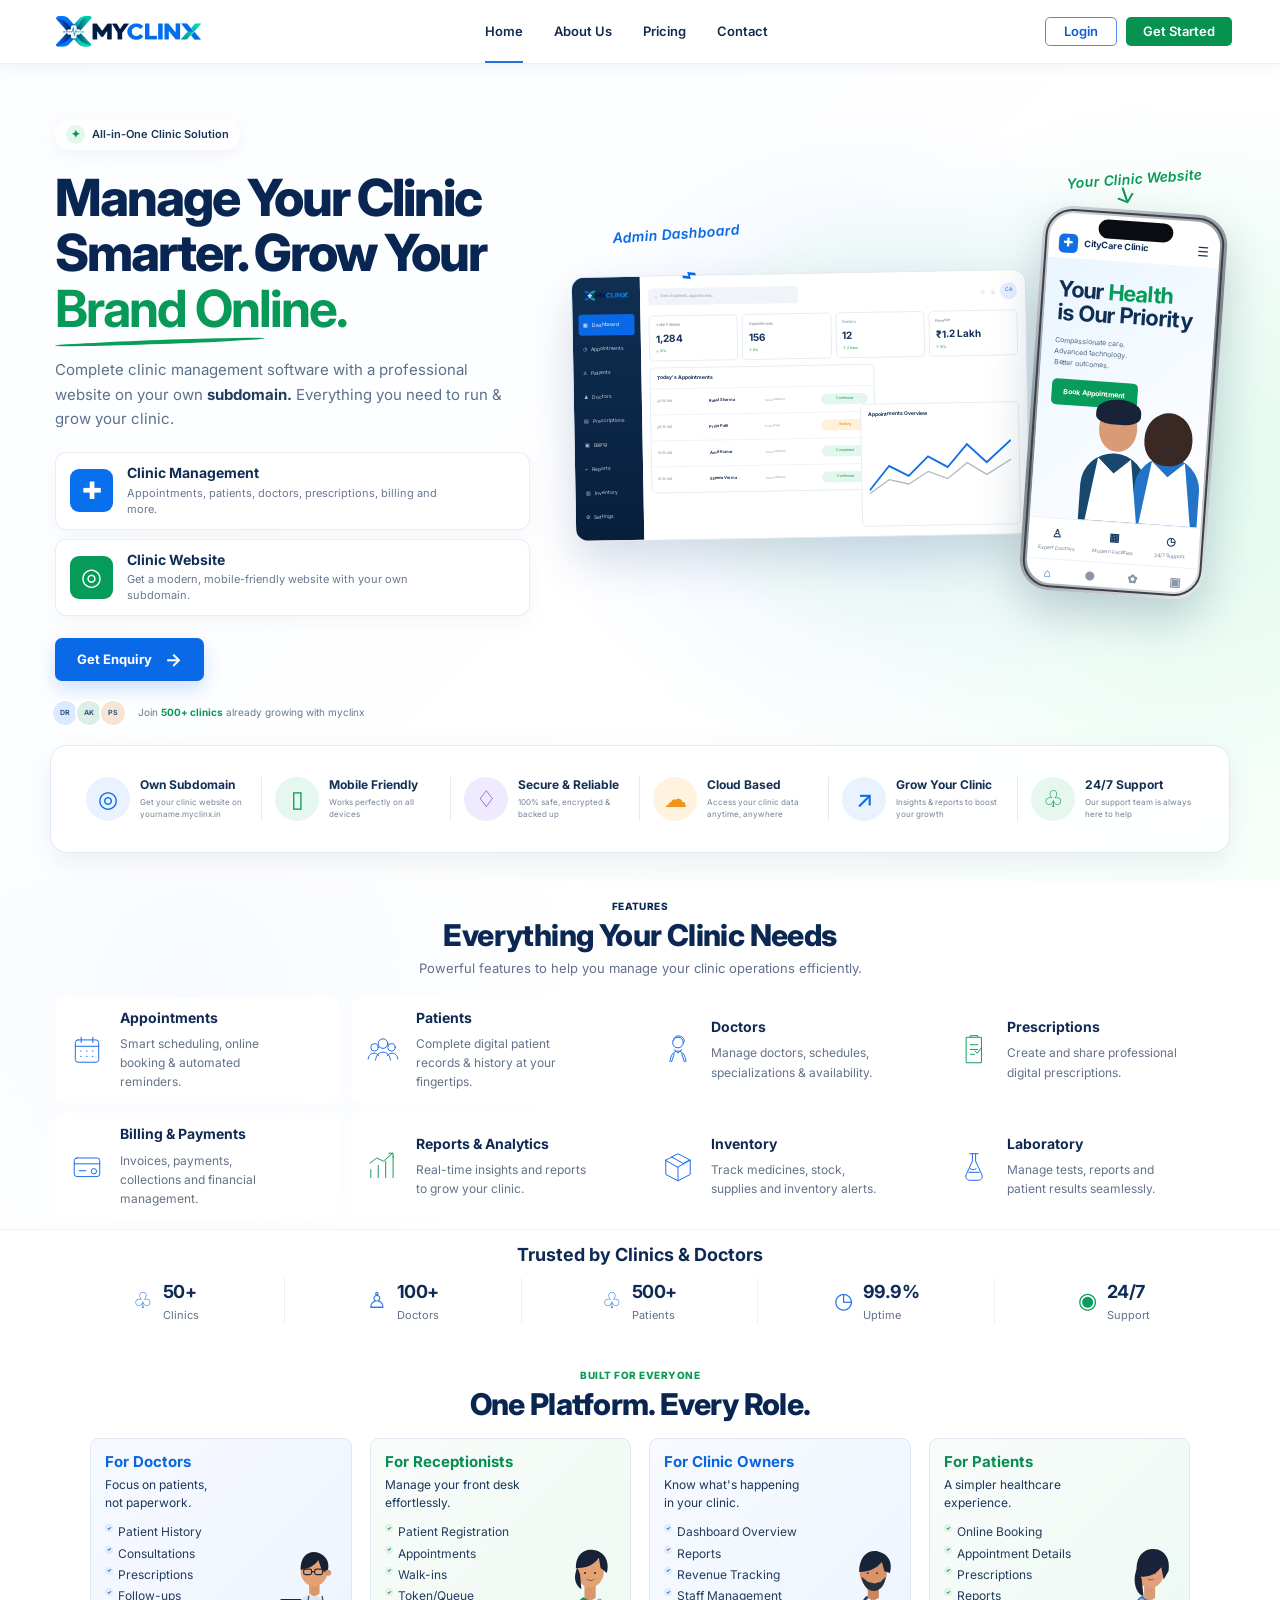
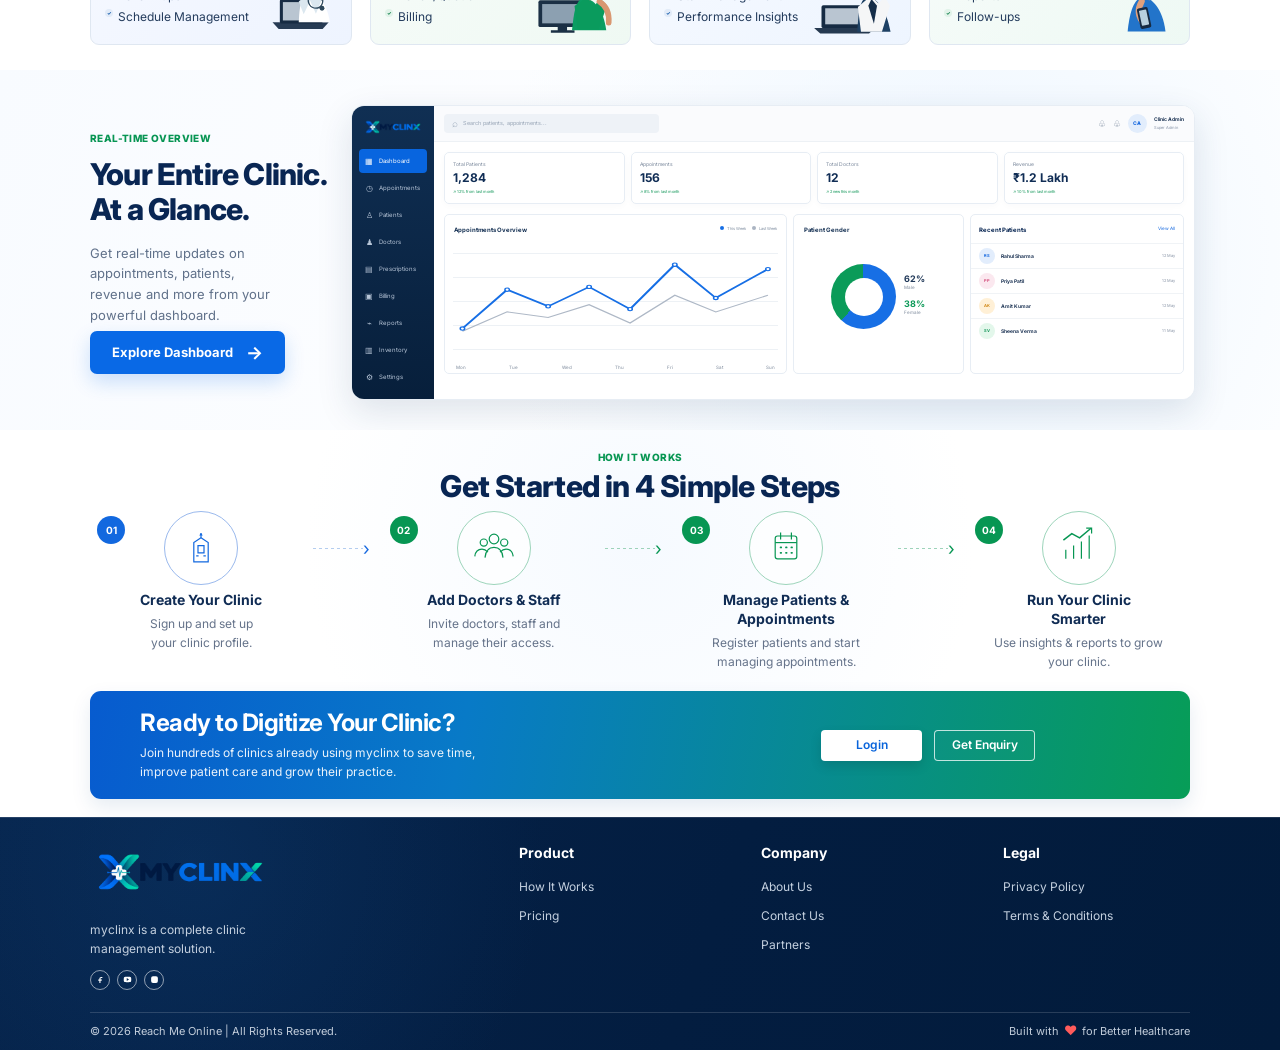
<file: index.html>
<!DOCTYPE html>
<html lang="en">
<head>
  <meta charset="UTF-8">
  <meta name="viewport" content="width=device-width, initial-scale=1.0">
  <title>
    Clinic Management Software for Doctors & Clinics | myclinx
  </title>

  <script type="application/ld+json">
    {
      "@context": "https://schema.org",
      "@type": "SoftwareApplication",
      "name": "myclinx",
      "applicationCategory": "BusinessApplication",
      "applicationSubCategory": "Clinic Management Software",
      "operatingSystem": "Web",
      "url": "https://myclinx.in/",
      "description": "Smart clinic management software for doctors, clinics and healthcare businesses.",
      "offers": {
        "@type": "Offer",
        "price": "10",
        "priceCurrency": "INR"
      }
    }
  </script>

  <meta name="description"
  content="myclinx is a smart clinic management software for doctors and clinics. Manage patients, appointments, doctors, prescriptions, billing, reports and daily clinic operations in one powerful platform.">

  <link rel="canonical" href="https://myclinx.in/">

  <meta name="robots" content="index, follow, max-image-preview:large">
  <link rel="preconnect" href="https://fonts.googleapis.com">
  <link rel="preconnect" href="https://fonts.gstatic.com" crossorigin>
  <link href="https://fonts.googleapis.com/css2?family=Inter:wght@400;500;600;700;800&display=swap" rel="stylesheet">
  <link rel="stylesheet" href="style.css">
  <style>
    /* Official MyClinx logo */
    .myclinx-logo {
      display: flex;
      align-items: center;
      text-decoration: none;
    }
    .myclinx-logo-img {
      display: block;
      width: 190px;
      height: auto;
      max-width: 100%;
    }

    .myclinx-heromain-dashboard-logo,
    .myclinxdash-logo {
      display: flex;
      align-items: center;
    }
    .myclinx-dashboard-logo-img {
      display: block;
      width: 105px;
      height: auto;
      max-width: 100%;
    }

    .myclinx-footer-logo {
      display: inline-flex;
      align-items: center;
      text-decoration: none;
    }
    .myclinx-footer-logo-img {
      display: block;
      width: 180px;
      height: auto;
      max-width: 100%;
    }

    @media (max-width: 768px) {
      .myclinx-logo-img {
        width: 155px;
      }
      .myclinx-footer-logo-img {
        width: 155px;
      }
    }
  </style>
</head>
<body>

<header class="myclinx-header">
  <div class="myclinx-container myclinx-nav">
    <a class="myclinx-logo" href="#" aria-label="myclinx">
      <img class="myclinx-logo-img" src="MyClinx-FinalLOGO.svg" alt="myclinx - Smart Clinic Management">
    </a>

    <button class="myclinx-menu" id="myclinxMenu" aria-label="Open menu">
      <span></span><span></span><span></span>
    </button>

    <nav class="myclinx-navigation" id="myclinxNavigation">
      <a class="active" href="index.html">Home</a>
      <a href="about.html">About Us</a>
      <a href="price.html">Pricing</a>
      <a href="contact.html">Contact</a>
    </nav>

    <div class="myclinx-nav-actions">
      <a class="myclinx-login" href="https://admin.myclinx.in/login">Login</a>
      <a class="myclinx-start" href="contact.html">Get Started</a>
    </div>
  </div>
</header>

<main>

<!-- =========================================
     myclinx HERO MAIN
========================================= -->

<section class="myclinx-heromain">

    <div class="myclinx-heromain-container">

        <!-- =================================
             HERO CONTENT
        ================================== -->

        <div class="myclinx-heromain-content">

            <div class="myclinx-heromain-badge">
                <span class="myclinx-heromain-badge-icon">✦</span>
                All-in-One Clinic Solution
            </div>

            <h1 class="myclinx-heromain-title">
                Manage Your Clinic
                <br>
                Smarter. Grow Your
                <strong>Brand Online.</strong>
            </h1>

            <p class="myclinx-heromain-description">
                Complete clinic management software with a
                professional website on your own
                <b>subdomain.</b>
                Everything you need to run &amp; grow your clinic.
            </p>


            <!-- FEATURES -->

            <div class="myclinx-heromain-features">

                <div class="myclinx-heromain-feature">

                    <div class="myclinx-heromain-feature-icon blue">
                        ✚
                    </div>

                    <div>
                        <h3>Clinic Management</h3>

                        <p>
                            Appointments, patients, doctors,
                            prescriptions, billing and more.
                        </p>
                    </div>

                </div>


                <div class="myclinx-heromain-feature">

                    <div class="myclinx-heromain-feature-icon green">
                        ◎
                    </div>

                    <div>
                        <h3>Clinic Website</h3>

                        <p>
                            Get a modern, mobile-friendly website
                            with your own subdomain.
                        </p>
                    </div>

                </div>

            </div>


            <!-- BUTTONS -->

            <div class="myclinx-heromain-actions">

                <a href="#" class="myclinx-heromain-btn primary">
                    Get Enquiry
                    <span>→</span>
                </a>

               <!--  <a href="#" class="myclinx-heromain-btn secondary">
                    <span class="play">▷</span>
                    Watch Demo
                </a> -->
            </div>


            <!-- TRUST -->

            <div class="myclinx-heromain-trust">

                <div class="myclinx-heromain-avatars">

                    <span>DR</span>
                    <span>AK</span>
                    <span>PS</span>

                </div>

                <p>
                    Join <b>500+ clinics</b> already growing with myclinx
                </p>

            </div>

        </div>


        <!-- =================================
             VISUAL AREA
        ================================== -->

        <div class="myclinx-heromain-visual">


            <!-- Decorative circle -->

            <div class="myclinx-heromain-glow"></div>


            <!-- ADMIN LABEL -->

            <div class="myclinx-heromain-label dashboard-label">
                <span>Admin Dashboard</span>
                <b>⌁</b>
            </div>


            <!-- =================================
                 DASHBOARD
            ================================== -->

            <div class="myclinx-heromain-dashboard">

                <!-- Sidebar -->

                <div class="myclinx-heromain-dashboard-side">

                    <div class="myclinx-heromain-dashboard-logo">
                        <img class="myclinx-dashboard-logo-img" src="MyClinx-FinalLOGO.svg" alt="myclinx">
                    </div>

                    <div class="myclinx-heromain-dashboard-menu">

                        <a class="active">▦ <span>Dashboard</span></a>
                        <a>◷ <span>Appointments</span></a>
                        <a>♙ <span>Patients</span></a>
                        <a>♟ <span>Doctors</span></a>
                        <a>▤ <span>Prescriptions</span></a>
                        <a>▣ <span>Billing</span></a>
                        <a>⌁ <span>Reports</span></a>
                        <a>▥ <span>Inventory</span></a>
                        <a>⚙ <span>Settings</span></a>

                    </div>

                </div>


                <!-- Dashboard Main -->

                <div class="myclinx-heromain-dashboard-main">

                    <div class="myclinx-heromain-dashboard-top">

                        <div class="myclinx-heromain-dashboard-search">
                            ⌕ &nbsp; Search patients, appointments...
                        </div>

                        <div class="myclinx-heromain-dashboard-user">
                            <span>♧</span>
                            <span>♧</span>

                            <i>CA</i>

                        </div>

                    </div>


                    <!-- Stats -->

                    <div class="myclinx-heromain-dashboard-stats">

                        <div>
                            <small>Total Patients</small>
                            <strong>1,284</strong>
                            <em>↑ 12%</em>
                        </div>

                        <div>
                            <small>Appointments</small>
                            <strong>156</strong>
                            <em>↑ 8%</em>
                        </div>

                        <div>
                            <small>Doctors</small>
                            <strong>12</strong>
                            <em>↑ 2 New</em>
                        </div>

                        <div>
                            <small>Revenue</small>
                            <strong>₹1.2 Lakh</strong>
                            <em>↑ 10%</em>
                        </div>

                    </div>


                    <!-- Appointment -->

                    <div class="myclinx-heromain-dashboard-appointment">

                        <div class="myclinx-heromain-panel-title">
                            Today's Appointments
                        </div>

                        <div class="myclinx-heromain-appointment-row">
                            <span>09:00 AM</span>
                            <b>Rahul Sharma</b>
                            <small>Consultation</small>
                            <i>Confirmed</i>
                        </div>

                        <div class="myclinx-heromain-appointment-row">
                            <span>09:30 AM</span>
                            <b>Priya Patil</b>
                            <small>Follow-up</small>
                            <i class="waiting">Waiting</i>
                        </div>

                        <div class="myclinx-heromain-appointment-row">
                            <span>10:00 AM</span>
                            <b>Amit Kumar</b>
                            <small>Consultation</small>
                            <i>Completed</i>
                        </div>

                        <div class="myclinx-heromain-appointment-row">
                            <span>10:30 AM</span>
                            <b>Sheena Verma</b>
                            <small>Consultation</small>
                            <i>Confirmed</i>
                        </div>

                    </div>


                    <!-- Mini Chart -->

                    <div class="myclinx-heromain-dashboard-chart">

                        <div class="myclinx-heromain-panel-title">
                            Appointments Overview
                        </div>

                        <svg viewBox="0 0 300 110"
                             preserveAspectRatio="none">

                            <polyline
                                points="5,90 45,55 85,70 125,42 165,58 205,25 245,52 295,20"
                                fill="none"
                                stroke="#146de5"
                                stroke-width="3"
                            />

                            <polyline
                                points="5,95 45,75 85,82 125,64 165,75 205,52 245,70 295,48"
                                fill="none"
                                stroke="#aeb8c5"
                                stroke-width="2"
                            />

                        </svg>

                    </div>

                </div>

            </div>


            <!-- =================================
                 PHONE / CLINIC WEBSITE
            ================================== -->

            <div class="myclinx-heromain-phone-label">
                <span>Your Clinic Website</span>
                <b>↘</b>
            </div>


            <div class="myclinx-heromain-phone">

                <div class="myclinx-heromain-phone-notch"></div>

                <div class="myclinx-heromain-phone-screen">

                    <!-- Phone Header -->

                    <div class="myclinx-heromain-phone-header">

                        <div class="myclinx-heromain-clinic-logo">
                            ✚
                        </div>

                        <strong>CityCare Clinic</strong>

                        <span>☰</span>

                    </div>


                    <!-- Hero -->

                    <div class="myclinx-heromain-phone-hero">

                        <h2>
                            Your <span>Health</span>
                            <br>
                            is Our Priority
                        </h2>

                        <p>
                            Compassionate care.<br>
                            Advanced technology.<br>
                            Better outcomes.
                        </p>

                        <a href="#">
                            Book Appointment
                        </a>


                        <!-- Doctor illustration -->

                        <div class="myclinx-heromain-doctors">

                            <div class="myclinx-heromain-doctor male">

                                <div class="head"></div>
                                <div class="hair"></div>
                                <div class="body"></div>
                                <div class="coat"></div>

                            </div>

                            <div class="myclinx-heromain-doctor female">

                                <div class="head"></div>
                                <div class="hair"></div>
                                <div class="body"></div>
                                <div class="coat"></div>

                            </div>

                        </div>

                    </div>


                    <!-- Phone Info -->

                    <div class="myclinx-heromain-phone-info">

                        <div>
                            <strong>♙</strong>
                            <span>Expert Doctors</span>
                        </div>

                        <div>
                            <strong>▦</strong>
                            <span>Modern Facilities</span>
                        </div>

                        <div>
                            <strong>◷</strong>
                            <span>24/7 Support</span>
                        </div>

                    </div>


                    <!-- Phone Bottom -->

                    <div class="myclinx-heromain-phone-nav">

                        <div class="active">
                            <b>⌂</b>
                            <span>Home</span>
                        </div>

                        <div>
                            <b>●</b>
                            <span>About</span>
                        </div>

                        <div>
                            <b>✿</b>
                            <span>Services</span>
                        </div>

                        <div>
                            <b>▣</b>
                            <span>Contact</span>
                        </div>

                    </div>

                </div>

            </div>

        </div>

    </div>


    <!-- =========================================
         BENEFITS
    ========================================== -->

    <div class="myclinx-heromain-benefits">

        <div class="myclinx-heromain-benefit">

            <div class="myclinx-heromain-benefit-icon blue">
                ◎
            </div>

            <div>
                <h3>Own Subdomain</h3>
                <p>
                    Get your clinic website on
                    yourname.myclinx.in
                </p>
            </div>

        </div>


        <div class="myclinx-heromain-benefit">

            <div class="myclinx-heromain-benefit-icon green">
                ▯
            </div>

            <div>
                <h3>Mobile Friendly</h3>
                <p>
                    Works perfectly on
                    all devices
                </p>
            </div>

        </div>


        <div class="myclinx-heromain-benefit">

            <div class="myclinx-heromain-benefit-icon purple">
                ♢
            </div>

            <div>
                <h3>Secure &amp; Reliable</h3>
                <p>
                    100% safe, encrypted
                    &amp; backed up
                </p>
            </div>

        </div>


        <div class="myclinx-heromain-benefit">

            <div class="myclinx-heromain-benefit-icon orange">
                ☁
            </div>

            <div>
                <h3>Cloud Based</h3>
                <p>
                    Access your clinic data
                    anytime, anywhere
                </p>
            </div>

        </div>


        <div class="myclinx-heromain-benefit">

            <div class="myclinx-heromain-benefit-icon blue">
                ↗
            </div>

            <div>
                <h3>Grow Your Clinic</h3>
                <p>
                    Insights &amp; reports to
                    boost your growth
                </p>
            </div>

        </div>


        <div class="myclinx-heromain-benefit">

            <div class="myclinx-heromain-benefit-icon green">
                ♧
            </div>

            <div>
                <h3>24/7 Support</h3>
                <p>
                    Our support team is
                    always here to help
                </p>
            </div>

        </div>

    </div>

</section>

<!-- hero section end -->




<section class="myclinx-features" id="features">
  <div class="myclinx-features-container">

    <div class="myclinx-section-heading">
      <span>FEATURES</span>
      <h2>Everything Your Clinic Needs</h2>
      <p>Powerful features to help you manage your clinic operations efficiently.</p>
    </div>

    <div class="myclinx-feature-grid">

      <article class="myclinx-feature-card">
        <div class="myclinx-feature-icon blue">
          <svg viewBox="0 0 64 64" aria-hidden="true">
            <rect x="10" y="13" width="44" height="42" rx="5"></rect>
            <path d="M10 25h44M21 8v10M43 8v10M20 34h1M31 34h1M42 34h1M20 44h1M31 44h1M42 44h1"></path>
          </svg>
        </div>
        <div class="myclinx-feature-content">
          <h3>Appointments</h3>
          <p>Smart scheduling, online booking &amp; automated reminders.</p>
        </div>
      </article>

      <article class="myclinx-feature-card">
        <div class="myclinx-feature-icon blue">
          <svg viewBox="0 0 64 64" aria-hidden="true">
            <circle cx="32" cy="20" r="9"></circle>
            <circle cx="16" cy="27" r="7"></circle>
            <circle cx="48" cy="27" r="7"></circle>
            <path d="M18 51c1-10 7-15 14-15s13 5 14 15M4 49c1-7 5-11 11-11 4 0 7 2 9 5M40 43c2-3 5-5 9-5 6 0 10 4 11 11"></path>
          </svg>
        </div>
        <div class="myclinx-feature-content">
          <h3>Patients</h3>
          <p>Complete digital patient records &amp; history at your fingertips.</p>
        </div>
      </article>

      <article class="myclinx-feature-card">
        <div class="myclinx-feature-icon blue">
          <svg viewBox="0 0 64 64" aria-hidden="true">
            <circle cx="32" cy="18" r="10"></circle>
            <path d="M17 54c1-12 6-20 15-20s14 8 15 20M25 31l7 7 7-7M23 14c2-7 7-10 13-8 5 1 8 5 8 10"></path>
            <path d="M25 39l-5 15M39 39l5 15"></path>
          </svg>
        </div>
        <div class="myclinx-feature-content">
          <h3>Doctors</h3>
          <p>Manage doctors, schedules, specializations &amp; availability.</p>
        </div>
      </article>

      <article class="myclinx-feature-card">
        <div class="myclinx-feature-icon green">
          <svg viewBox="0 0 64 64" aria-hidden="true">
            <path d="M18 8h28v48H18z"></path>
            <path d="M25 8v-3h14v3M25 22h14M25 31h14M25 40h8"></path>
            <path d="M34 34l4 4 8-10"></path>
          </svg>
        </div>
        <div class="myclinx-feature-content">
          <h3>Prescriptions</h3>
          <p>Create and share professional digital prescriptions.</p>
        </div>
      </article>

      <article class="myclinx-feature-card">
        <div class="myclinx-feature-icon blue">
          <svg viewBox="0 0 64 64" aria-hidden="true">
            <rect x="8" y="15" width="48" height="35" rx="5"></rect>
            <path d="M8 26h48M17 39h13"></path>
            <circle cx="45" cy="40" r="5"></circle>
          </svg>
        </div>
        <div class="myclinx-feature-content">
          <h3>Billing &amp; Payments</h3>
          <p>Invoices, payments, collections and financial management.</p>
        </div>
      </article>

      <article class="myclinx-feature-card">
        <div class="myclinx-feature-icon green">
          <svg viewBox="0 0 64 64" aria-hidden="true">
            <path d="M9 52V37M23 52V29M37 52V21M51 52V12"></path>
            <path d="M7 25l13-10 13 6 17-15"></path>
            <path d="M43 6h8v8"></path>
          </svg>
        </div>
        <div class="myclinx-feature-content">
          <h3>Reports &amp; Analytics</h3>
          <p>Real-time insights and reports to grow your clinic.</p>
        </div>
      </article>

      <article class="myclinx-feature-card">
        <div class="myclinx-feature-icon blue">
          <svg viewBox="0 0 64 64" aria-hidden="true">
            <path d="M9 19l23-12 23 12-23 13z"></path>
            <path d="M9 19v27l23 12 23-12V19M32 32v26"></path>
            <path d="M20 13l23 13M44 24l8-4"></path>
          </svg>
        </div>
        <div class="myclinx-feature-content">
          <h3>Inventory</h3>
          <p>Track medicines, stock, supplies and inventory alerts.</p>
        </div>
      </article>

      <article class="myclinx-feature-card">
        <div class="myclinx-feature-icon blue">
          <svg viewBox="0 0 64 64" aria-hidden="true">
            <path d="M24 7h16M29 7v14L17 47c-2 5 2 10 7 10h16c5 0 9-5 7-10L35 21V7"></path>
            <path d="M22 42h20M25 35c4 3 7 3 11 0"></path>
          </svg>
        </div>
        <div class="myclinx-feature-content">
          <h3>Laboratory</h3>
          <p>Manage tests, reports and patient results seamlessly.</p>
        </div>
      </article>

    </div>
  </div>
</section>
<!-- feature section end -->


<section class="myclinx-trusted">
  <div class="myclinx-container">
    <div class="trusted-title">Trusted by Clinics &amp; Doctors</div>
    <div class="trusted-grid">
      <div class="trusted-item"><span class="trusted-icon">♧</span><div><strong>50+</strong><small>Clinics</small></div></div>
      <div class="trusted-item"><span class="trusted-icon">♙</span><div><strong>100+</strong><small>Doctors</small></div></div>
      <div class="trusted-item"><span class="trusted-icon">♧</span><div><strong>500+</strong><small>Patients</small></div></div>
      <div class="trusted-item"><span class="trusted-icon">◷</span><div><strong>99.9%</strong><small>Uptime</small></div></div>
      <div class="trusted-item"><span class="trusted-icon green">◉</span><div><strong>24/7</strong><small>Support</small></div></div>
    </div>
  </div>
</section>

<!-- trusted section end -->



<!-- madx Role Start -->

<!-- =========================
     myclinx ROLE MODULE
========================= -->
<section class="myclinxrole-section" id="myclinxrole">
    <div class="myclinxrole-container">

        <!-- Heading -->
        <div class="myclinxrole-heading">
            <span>BUILT FOR EVERYONE</span>
            <h2>One Platform. Every Role.</h2>
        </div>

        <!-- Role Cards -->
        <div class="myclinxrole-grid">

            <!-- Doctors -->
            <div class="myclinxrole-card myclinxrole-doctor">
                <div class="myclinxrole-card-content">
                    <h3>For Doctors</h3>
                    <p>Focus on patients,<br>not paperwork.</p>

                    <ul>
                        <li>Patient History</li>
                        <li>Consultations</li>
                        <li>Prescriptions</li>
                        <li>Follow-ups</li>
                        <li>Schedule Management</li>
                    </ul>
                </div>

                <div class="myclinxrole-illustration myclinxrole-doctor-img">
                    <svg viewBox="0 0 180 180" xmlns="http://www.w3.org/2000/svg">
                        <!-- Laptop -->
                        <path d="M45 142h92l-10 11H55z" fill="#273b54"/>
                        <rect x="57" y="104" width="70" height="40" rx="3" fill="#172b43"/>
                        <rect x="62" y="109" width="60" height="30" fill="#b9c5d1"/>

                        <!-- Body -->
                        <path d="M105 93c15 4 29 18 34 49H88c1-25 3-42 17-49z"
                              fill="#fff"/>
                        <path d="M111 95l15 9-10 24-11-25z" fill="#dbe7ef"/>
                        <path d="M102 96l-14 12 8 21 12-25z" fill="#dbe7ef"/>

                        <!-- Neck -->
                        <path d="M105 75h17v20c-5 5-12 5-17 0z" fill="#d9976b"/>

                        <!-- Face -->
                        <ellipse cx="113" cy="58" rx="22" ry="25" fill="#e4a174"/>

                        <!-- Hair -->
                        <path d="M91 56c-1-24 16-34 31-27 13 6 18 18 12 34l-9-8-5-15c-6 10-18 15-29 16z"
                              fill="#182033"/>

                        <!-- Ear -->
                        <circle cx="136" cy="61" r="5" fill="#d9966a"/>

                        <!-- Glasses -->
                        <rect x="96" y="55" width="13" height="9" rx="3"
                              fill="none" stroke="#1b2b3d" stroke-width="2"/>
                        <rect x="114" y="55" width="13" height="9" rx="3"
                              fill="none" stroke="#1b2b3d" stroke-width="2"/>
                        <path d="M109 59h5" stroke="#1b2b3d" stroke-width="2"/>

                        <!-- Stethoscope -->
                        <path d="M105 98c-5 13 3 21 11 21s14-8 10-20"
                              fill="none" stroke="#2d485d" stroke-width="2"/>
                        <circle cx="126" cy="119" r="4" fill="#2d485d"/>
                    </svg>
                </div>
            </div>


            <!-- Receptionist -->
            <div class="myclinxrole-card myclinxrole-receptionist">
                <div class="myclinxrole-card-content">
                    <h3>For Receptionists</h3>
                    <p>Manage your front desk<br>effortlessly.</p>

                    <ul>
                        <li>Patient Registration</li>
                        <li>Appointments</li>
                        <li>Walk-ins</li>
                        <li>Token/Queue</li>
                        <li>Billing</li>
                    </ul>
                </div>

                <div class="myclinxrole-illustration myclinxrole-reception-img">
                    <svg viewBox="0 0 180 180" xmlns="http://www.w3.org/2000/svg">

                        <!-- Monitor -->
                        <rect x="28" y="105" width="72" height="43" rx="3"
                              fill="#1b3045"/>
                        <rect x="34" y="111" width="60" height="31"
                              fill="#8ca0b1"/>
                        <path d="M59 148h15v7H59z" fill="#1b3045"/>
                        <path d="M48 155h38" stroke="#1b3045" stroke-width="4"/>

                        <!-- Body -->
                        <path d="M100 100c18 4 32 18 37 53H82c3-28 5-46 18-53z"
                              fill="#0b9d62"/>

                        <!-- Shirt -->
                        <path d="M105 101l14 12 8-11 11 11-13 39H91l-5-38z"
                              fill="#0a9b5d"/>

                        <!-- Neck -->
                        <path d="M102 77h18v24c-6 5-12 5-18 0z"
                              fill="#d99770"/>

                        <!-- Face -->
                        <ellipse cx="111" cy="59" rx="22" ry="25" fill="#e3a174"/>

                        <!-- Hair -->
                        <path d="M89 60c-4-25 10-38 27-36 18 2 27 18 22 37l-10-8-3-16c-7 10-20 17-36 16z"
                              fill="#172238"/>

                        <!-- Hair side -->
                        <path d="M91 53c-8 13-4 28 6 34l-2-23z" fill="#172238"/>

                        <!-- Face details -->
                        <circle cx="103" cy="61" r="1.5" fill="#222"/>
                        <circle cx="119" cy="61" r="1.5" fill="#222"/>
                        <path d="M106 71c4 3 8 3 11 0" fill="none"
                              stroke="#8b4e43" stroke-width="1.5"/>

                        <!-- Arm -->
                        <path d="M126 107c13 8 16 21 15 34"
                              fill="none" stroke="#d99770" stroke-width="9"
                              stroke-linecap="round"/>

                    </svg>
                </div>
            </div>


            <!-- Clinic Owners -->
            <div class="myclinxrole-card myclinxrole-owner">
                <div class="myclinxrole-card-content">
                    <h3>For Clinic Owners</h3>
                    <p>Know what's happening<br>in your clinic.</p>

                    <ul>
                        <li>Dashboard Overview</li>
                        <li>Reports</li>
                        <li>Revenue Tracking</li>
                        <li>Staff Management</li>
                        <li>Performance Insights</li>
                    </ul>
                </div>

                <div class="myclinxrole-illustration myclinxrole-owner-img">
                    <svg viewBox="0 0 180 180" xmlns="http://www.w3.org/2000/svg">

                        <!-- Laptop -->
                        <rect x="30" y="113" width="75" height="37"
                              rx="3" fill="#162b43"/>
                        <rect x="36" y="118" width="63" height="26"
                              fill="#b9c5d1"/>
                        <path d="M18 150h99l-10 9H28z" fill="#263a51"/>

                        <!-- Body / Suit -->
                        <path d="M103 98c19 5 32 21 39 58H88c2-29 3-49 15-58z"
                              fill="#1e4164"/>

                        <!-- Shirt -->
                        <path d="M110 98l12 12 11-10 8 14-13 42H94l-5-40z"
                              fill="#f5f6f7"/>

                        <!-- Tie -->
                        <path d="M111 103l9 11-5 29-9-29z" fill="#152d48"/>

                        <!-- Neck -->
                        <path d="M105 78h18v22c-5 6-13 6-18 0z"
                              fill="#ca865f"/>

                        <!-- Face -->
                        <ellipse cx="114" cy="61" rx="22" ry="25"
                                 fill="#d89468"/>

                        <!-- Hair -->
                        <path d="M91 59c0-25 15-37 31-33 16 4 24 17 19 35l-9-3-4-15c-10 11-20 16-37 16z"
                              fill="#172337"/>

                        <!-- Beard -->
                        <path d="M95 67c2 15 10 23 20 23 11 0 18-10 19-23l-8 8-10 3-11-3z"
                              fill="#26303c"/>

                        <!-- Eyes -->
                        <circle cx="105" cy="61" r="1.5" fill="#172337"/>
                        <circle cx="120" cy="61" r="1.5" fill="#172337"/>

                    </svg>
                </div>
            </div>


            <!-- Patients -->
            <div class="myclinxrole-card myclinxrole-patient">
                <div class="myclinxrole-card-content">
                    <h3>For Patients</h3>
                    <p>A simpler healthcare<br>experience.</p>

                    <ul>
                        <li>Online Booking</li>
                        <li>Appointment Details</li>
                        <li>Prescriptions</li>
                        <li>Reports</li>
                        <li>Follow-ups</li>
                    </ul>
                </div>

                <div class="myclinxrole-illustration myclinxrole-patient-img">
                    <svg viewBox="0 0 180 180" xmlns="http://www.w3.org/2000/svg">

                        <!-- Body -->
                        <path d="M96 99c18 4 34 20 39 58H73c3-28 8-49 23-58z"
                              fill="#2274ca"/>

                        <!-- Neck -->
                        <path d="M100 79h18v23c-5 5-13 5-18 0z"
                              fill="#d99a76"/>

                        <!-- Face -->
                        <ellipse cx="110" cy="61" rx="22" ry="25"
                                 fill="#e0a07c"/>

                        <!-- Hair -->
                        <path d="M88 59c-2-24 11-38 28-37 18 1 27 16 24 36l-8 14-4-20c-8 11-20 17-36 15z"
                              fill="#182238"/>

                        <!-- Hair back -->
                        <path d="M89 53c-9 17-4 42 10 46l-3-28z"
                              fill="#182238"/>

                        <!-- Face -->
                        <circle cx="103" cy="61" r="1.5" fill="#172337"/>
                        <circle cx="118" cy="61" r="1.5" fill="#172337"/>
                        <path d="M106 71c3 2 7 2 10 0" fill="none"
                              stroke="#8b5147" stroke-width="1.5"/>

                        <!-- Arm holding phone -->
                        <path d="M96 108c-7 12-6 25 4 36"
                              fill="none" stroke="#e0a07c" stroke-width="10"
                              stroke-linecap="round"/>

                        <!-- Phone -->
                        <rect x="91" y="118" width="18" height="34"
                              rx="3" fill="#172b43"
                              transform="rotate(-12 100 135)"/>
                        <rect x="94" y="122" width="12" height="25"
                              rx="1" fill="#b9d1df"
                              transform="rotate(-12 100 135)"/>

                    </svg>
                </div>
            </div>

        </div>
    </div>
</section>

<!-- madx Role end -->

<!-- dash get start module start -->
<section class="myclinxoverview" id="overview">
    <div class="myclinxoverview-container">

        <!-- LEFT CONTENT -->
        <div class="myclinxoverview-copy">
            <span class="myclinxoverview-eyebrow">REAL-TIME OVERVIEW</span>

            <h2>
                Your Entire Clinic.<br>
                At a Glance.
            </h2>

            <p>
                Get real-time updates on appointments,
                patients, revenue and more from your
                powerful dashboard.
            </p>

            <a href="#" style="margin-top:5px;"  class="myclinx-heromain-btn primary">
                Explore Dashboard
                <span>→</span>
            </a>
        </div>


        <!-- DASHBOARD PREVIEW -->
        <div class="myclinxoverview-dashboard">

            <div class="myclinxdash">

                <!-- SIDEBAR -->
                <aside class="myclinxdash-sidebar">

                    <div class="myclinxdash-logo">
                        <img class="myclinx-dashboard-logo-img" src="MyClinx-FinalLOGO.svg" alt="myclinx">
                    </div>

                    <div class="myclinxdash-menu">

                        <a class="active">
                            <i>▦</i> Dashboard
                        </a>

                        <a>
                            <i>◷</i> Appointments
                        </a>

                        <a>
                            <i>♙</i> Patients
                        </a>

                        <a>
                            <i>♟</i> Doctors
                        </a>

                        <a>
                            <i>▤</i> Prescriptions
                        </a>

                        <a>
                            <i>▣</i> Billing
                        </a>

                        <a>
                            <i>⌁</i> Reports
                        </a>

                        <a>
                            <i>▥</i> Inventory
                        </a>

                        <a>
                            <i>⚙</i> Settings
                        </a>

                    </div>

                </aside>


                <!-- DASHBOARD MAIN -->
                <div class="myclinxdash-main">

                    <!-- TOP BAR -->
                    <div class="myclinxdash-topbar">

                        <div class="myclinxdash-search">
                            <span>⌕</span>
                            Search patients, appointments...
                        </div>

                        <div class="myclinxdash-admin">

                            <span class="myclinxdash-notification">♧</span>
                            <span class="myclinxdash-notification">♧</span>

                            <div class="myclinxdash-avatar">
                                CA
                            </div>

                            <div class="myclinxdash-admin-info">
                                <strong>Clinic Admin</strong>
                                <small>Super Admin</small>
                            </div>

                        </div>

                    </div>


                    <!-- STATS -->
                    <div class="myclinxdash-stats">

                        <div class="myclinxdash-stat">
                            <small>Total Patients</small>
                            <strong>1,284</strong>
                            <em>↗ 12% from last month</em>
                        </div>

                        <div class="myclinxdash-stat">
                            <small>Appointments</small>
                            <strong>156</strong>
                            <em>↗ 8% from last month</em>
                        </div>

                        <div class="myclinxdash-stat">
                            <small>Total Doctors</small>
                            <strong>12</strong>
                            <em>↗ 2 new this month</em>
                        </div>

                        <div class="myclinxdash-stat">
                            <small>Revenue</small>
                            <strong>₹1.2 Lakh</strong>
                            <em>↗ 10% from last month</em>
                        </div>

                    </div>


                    <!-- DASHBOARD CONTENT -->
                    <div class="myclinxdash-content">

                        <!-- APPOINTMENT CHART -->
                        <div class="myclinxdash-panel myclinxdash-chart-panel">

                            <div class="myclinxdash-panel-title">
                                <strong>Appointments Overview</strong>

                                <span>
                                    <i class="blue-dot"></i>
                                    This Week
                                    <i class="gray-dot"></i>
                                    Last Week
                                </span>
                            </div>

                            <div class="myclinxdash-chart">

                                <div class="chart-lines">
                                    <span></span>
                                    <span></span>
                                    <span></span>
                                    <span></span>
                                    <span></span>
                                </div>

                                <svg viewBox="0 0 430 180"
                                     preserveAspectRatio="none">

                                    <polyline
                                        points="10,145 70,75 125,105 180,70 235,110 295,30 350,90 420,38"
                                        fill="none"
                                        stroke="#176fe5"
                                        stroke-width="3"
                                    />

                                    <polyline
                                        points="10,150 70,115 125,125 180,102 235,135 295,85 350,115 420,85"
                                        fill="none"
                                        stroke="#aeb8c6"
                                        stroke-width="2"
                                    />

                                    <g fill="#fff"
                                       stroke="#176fe5"
                                       stroke-width="2">

                                        <circle cx="10" cy="145" r="3"/>
                                        <circle cx="70" cy="75" r="3"/>
                                        <circle cx="125" cy="105" r="3"/>
                                        <circle cx="180" cy="70" r="3"/>
                                        <circle cx="235" cy="110" r="3"/>
                                        <circle cx="295" cy="30" r="3"/>
                                        <circle cx="350" cy="90" r="3"/>
                                        <circle cx="420" cy="38" r="3"/>

                                    </g>

                                </svg>

                                <div class="chart-days">
                                    <span>Mon</span>
                                    <span>Tue</span>
                                    <span>Wed</span>
                                    <span>Thu</span>
                                    <span>Fri</span>
                                    <span>Sat</span>
                                    <span>Sun</span>
                                </div>

                            </div>

                        </div>


                        <!-- GENDER -->
                        <div class="myclinxdash-panel gender-panel">

                            <strong>Patient Gender</strong>

                            <div class="gender-content">

                                <div class="gender-chart">
                                    <div></div>
                                </div>

                                <div class="gender-info">

                                    <strong>62%</strong>
                                    <small>Male</small>

                                    <strong class="female">
                                        38%
                                    </strong>

                                    <small>Female</small>

                                </div>

                            </div>

                        </div>


                        <!-- RECENT PATIENTS -->
                        <div class="myclinxdash-panel patients-panel">

                            <div class="patients-heading">
                                <strong>Recent Patients</strong>
                                <a href="#">View All</a>
                            </div>

                            <div class="patient-row">

                                <div class="patient-avatar blue">
                                    RS
                                </div>

                                <div>
                                    <strong>Rahul Sharma</strong>
                                    <small>12 May</small>
                                </div>

                            </div>


                            <div class="patient-row">

                                <div class="patient-avatar pink">
                                    PP
                                </div>

                                <div>
                                    <strong>Priya Patil</strong>
                                    <small>12 May</small>
                                </div>

                            </div>


                            <div class="patient-row">

                                <div class="patient-avatar yellow">
                                    AK
                                </div>

                                <div>
                                    <strong>Amit Kumar</strong>
                                    <small>12 May</small>
                                </div>

                            </div>


                            <div class="patient-row">

                                <div class="patient-avatar green">
                                    SV
                                </div>

                                <div>
                                    <strong>Sheena Verma</strong>
                                    <small>11 May</small>
                                </div>

                            </div>

                        </div>

                    </div>

                </div>

            </div>

        </div>

    </div>
</section>
<!-- dash get start module end -->

<!-- =========================================
     myclinx HOW IT WORKS
========================================= -->

<section class="myclinxworks" id="how-it-works">

    <div class="myclinxworks-container">

        <!-- Heading -->
        <div class="myclinxworks-heading">
            <span>HOW IT WORKS</span>
            <h2>Get Started in 4 Simple Steps</h2>
        </div>


        <!-- Steps -->
        <div class="myclinxworks-steps">

            <!-- STEP 1 -->
            <div class="myclinxworks-step">

                <div class="myclinxworks-step-top">

                    <div class="myclinxworks-number active">
                        01
                    </div>

                    <div class="myclinxworks-icon">

                        <svg viewBox="0 0 80 80">
                            <path d="M28 63V31l12-8 12 8v32H28Z"
                                  fill="none"
                                  stroke="currentColor"
                                  stroke-width="2"/>

                            <path d="M40 23V15"
                                  stroke="currentColor"
                                  stroke-width="2"/>

                            <path d="M35 36h10v12H35z"
                                  fill="none"
                                  stroke="currentColor"
                                  stroke-width="2"/>

                            <path d="M32 53h4M44 53h4"
                                  stroke="currentColor"
                                  stroke-width="2"/>

                            <path d="M40 15l-3 4h6z"
                                  fill="currentColor"/>
                        </svg>

                    </div>

                </div>

                <div class="myclinxworks-step-content">

                    <h3>Create Your Clinic</h3>

                    <p>
                        Sign up and set up<br>
                        your clinic profile.
                    </p>

                </div>

            </div>


            <!-- CONNECTOR -->
            <div class="myclinxworks-connector">
                <span></span>
                <b>›</b>
            </div>


            <!-- STEP 2 -->
            <div class="myclinxworks-step">

                <div class="myclinxworks-step-top">

                    <div class="myclinxworks-number green">
                        02
                    </div>

                    <div class="myclinxworks-icon green-icon">

                        <svg viewBox="0 0 80 80">

                            <circle cx="40"
                                    cy="25"
                                    r="8"
                                    fill="none"
                                    stroke="currentColor"
                                    stroke-width="2"/>

                            <circle cx="23"
                                    cy="31"
                                    r="6"
                                    fill="none"
                                    stroke="currentColor"
                                    stroke-width="2"/>

                            <circle cx="57"
                                    cy="31"
                                    r="6"
                                    fill="none"
                                    stroke="currentColor"
                                    stroke-width="2"/>

                            <path d="M25 56c1-11 7-17 15-17s14 6 15 17"
                                  fill="none"
                                  stroke="currentColor"
                                  stroke-width="2"/>

                            <path d="M8 54c1-8 6-12 12-12 4 0 7 2 10 5"
                                  fill="none"
                                  stroke="currentColor"
                                  stroke-width="2"/>

                            <path d="M50 47c3-3 6-5 10-5 6 0 11 4 12 12"
                                  fill="none"
                                  stroke="currentColor"
                                  stroke-width="2"/>

                        </svg>

                    </div>

                </div>

                <div class="myclinxworks-step-content">

                    <h3>Add Doctors &amp; Staff</h3>

                    <p>
                        Invite doctors, staff and<br>
                        manage their access.
                    </p>

                </div>

            </div>


            <!-- CONNECTOR -->
            <div class="myclinxworks-connector green-connector">
                <span></span>
                <b>›</b>
            </div>


            <!-- STEP 3 -->
            <div class="myclinxworks-step">

                <div class="myclinxworks-step-top">

                    <div class="myclinxworks-number green">
                        03
                    </div>

                    <div class="myclinxworks-icon green-icon">

                        <svg viewBox="0 0 80 80">

                            <rect x="22"
                                  y="20"
                                  width="36"
                                  height="38"
                                  rx="4"
                                  fill="none"
                                  stroke="currentColor"
                                  stroke-width="2"/>

                            <path d="M22 31h36"
                                  stroke="currentColor"
                                  stroke-width="2"/>

                            <path d="M31 14v12M49 14v12"
                                  stroke="currentColor"
                                  stroke-width="2"/>

                            <path d="M31 39h1M40 39h1M49 39h1M31 48h1M40 48h1M49 48h1"
                                  stroke="currentColor"
                                  stroke-width="3"
                                  stroke-linecap="round"/>

                        </svg>

                    </div>

                </div>

                <div class="myclinxworks-step-content">

                    <h3>Manage Patients &amp;<br>Appointments</h3>

                    <p>
                        Register patients and start<br>
                        managing appointments.
                    </p>

                </div>

            </div>


            <!-- CONNECTOR -->
            <div class="myclinxworks-connector green-connector">
                <span></span>
                <b>›</b>
            </div>


            <!-- STEP 4 -->
            <div class="myclinxworks-step">

                <div class="myclinxworks-step-top">

                    <div class="myclinxworks-number green">
                        04
                    </div>

                    <div class="myclinxworks-icon green-icon">

                        <svg viewBox="0 0 80 80">

                            <path d="M18 58V43"
                                  stroke="currentColor"
                                  stroke-width="2"/>

                            <path d="M31 58V36"
                                  stroke="currentColor"
                                  stroke-width="2"/>

                            <path d="M44 58V29"
                                  stroke="currentColor"
                                  stroke-width="2"/>

                            <path d="M57 58V19"
                                  stroke="currentColor"
                                  stroke-width="2"/>

                            <path d="M14 27l14-11 13 7 19-16"
                                  fill="none"
                                  stroke="currentColor"
                                  stroke-width="2.5"/>

                            <path d="M52 7h9v9"
                                  fill="none"
                                  stroke="currentColor"
                                  stroke-width="2"/>

                        </svg>

                    </div>

                </div>

                <div class="myclinxworks-step-content">

                    <h3>Run Your Clinic<br>Smarter</h3>

                    <p>
                        Use insights &amp; reports to grow<br>
                        your clinic.
                    </p>

                </div>

            </div>

        </div>


        <!-- CTA -->
        <div class="myclinxworks-cta">

            <div class="myclinxworks-cta-content">

                <h2>Ready to Digitize Your Clinic?</h2>

                <p>
                    Join hundreds of clinics already using myclinx to save time,<br>
                    improve patient care and grow their practice.
                </p>

            </div>


            <div class="myclinxworks-cta-buttons">

                <a href="#" class="myclinxworks-btn white">
                    Login
                </a>

                <a href="contact.html" class="myclinxworks-btn outline">
                    Get Enquiry
                </a>

            </div>


            <!-- Rocket -->
            <!-- <div class="myclinxworks-rocket">

                <svg viewBox="0 0 120 120">

                    <path d="M78 16c-20 3-38 18-47 37l17 17c20-9 35-27 38-47l-8-7Z"
                          fill="white"/>

                    <circle cx="70"
                            cy="36"
                            r="7"
                            fill="#0b9b58"/>

                    <path d="M48 55l-15-2-8 11 21 3"
                          fill="white"/>

                    <path d="M66 66l3 20 11-8-2-15"
                          fill="white"/>

                    <path d="M41 73c-10 3-16 9-20 18 9-1 17-4 22-10"
                          fill="white"
                          opacity=".95"/>

                    <path d="M30 91c-4 2-8 5-11 10"
                          stroke="white"
                          stroke-width="2"
                          stroke-linecap="round"/>

                    <path d="M20 99l-5 5"
                          stroke="white"
                          stroke-width="2"
                          stroke-linecap="round"/>

                </svg>

            </div> -->

        </div>

    </div>

</section>



<!-- footer section start -->

<!-- =========================================
     myclinx FOOTER
========================================= -->

<footer class="myclinx-footer">

    <div class="myclinx-footer-container">

        <!-- TOP FOOTER -->
        <div class="myclinx-footer-top">

            <!-- BRAND -->
            <div class="myclinx-footer-brand">

                <a href="#" class="myclinx-footer-logo" aria-label="myclinx">
                    <img class="myclinx-footer-logo-img" src="MyClinx-FinalLOGO.svg" alt="myclinx - Smart Clinic Management">
                </a>

                <p>
                    myclinx is a complete clinic management
                    solution.
                </p>

                <!-- SOCIAL -->
                <div class="myclinx-social">

                    <a href="#" aria-label="Facebook">
                        <svg viewBox="0 0 24 24">
                            <path d="M14 8h3V5h-3c-3 0-5 2-5 5v2H6v3h3v6h3v-6h3l1-3h-4v-2c0-1 .5-2 2-2Z"/>
                        </svg>
                    </a>

                  

                   
                    <a href="#" aria-label="YouTube">
                        <svg viewBox="0 0 24 24">
                            <path d="M21.58 7.19a2.74 2.74 0 0 0-1.93-1.94C17.95 4.8 12 4.8 12 4.8s-5.95 0-7.65.45a2.74 2.74 0 0 0-1.93 1.94C2 8.9 2 12 2 12s0 3.1.42 4.81a2.74 2.74 0 0 0 1.93 1.94c1.7.45 7.65.45 7.65.45s5.95 0 7.65-.45a2.74 2.74 0 0 0 1.93-1.94C22 15.1 22 12 22 12s0-3.1-.42-4.81ZM10 15.8V8.2l6 3.8-6 3.8Z"/>
                        </svg>
                    </a>

                    <a href="#" aria-label="Instagram">
                        <svg viewBox="0 0 24 24">
                            <rect x="3" y="3" width="18" height="18" rx="5"/>
                            <circle cx="12" cy="12" r="4"/>
                            <circle cx="17.5" cy="6.5" r="1"/>
                        </svg>
                    </a>

                </div>

            </div>


            <!-- PRODUCT -->
            <div class="myclinx-footer-column">

                <h3>Product</h3>

                <ul>
                    <li>
                        <a href="#how-it-works">How It Works</a>
                    </li>


                    <li>
                        <a href="#pricing">Pricing</a>
                    </li>

                    
                </ul>

            </div>


            <!-- COMPANY -->
            <div class="myclinx-footer-column">

                <h3>Company</h3>

                <ul>
                    <li>
                        <a href="#">About Us</a>
                    </li>

                    <li>
                        <a href="#">Contact Us</a>
                    </li>

                    <li>
                        <a href="#">Partners</a>
                    </li>
                </ul>

            </div>


            <!-- LEGAL -->
            <div class="myclinx-footer-column">

                <h3>Legal</h3>

                <ul>
                    <li>
                        <a href="#">Privacy Policy</a>
                    </li>

                    <li>
                        <a href="#">Terms &amp; Conditions</a>
                    </li>
                </ul>

            </div>

        </div>


        <!-- BOTTOM FOOTER -->
        <div class="myclinx-footer-bottom">

            <p>
                © <span id="myclinxYear"></span> Reach Me Online | All Rights Reserved.
            </p>

            <p class="myclinx-made-with">
                Built with
                <span>♥</span>
                for Better Healthcare
            </p>

        </div>

    </div>

</footer>

<!-- footer section end -->
</main>

<script src="script.js"></script>
</body>
</html>
</file>
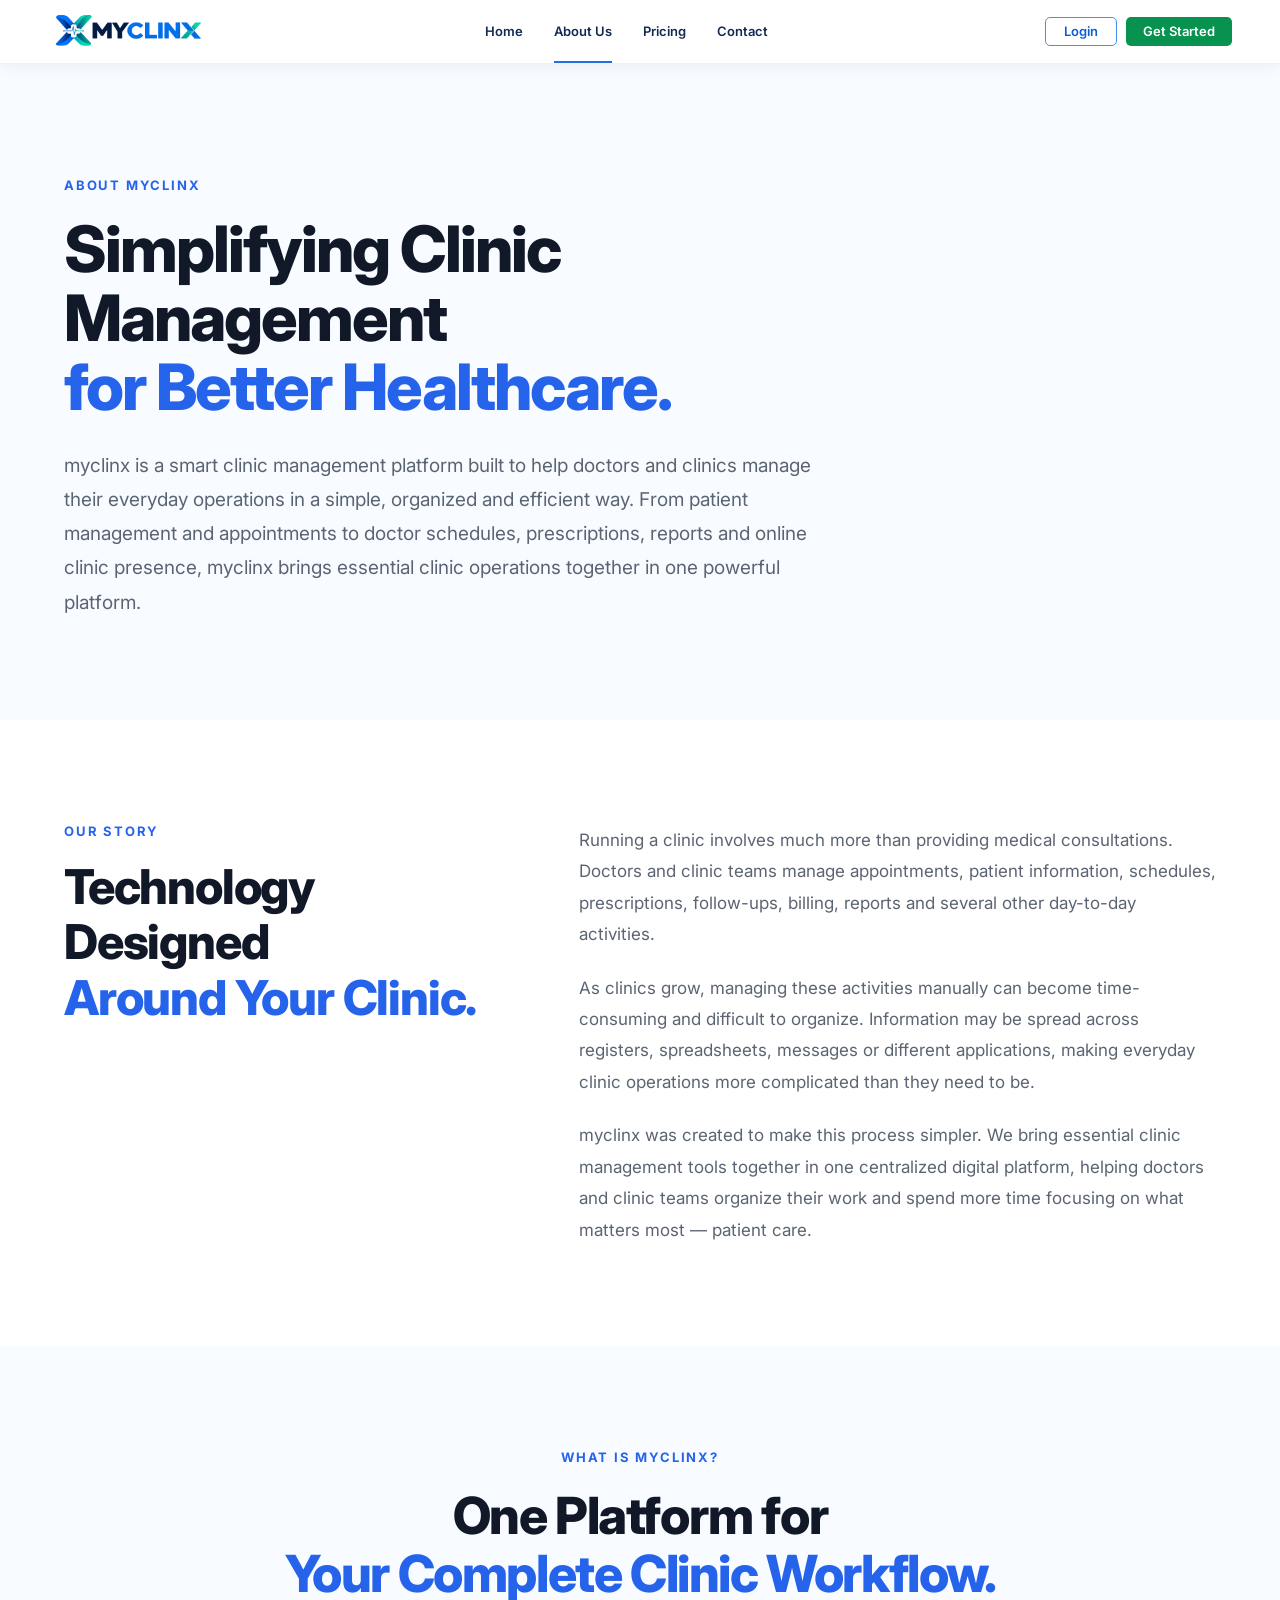
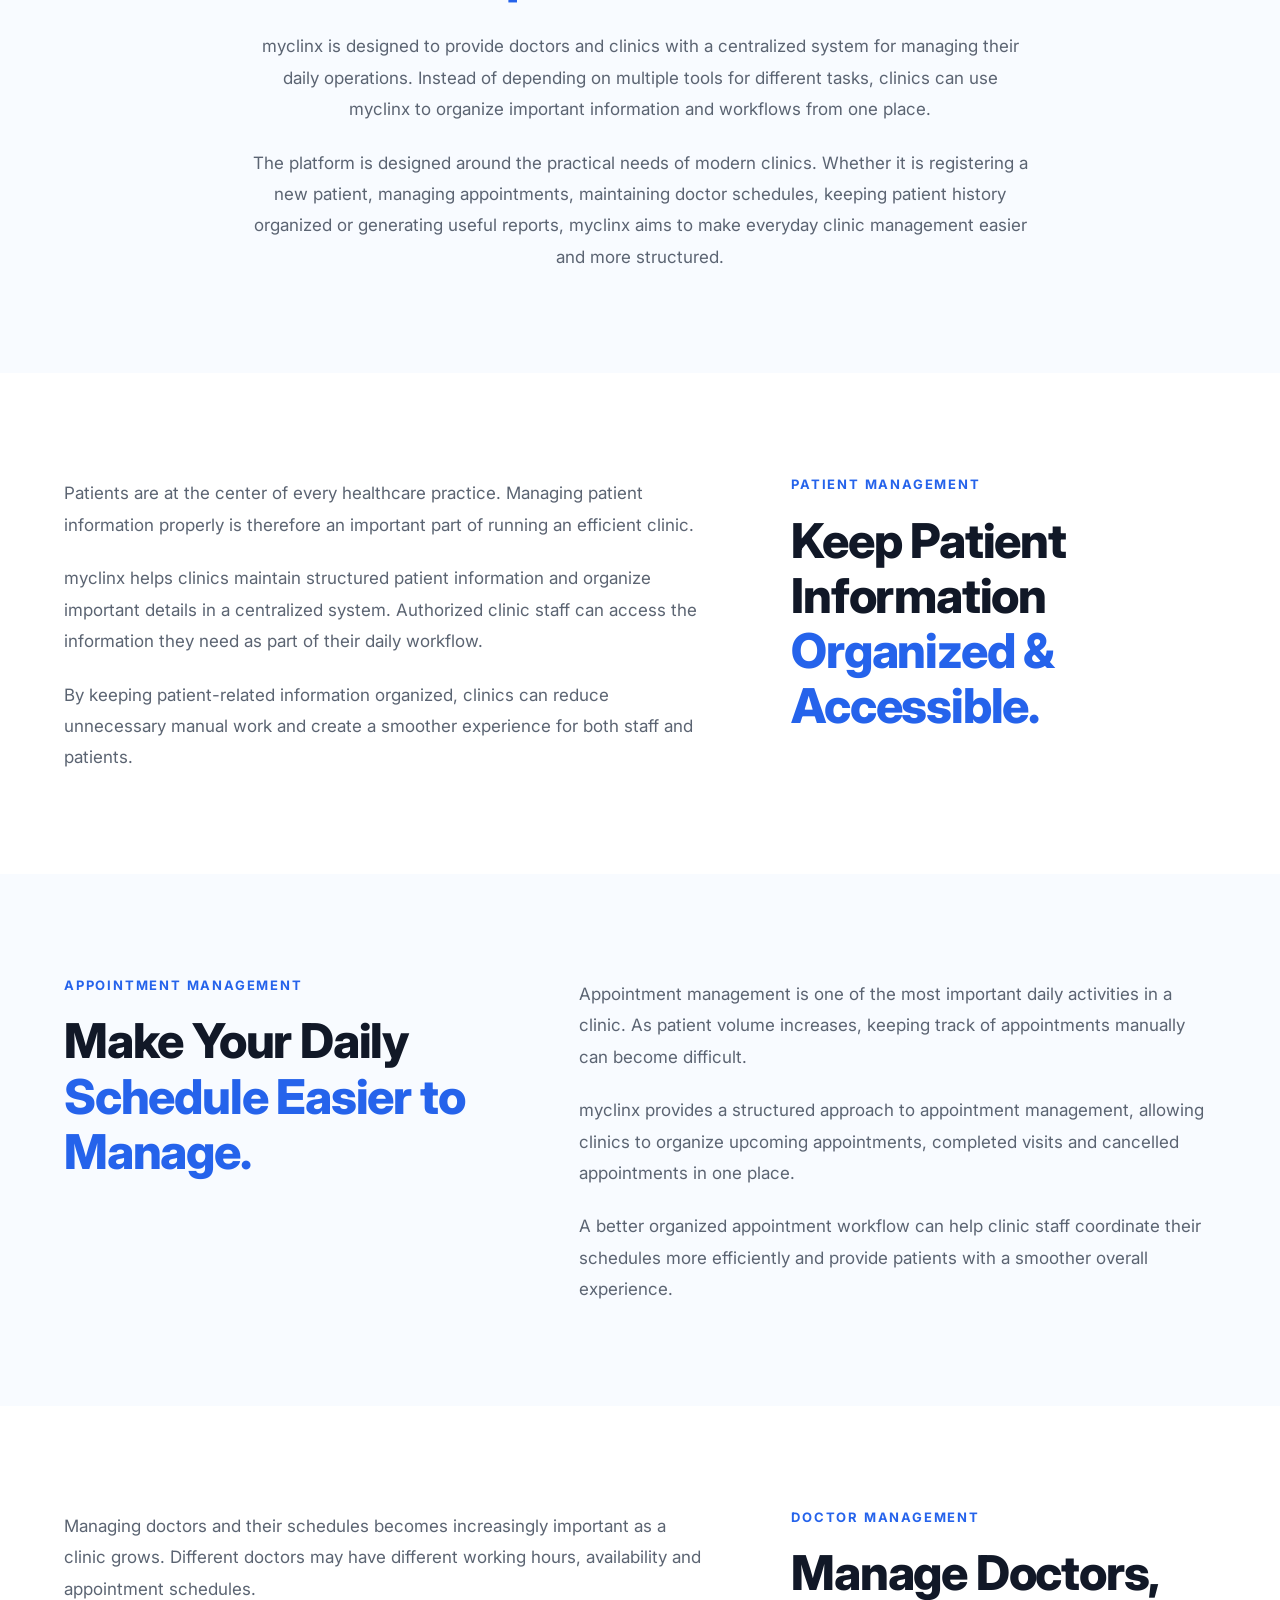
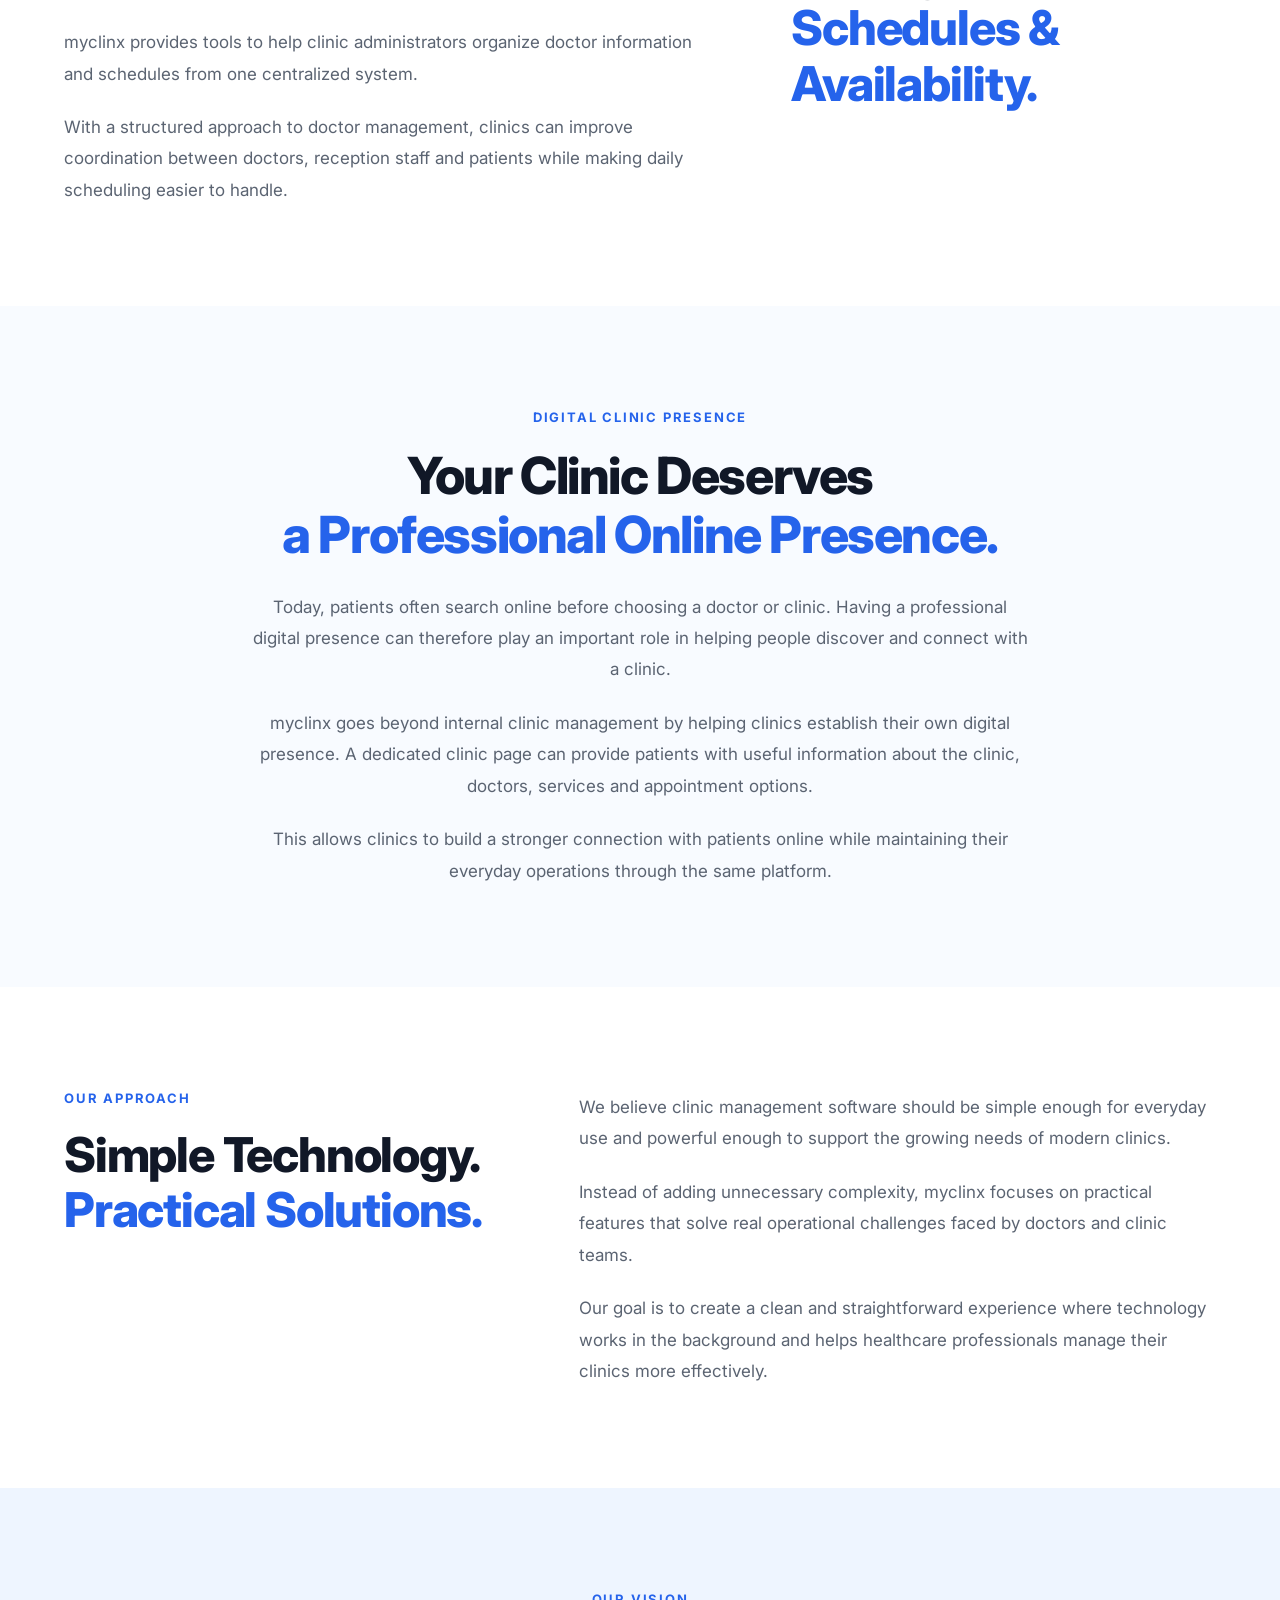
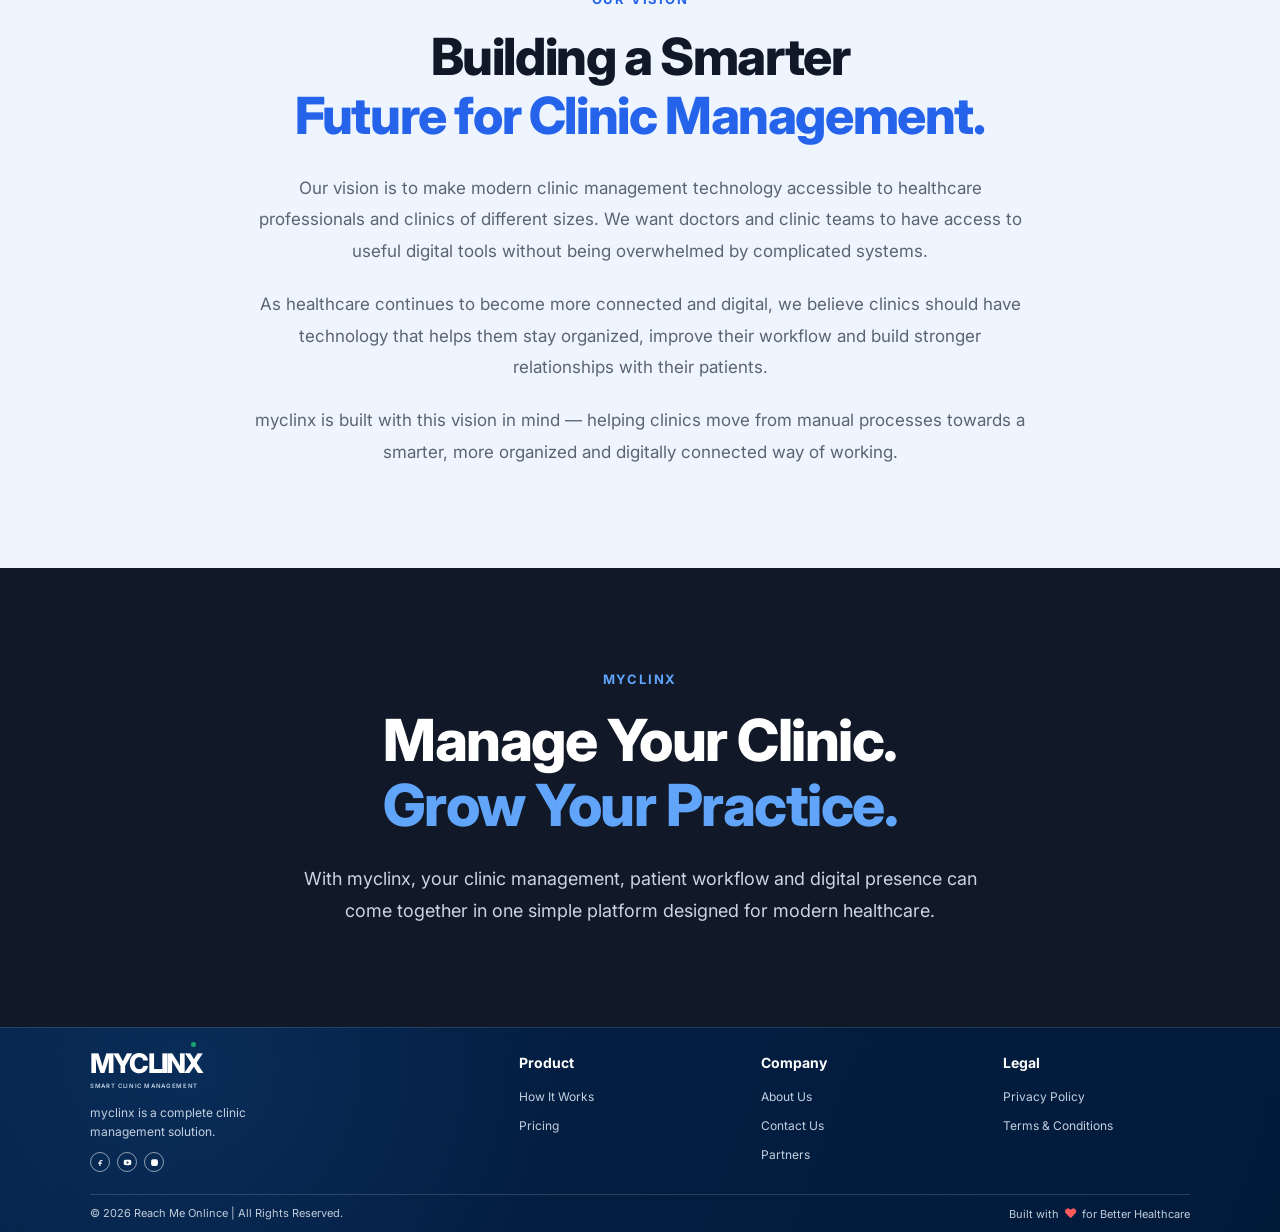
<file: about.html>
<!DOCTYPE html>
<html lang="en">
<head>
  <meta charset="UTF-8">
  <meta name="viewport" content="width=device-width, initial-scale=1.0">
  <title>
    About - Clinic Management Software for Doctors & Clinics | myclinx
  </title>



  <meta name="description"
  content="myclinx is a smart clinic management software for doctors and clinics. Manage patients, appointments, doctors, prescriptions, billing, reports and daily clinic operations in one powerful platform.">

  <link rel="canonical" href="https://myclinx.in/">

  <meta name="robots" content="index, follow, max-image-preview:large">
  <link rel="preconnect" href="https://fonts.googleapis.com">
  <link rel="preconnect" href="https://fonts.gstatic.com" crossorigin>
  <link href="https://fonts.googleapis.com/css2?family=Inter:wght@400;500;600;700;800&display=swap" rel="stylesheet">
  <link rel="stylesheet" href="style.css">
</head>
<body>

<header class="myclinx-header">
  <div class="myclinx-container myclinx-nav">
    <a class="myclinx-logo" href="#" aria-label="myclinx">
      <img class="myclinx-logo-img" src="MyClinx-FinalLOGO.svg"  style="width:100%;" alt="myclinx - Smart Clinic Management">
    </a>

    <button class="myclinx-menu" id="myclinxMenu" aria-label="Open menu">
      <span></span><span></span><span></span>
    </button>

    <nav class="myclinx-navigation" id="myclinxNavigation">
      <a href="index.html">Home</a>
      <a href="about.html" class="active">About Us</a>
      <a href="price.html">Pricing</a>
      <a href="contact.html">Contact</a>
    </nav>

    <div class="myclinx-nav-actions">
      <a class="myclinx-login" href="https://admin.myclinx.in/login">Login</a>
      <a class="myclinx-start" href="contact.html">Get Started</a>
    </div>
  </div>
</header>

<main>

    <!-- =========================================
         ABOUT HERO
    ========================================= -->

    <section class="myclinx-about-hero">

        <div class="myclinx-about-container">

            <div class="myclinx-about-hero-content">

                <span class="myclinx-about-eyebrow">
                    ABOUT MYCLINX
                </span>

                <h1 class="myclinx-about-title">
                    Simplifying Clinic Management
                    <span>for Better Healthcare.</span>
                </h1>

                <p class="myclinx-about-lead">
                    myclinx is a smart clinic management platform built
                    to help doctors and clinics manage their everyday
                    operations in a simple, organized and efficient way.
                    From patient management and appointments to doctor
                    schedules, prescriptions, reports and online clinic
                    presence, myclinx brings essential clinic operations
                    together in one powerful platform.
                </p>

            </div>

        </div>

    </section>


    <!-- =========================================
         INTRODUCTION
    ========================================= -->

    <section class="myclinx-about-section">

        <div class="myclinx-about-container">

            <div class="myclinx-about-grid">

                <div class="myclinx-about-heading">

                    <span class="myclinx-about-eyebrow">
                        OUR STORY
                    </span>

                    <h2>
                        Technology Designed
                        <span>Around Your Clinic.</span>
                    </h2>

                </div>

                <div class="myclinx-about-content">

                    <p>
                        Running a clinic involves much more than providing
                        medical consultations. Doctors and clinic teams
                        manage appointments, patient information, schedules,
                        prescriptions, follow-ups, billing, reports and
                        several other day-to-day activities.
                    </p>

                    <p>
                        As clinics grow, managing these activities manually
                        can become time-consuming and difficult to organize.
                        Information may be spread across registers,
                        spreadsheets, messages or different applications,
                        making everyday clinic operations more complicated
                        than they need to be.
                    </p>

                    <p>
                        myclinx was created to make this process simpler.
                        We bring essential clinic management tools together
                        in one centralized digital platform, helping doctors
                        and clinic teams organize their work and spend more
                        time focusing on what matters most — patient care.
                    </p>

                </div>

            </div>

        </div>

    </section>


    <!-- =========================================
         WHAT IS MYCLINX
    ========================================= -->

    <section class="myclinx-about-section myclinx-about-light">

        <div class="myclinx-about-container">

            <div class="myclinx-about-centered">

                <span class="myclinx-about-eyebrow">
                    WHAT IS MYCLINX?
                </span>

                <h2>
                    One Platform for
                    <span>Your Complete Clinic Workflow.</span>
                </h2>

                <p>
                    myclinx is designed to provide doctors and clinics
                    with a centralized system for managing their daily
                    operations. Instead of depending on multiple tools
                    for different tasks, clinics can use myclinx to
                    organize important information and workflows from
                    one place.
                </p>

                <p>
                    The platform is designed around the practical needs
                    of modern clinics. Whether it is registering a new
                    patient, managing appointments, maintaining doctor
                    schedules, keeping patient history organized or
                    generating useful reports, myclinx aims to make
                    everyday clinic management easier and more structured.
                </p>

            </div>

        </div>

    </section>


    <!-- =========================================
         PATIENT MANAGEMENT
    ========================================= -->

    <section class="myclinx-about-section">

        <div class="myclinx-about-container">

            <div class="myclinx-about-grid myclinx-about-reverse">

                <div class="myclinx-about-heading">

                    <span class="myclinx-about-eyebrow">
                        PATIENT MANAGEMENT
                    </span>

                    <h2>
                        Keep Patient Information
                        <span>Organized &amp; Accessible.</span>
                    </h2>

                </div>

                <div class="myclinx-about-content">

                    <p>
                        Patients are at the center of every healthcare
                        practice. Managing patient information properly
                        is therefore an important part of running an
                        efficient clinic.
                    </p>

                    <p>
                        myclinx helps clinics maintain structured patient
                        information and organize important details in a
                        centralized system. Authorized clinic staff can
                        access the information they need as part of their
                        daily workflow.
                    </p>

                    <p>
                        By keeping patient-related information organized,
                        clinics can reduce unnecessary manual work and
                        create a smoother experience for both staff and
                        patients.
                    </p>

                </div>

            </div>

        </div>

    </section>


    <!-- =========================================
         APPOINTMENTS
    ========================================= -->

    <section class="myclinx-about-section myclinx-about-light">

        <div class="myclinx-about-container">

            <div class="myclinx-about-grid">

                <div class="myclinx-about-heading">

                    <span class="myclinx-about-eyebrow">
                        APPOINTMENT MANAGEMENT
                    </span>

                    <h2>
                        Make Your Daily
                        <span>Schedule Easier to Manage.</span>
                    </h2>

                </div>

                <div class="myclinx-about-content">

                    <p>
                        Appointment management is one of the most important
                        daily activities in a clinic. As patient volume
                        increases, keeping track of appointments manually
                        can become difficult.
                    </p>

                    <p>
                        myclinx provides a structured approach to appointment
                        management, allowing clinics to organize upcoming
                        appointments, completed visits and cancelled
                        appointments in one place.
                    </p>

                    <p>
                        A better organized appointment workflow can help
                        clinic staff coordinate their schedules more
                        efficiently and provide patients with a smoother
                        overall experience.
                    </p>

                </div>

            </div>

        </div>

    </section>


    <!-- =========================================
         DOCTOR MANAGEMENT
    ========================================= -->

    <section class="myclinx-about-section">

        <div class="myclinx-about-container">

            <div class="myclinx-about-grid myclinx-about-reverse">

                <div class="myclinx-about-heading">

                    <span class="myclinx-about-eyebrow">
                        DOCTOR MANAGEMENT
                    </span>

                    <h2>
                        Manage Doctors,
                        <span>Schedules &amp; Availability.</span>
                    </h2>

                </div>

                <div class="myclinx-about-content">

                    <p>
                        Managing doctors and their schedules becomes
                        increasingly important as a clinic grows. Different
                        doctors may have different working hours,
                        availability and appointment schedules.
                    </p>

                    <p>
                        myclinx provides tools to help clinic administrators
                        organize doctor information and schedules from one
                        centralized system.
                    </p>

                    <p>
                        With a structured approach to doctor management,
                        clinics can improve coordination between doctors,
                        reception staff and patients while making daily
                        scheduling easier to handle.
                    </p>

                </div>

            </div>

        </div>

    </section>


    <!-- =========================================
         DIGITAL PRESENCE
    ========================================= -->

    <section class="myclinx-about-section myclinx-about-light">

        <div class="myclinx-about-container">

            <div class="myclinx-about-centered">

                <span class="myclinx-about-eyebrow">
                    DIGITAL CLINIC PRESENCE
                </span>

                <h2>
                    Your Clinic Deserves
                    <span>a Professional Online Presence.</span>
                </h2>

                <p>
                    Today, patients often search online before choosing
                    a doctor or clinic. Having a professional digital
                    presence can therefore play an important role in
                    helping people discover and connect with a clinic.
                </p>

                <p>
                    myclinx goes beyond internal clinic management by
                    helping clinics establish their own digital presence.
                    A dedicated clinic page can provide patients with
                    useful information about the clinic, doctors,
                    services and appointment options.
                </p>

                <p>
                    This allows clinics to build a stronger connection
                    with patients online while maintaining their
                    everyday operations through the same platform.
                </p>

            </div>

        </div>

    </section>


    <!-- =========================================
         OUR APPROACH
    ========================================= -->

    <section class="myclinx-about-section">

        <div class="myclinx-about-container">

            <div class="myclinx-about-grid">

                <div class="myclinx-about-heading">

                    <span class="myclinx-about-eyebrow">
                        OUR APPROACH
                    </span>

                    <h2>
                        Simple Technology.
                        <span>Practical Solutions.</span>
                    </h2>

                </div>

                <div class="myclinx-about-content">

                    <p>
                        We believe clinic management software should be
                        simple enough for everyday use and powerful enough
                        to support the growing needs of modern clinics.
                    </p>

                    <p>
                        Instead of adding unnecessary complexity, myclinx
                        focuses on practical features that solve real
                        operational challenges faced by doctors and clinic
                        teams.
                    </p>

                    <p>
                        Our goal is to create a clean and straightforward
                        experience where technology works in the background
                        and helps healthcare professionals manage their
                        clinics more effectively.
                    </p>

                </div>

            </div>

        </div>

    </section>


    <!-- =========================================
         OUR VISION
    ========================================= -->

    <section class="myclinx-about-section myclinx-about-vision">

        <div class="myclinx-about-container">

            <div class="myclinx-about-centered">

                <span class="myclinx-about-eyebrow">
                    OUR VISION
                </span>

                <h2>
                    Building a Smarter
                    <span>Future for Clinic Management.</span>
                </h2>

                <p>
                    Our vision is to make modern clinic management
                    technology accessible to healthcare professionals
                    and clinics of different sizes. We want doctors
                    and clinic teams to have access to useful digital
                    tools without being overwhelmed by complicated
                    systems.
                </p>

                <p>
                    As healthcare continues to become more connected
                    and digital, we believe clinics should have technology
                    that helps them stay organized, improve their workflow
                    and build stronger relationships with their patients.
                </p>

                <p>
                    myclinx is built with this vision in mind — helping
                    clinics move from manual processes towards a smarter,
                    more organized and digitally connected way of working.
                </p>

            </div>

        </div>

    </section>


    <!-- =========================================
         FINAL CTA
    ========================================= -->

    <section class="myclinx-about-cta">

        <div class="myclinx-about-container">

            <div class="myclinx-about-cta-content">

                <span class="myclinx-about-eyebrow">
                    MYCLINX
                </span>

                <h2>
                    Manage Your Clinic.
                    <span>Grow Your Practice.</span>
                </h2>

                <p>
                    With myclinx, your clinic management, patient workflow
                    and digital presence can come together in one simple
                    platform designed for modern healthcare.
                </p>

            </div>

        </div>

    </section>



<!-- footer section start -->

<!-- =========================================
     myclinx FOOTER
========================================= -->

<footer class="myclinx-footer">

    <div class="myclinx-footer-container">

        <!-- TOP FOOTER -->
        <div class="myclinx-footer-top">

            <!-- BRAND -->
            <div class="myclinx-footer-brand">

                <a href="#" class="myclinx-footer-logo">
                    <span class="myclinx-logo-main">
                        MYCLIN<span>X</span>
                    </span>
                    <small>SMART CLINIC MANAGEMENT</small>
                </a>

                <p>
                    myclinx is a complete clinic management
                    solution.
                </p>

                <!-- SOCIAL -->
                <div class="myclinx-social">

                    <a href="#" aria-label="Facebook">
                        <svg viewBox="0 0 24 24">
                            <path d="M14 8h3V5h-3c-3 0-5 2-5 5v2H6v3h3v6h3v-6h3l1-3h-4v-2c0-1 .5-2 2-2Z"/>
                        </svg>
                    </a>

                  

                   
                    <a href="#" aria-label="YouTube">
                        <svg viewBox="0 0 24 24">
                            <path d="M21.58 7.19a2.74 2.74 0 0 0-1.93-1.94C17.95 4.8 12 4.8 12 4.8s-5.95 0-7.65.45a2.74 2.74 0 0 0-1.93 1.94C2 8.9 2 12 2 12s0 3.1.42 4.81a2.74 2.74 0 0 0 1.93 1.94c1.7.45 7.65.45 7.65.45s5.95 0 7.65-.45a2.74 2.74 0 0 0 1.93-1.94C22 15.1 22 12 22 12s0-3.1-.42-4.81ZM10 15.8V8.2l6 3.8-6 3.8Z"/>
                        </svg>
                    </a>

                    <a href="#" aria-label="Instagram">
                        <svg viewBox="0 0 24 24">
                            <rect x="3" y="3" width="18" height="18" rx="5"/>
                            <circle cx="12" cy="12" r="4"/>
                            <circle cx="17.5" cy="6.5" r="1"/>
                        </svg>
                    </a>

                </div>

            </div>


            <!-- PRODUCT -->
            <div class="myclinx-footer-column">

                <h3>Product</h3>

                <ul>
                    <li>
                        <a href="#how-it-works">How It Works</a>
                    </li>


                    <li>
                        <a href="#pricing">Pricing</a>
                    </li>

                    
                </ul>

            </div>


            <!-- COMPANY -->
            <div class="myclinx-footer-column">

                <h3>Company</h3>

                <ul>
                    <li>
                        <a href="#">About Us</a>
                    </li>

                    <li>
                        <a href="#">Contact Us</a>
                    </li>

                    <li>
                        <a href="#">Partners</a>
                    </li>
                </ul>

            </div>


            <!-- LEGAL -->
            <div class="myclinx-footer-column">

                <h3>Legal</h3>

                <ul>
                    <li>
                        <a href="#">Privacy Policy</a>
                    </li>

                    <li>
                        <a href="#">Terms &amp; Conditions</a>
                    </li>
                </ul>

            </div>

        </div>


        <!-- BOTTOM FOOTER -->
        <div class="myclinx-footer-bottom">

            <p>
                © <span id="myclinxYear"></span> Reach Me Onlince | All Rights Reserved.
            </p>

            <p class="myclinx-made-with">
                Built with
                <span>♥</span>
                for Better Healthcare
            </p>

        </div>

    </div>

</footer>

<!-- footer section end -->
</main>

<script src="script.js"></script>
</body>
</html>
</file>
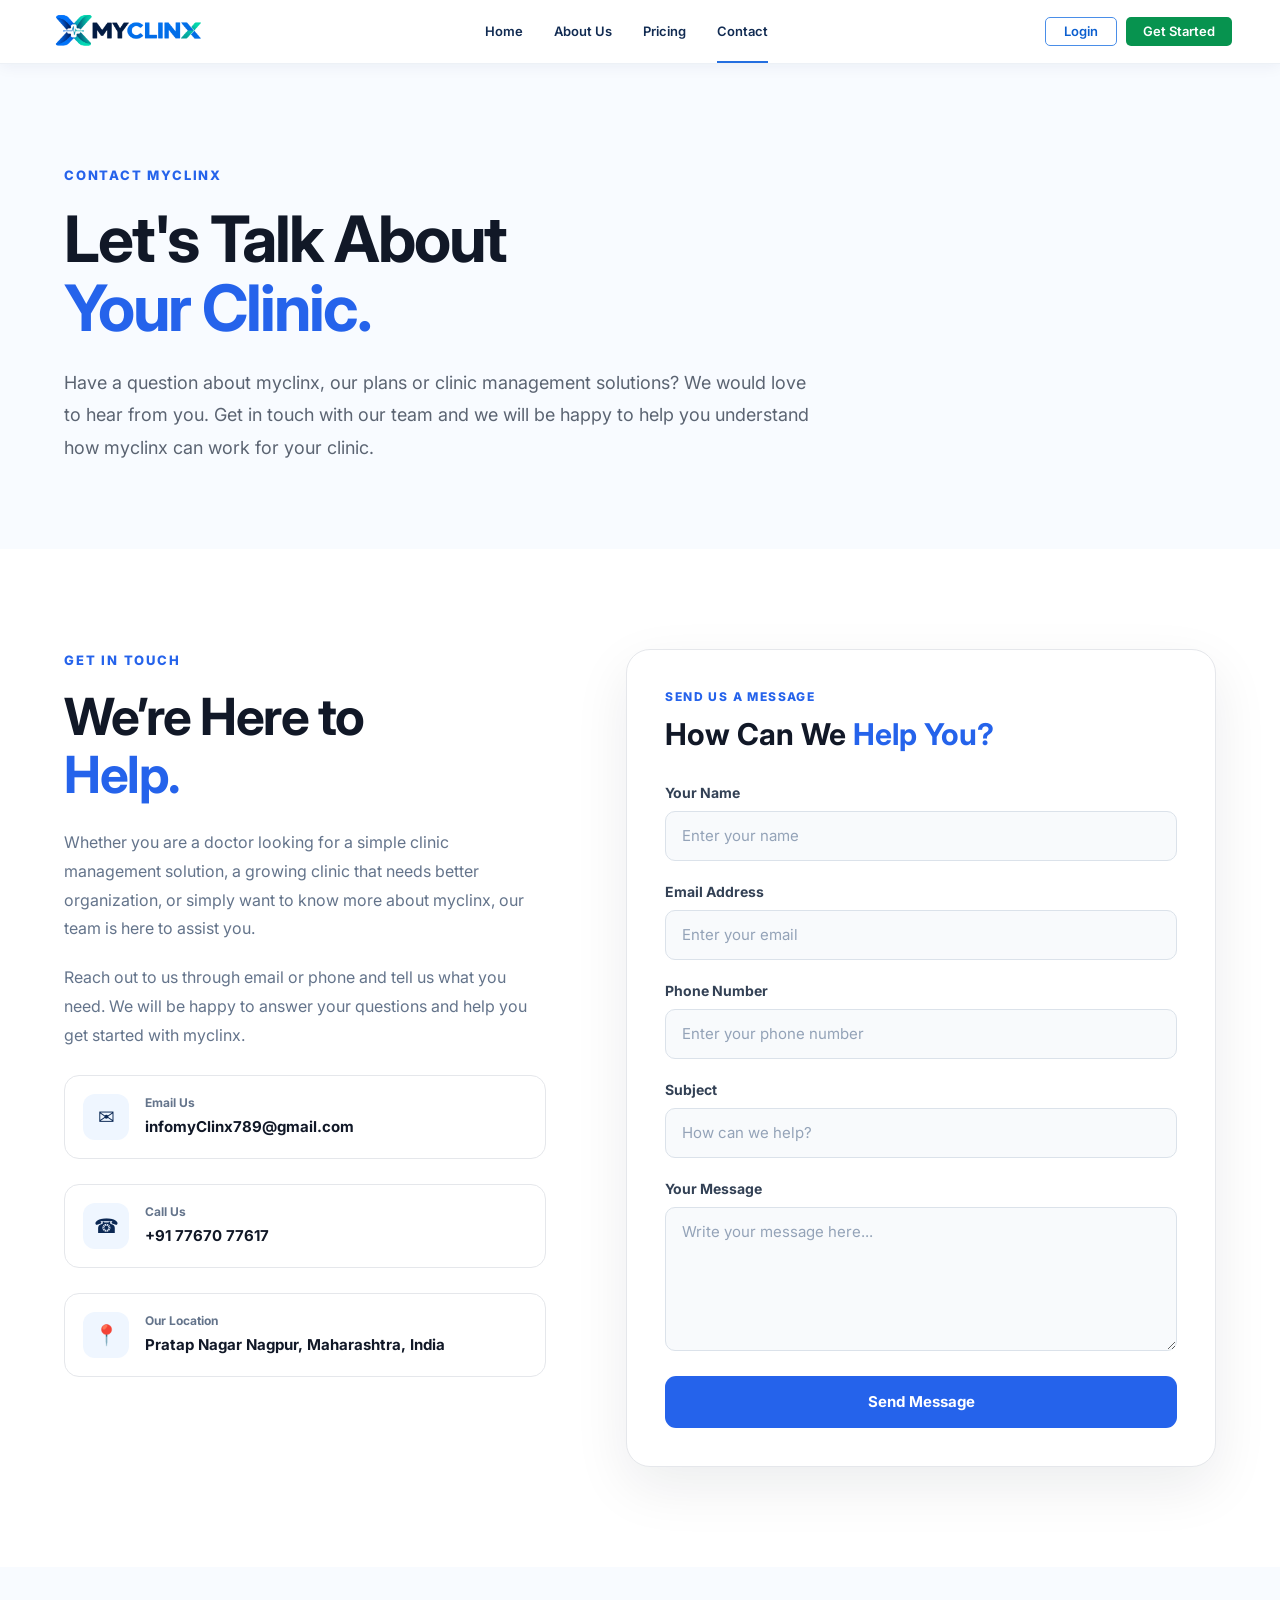
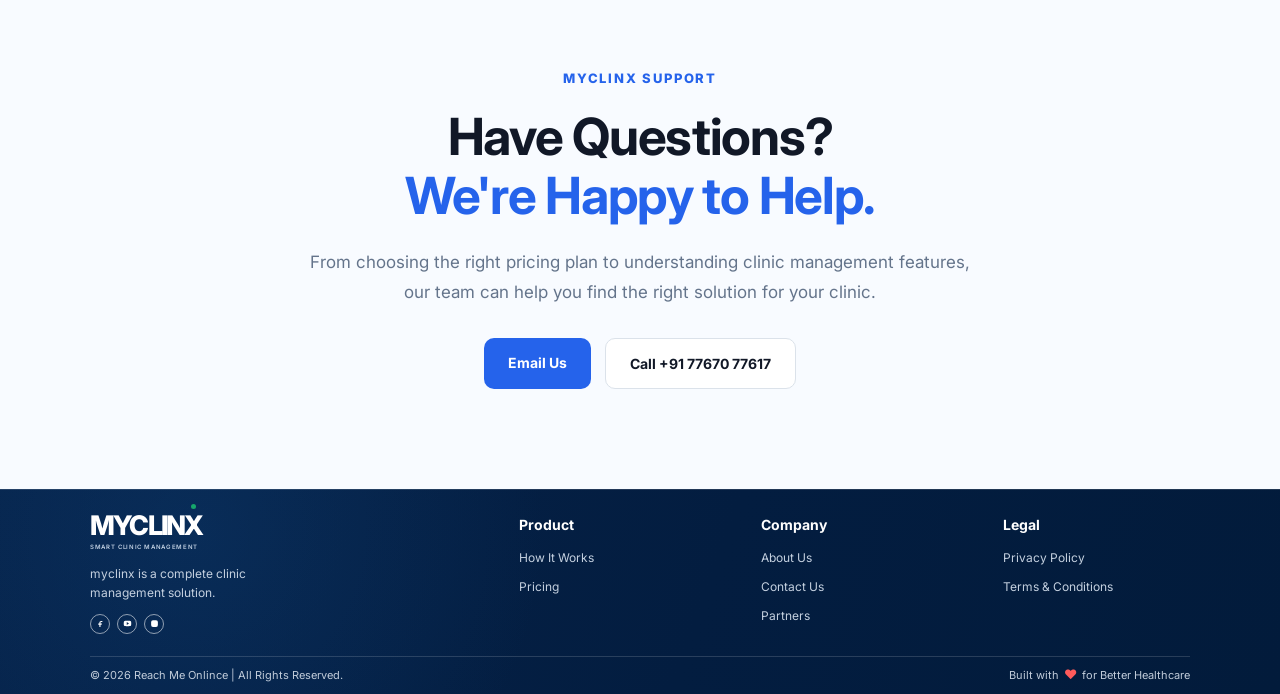
<file: contact.html>
<!DOCTYPE html>
<html lang="en">
<head>
  <meta charset="UTF-8">
  <meta name="viewport" content="width=device-width, initial-scale=1.0">
  <title>
    Contact - Clinic Management Software for Doctors & Clinics | myclinx
  </title>



  <meta name="description"
  content="myclinx is a smart clinic management software for doctors and clinics. Manage patients, appointments, doctors, prescriptions, billing, reports and daily clinic operations in one powerful platform.">

  <link rel="canonical" href="https://myclinx.in/">

  <meta name="robots" content="index, follow, max-image-preview:large">
  <link rel="preconnect" href="https://fonts.googleapis.com">
  <link rel="preconnect" href="https://fonts.gstatic.com" crossorigin>
  <link href="https://fonts.googleapis.com/css2?family=Inter:wght@400;500;600;700;800&display=swap" rel="stylesheet">
  <link rel="stylesheet" href="style.css">
</head>
<body>

<header class="myclinx-header">
  <div class="myclinx-container myclinx-nav">
    <a class="myclinx-logo" href="#" aria-label="myclinx">
      <img class="myclinx-logo-img" src="MyClinx-FinalLOGO.svg"  style="width:100%;" alt="myclinx - Smart Clinic Management">
    </a>

    <button class="myclinx-menu" id="myclinxMenu" aria-label="Open menu">
      <span></span><span></span><span></span>
    </button>

    <nav class="myclinx-navigation" id="myclinxNavigation">
      <a href="index.html">Home</a>
      <a href="about.html">About Us</a>
      <a href="price.html">Pricing</a>
      <a href="contact.html" class="active">Contact</a>
    </nav>

   <div class="myclinx-nav-actions">
      <a class="myclinx-login" href="https://admin.myclinx.in/login">Login</a>
      <a class="myclinx-start" href="contact.html">Get Started</a>
    </div>
  </div>
</header>
<main>

    <!-- =========================================
         CONTACT HERO
    ========================================= -->

    <section class="myclinx-contact-hero">

        <div class="myclinx-contact-container">

            <div class="myclinx-contact-hero-content">

                <span class="myclinx-contact-eyebrow">
                    CONTACT MYCLINX
                </span>

                <h1>
                    Let's Talk About
                    <span>Your Clinic.</span>
                </h1>

                <p>
                    Have a question about myclinx, our plans or clinic
                    management solutions? We would love to hear from you.
                    Get in touch with our team and we will be happy to
                    help you understand how myclinx can work for your clinic.
                </p>

            </div>

        </div>

    </section>


    <!-- =========================================
         CONTACT INFORMATION
    ========================================= -->

    <section class="myclinx-contact-section">

        <div class="myclinx-contact-container">

            <div class="myclinx-contact-grid">


                <!-- LEFT CONTENT -->

                <div class="myclinx-contact-info">

                    <span class="myclinx-contact-eyebrow">
                        GET IN TOUCH
                    </span>

                    <h2>
                        We’re Here to
                        <span>Help.</span>
                    </h2>

                    <p>
                        Whether you are a doctor looking for a simple clinic
                        management solution, a growing clinic that needs
                        better organization, or simply want to know more
                        about myclinx, our team is here to assist you.
                    </p>

                    <p>
                        Reach out to us through email or phone and tell us
                        what you need. We will be happy to answer your
                        questions and help you get started with myclinx.
                    </p>


                    <!-- EMAIL -->

                    <div class="myclinx-contact-detail">

                        <div class="myclinx-contact-detail-icon">
                            ✉
                        </div>

                        <div>
                            <small>Email Us</small>

                            <a href="mailto:infomyClinx789@gmail.com">
                                infomyClinx789@gmail.com
                            </a>
                        </div>

                    </div>


                    <!-- PHONE -->

                    <div class="myclinx-contact-detail">

                        <div class="myclinx-contact-detail-icon">
                            ☎
                        </div>

                        <div>
                            <small>Call Us</small>

                            <a href="tel:+917767077617">
                                +91 77670 77617
                            </a>
                        </div>

                    </div>


                    <!-- LOCATION -->

                    <div class="myclinx-contact-detail">

                        <div class="myclinx-contact-detail-icon">
                            📍
                        </div>

                        <div>
                            <small>Our Location</small>

                            <p>
                                Pratap Nagar Nagpur, Maharashtra, India
                            </p>
                        </div>

                    </div>

                </div>


                <!-- RIGHT FORM -->

                <div class="myclinx-contact-form-box">

                    <span class="myclinx-contact-form-label">
                        SEND US A MESSAGE
                    </span>

                    <h3>
                        How Can We
                        <span>Help You?</span>
                    </h3>

                    <form
                        class="myclinx-contact-form"
                        action="#"
                        method="POST"
                    >

                        <div class="myclinx-contact-field">

                            <label for="myclinxName">
                                Your Name
                            </label>

                            <input
                                type="text"
                                id="myclinxName"
                                name="name"
                                placeholder="Enter your name"
                                required
                            >

                        </div>


                        <div class="myclinx-contact-field">

                            <label for="myclinxEmail">
                                Email Address
                            </label>

                            <input
                                type="email"
                                id="myclinxEmail"
                                name="email"
                                placeholder="Enter your email"
                                required
                            >

                        </div>


                        <div class="myclinx-contact-field">

                            <label for="myclinxPhone">
                                Phone Number
                            </label>

                            <input
                                type="tel"
                                id="myclinxPhone"
                                name="phone"
                                placeholder="Enter your phone number"
                            >

                        </div>


                        <div class="myclinx-contact-field">

                            <label for="myclinxSubject">
                                Subject
                            </label>

                            <input
                                type="text"
                                id="myclinxSubject"
                                name="subject"
                                placeholder="How can we help?"
                            >

                        </div>


                        <div class="myclinx-contact-field">

                            <label for="myclinxMessage">
                                Your Message
                            </label>

                            <textarea
                                id="myclinxMessage"
                                name="message"
                                rows="6"
                                placeholder="Write your message here..."
                                required
                            ></textarea>

                        </div>


                        <button
                            type="submit"
                            class="myclinx-contact-submit"
                        >
                            Send Message
                        </button>

                    </form>

                </div>

            </div>

        </div>

    </section>


    <!-- =========================================
         WHY CONTACT MYCLINX
    ========================================= -->

    <section class="myclinx-contact-bottom">

        <div class="myclinx-contact-container">

            <div class="myclinx-contact-bottom-content">

                <span class="myclinx-contact-eyebrow">
                    MYCLINX SUPPORT
                </span>

                <h2>
                    Have Questions?
                    <span>We're Happy to Help.</span>
                </h2>

                <p>
                    From choosing the right pricing plan to understanding
                    clinic management features, our team can help you
                    find the right solution for your clinic.
                </p>

                <div class="myclinx-contact-actions">

                    <a
                        href="mailto:infomyClinx789@gmail.com"
                        class="myclinx-contact-action-primary"
                    >
                        Email Us
                    </a>

                    <a
                        href="tel:+917767077617"
                        class="myclinx-contact-action-secondary"
                    >
                        Call +91 77670 77617
                    </a>

                </div>

            </div>

        </div>

    </section>

</main>



<!-- footer section start -->

<!-- =========================================
     myclinx FOOTER
========================================= -->

<footer class="myclinx-footer">

    <div class="myclinx-footer-container">

        <!-- TOP FOOTER -->
        <div class="myclinx-footer-top">

            <!-- BRAND -->
            <div class="myclinx-footer-brand">

                <a href="#" class="myclinx-footer-logo">
                    <span class="myclinx-logo-main">
                        MYCLIN<span>X</span>
                    </span>
                    <small>SMART CLINIC MANAGEMENT</small>
                </a>

                <p>
                    myclinx is a complete clinic management
                    solution.
                </p>

                <!-- SOCIAL -->
                <div class="myclinx-social">

                    <a href="#" aria-label="Facebook">
                        <svg viewBox="0 0 24 24">
                            <path d="M14 8h3V5h-3c-3 0-5 2-5 5v2H6v3h3v6h3v-6h3l1-3h-4v-2c0-1 .5-2 2-2Z"/>
                        </svg>
                    </a>

                  

                   
                    <a href="#" aria-label="YouTube">
                        <svg viewBox="0 0 24 24">
                            <path d="M21.58 7.19a2.74 2.74 0 0 0-1.93-1.94C17.95 4.8 12 4.8 12 4.8s-5.95 0-7.65.45a2.74 2.74 0 0 0-1.93 1.94C2 8.9 2 12 2 12s0 3.1.42 4.81a2.74 2.74 0 0 0 1.93 1.94c1.7.45 7.65.45 7.65.45s5.95 0 7.65-.45a2.74 2.74 0 0 0 1.93-1.94C22 15.1 22 12 22 12s0-3.1-.42-4.81ZM10 15.8V8.2l6 3.8-6 3.8Z"/>
                        </svg>
                    </a>

                    <a href="#" aria-label="Instagram">
                        <svg viewBox="0 0 24 24">
                            <rect x="3" y="3" width="18" height="18" rx="5"/>
                            <circle cx="12" cy="12" r="4"/>
                            <circle cx="17.5" cy="6.5" r="1"/>
                        </svg>
                    </a>

                </div>

            </div>


            <!-- PRODUCT -->
            <div class="myclinx-footer-column">

                <h3>Product</h3>

                <ul>
                    <li>
                        <a href="#how-it-works">How It Works</a>
                    </li>


                    <li>
                        <a href="#pricing">Pricing</a>
                    </li>

                    
                </ul>

            </div>


            <!-- COMPANY -->
            <div class="myclinx-footer-column">

                <h3>Company</h3>

                <ul>
                    <li>
                        <a href="#">About Us</a>
                    </li>

                    <li>
                        <a href="#">Contact Us</a>
                    </li>

                    <li>
                        <a href="#">Partners</a>
                    </li>
                </ul>

            </div>


            <!-- LEGAL -->
            <div class="myclinx-footer-column">

                <h3>Legal</h3>

                <ul>
                    <li>
                        <a href="#">Privacy Policy</a>
                    </li>

                    <li>
                        <a href="#">Terms &amp; Conditions</a>
                    </li>
                </ul>

            </div>

        </div>


        <!-- BOTTOM FOOTER -->
        <div class="myclinx-footer-bottom">

            <p>
                © <span id="myclinxYear"></span> Reach Me Onlince | All Rights Reserved.
            </p>

            <p class="myclinx-made-with">
                Built with
                <span>♥</span>
                for Better Healthcare
            </p>

        </div>

    </div>

</footer>

<!-- footer section end -->
</main>

<script src="script.js"></script>
</body>
</html>
</file>
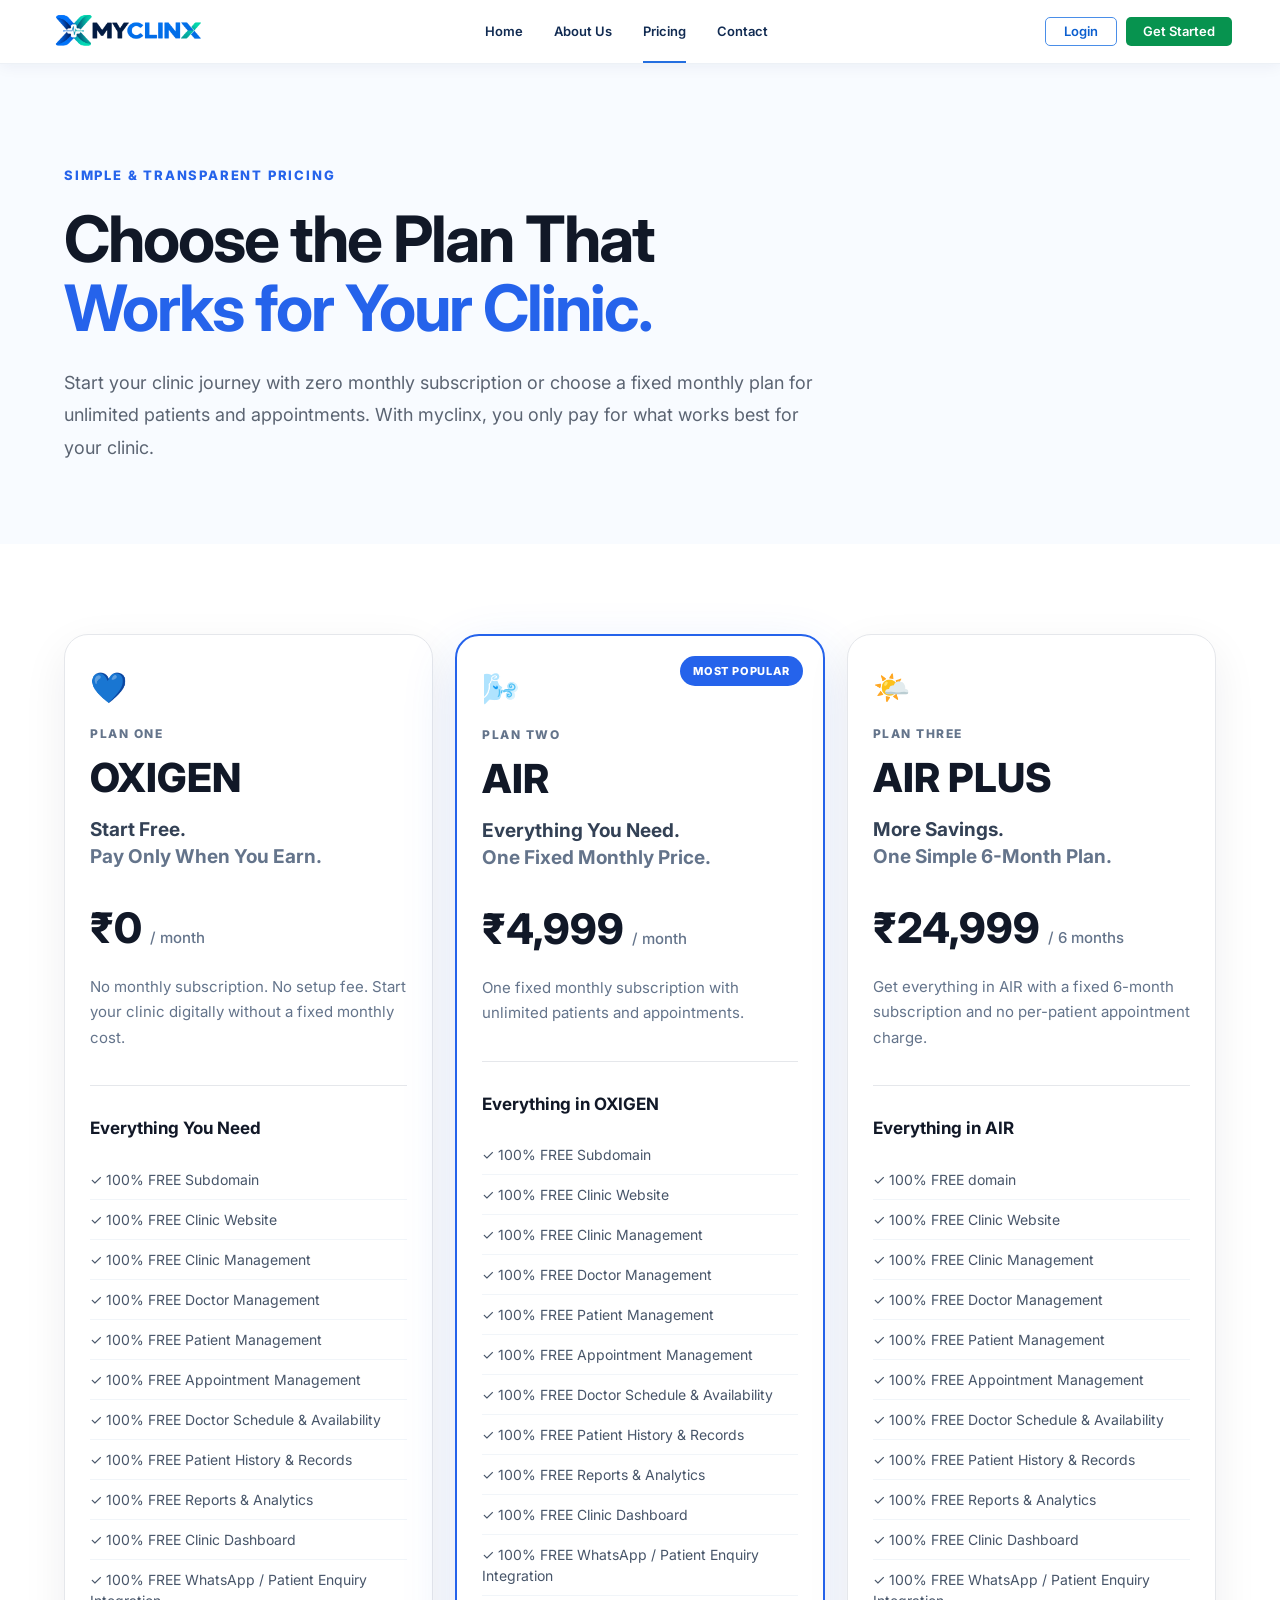
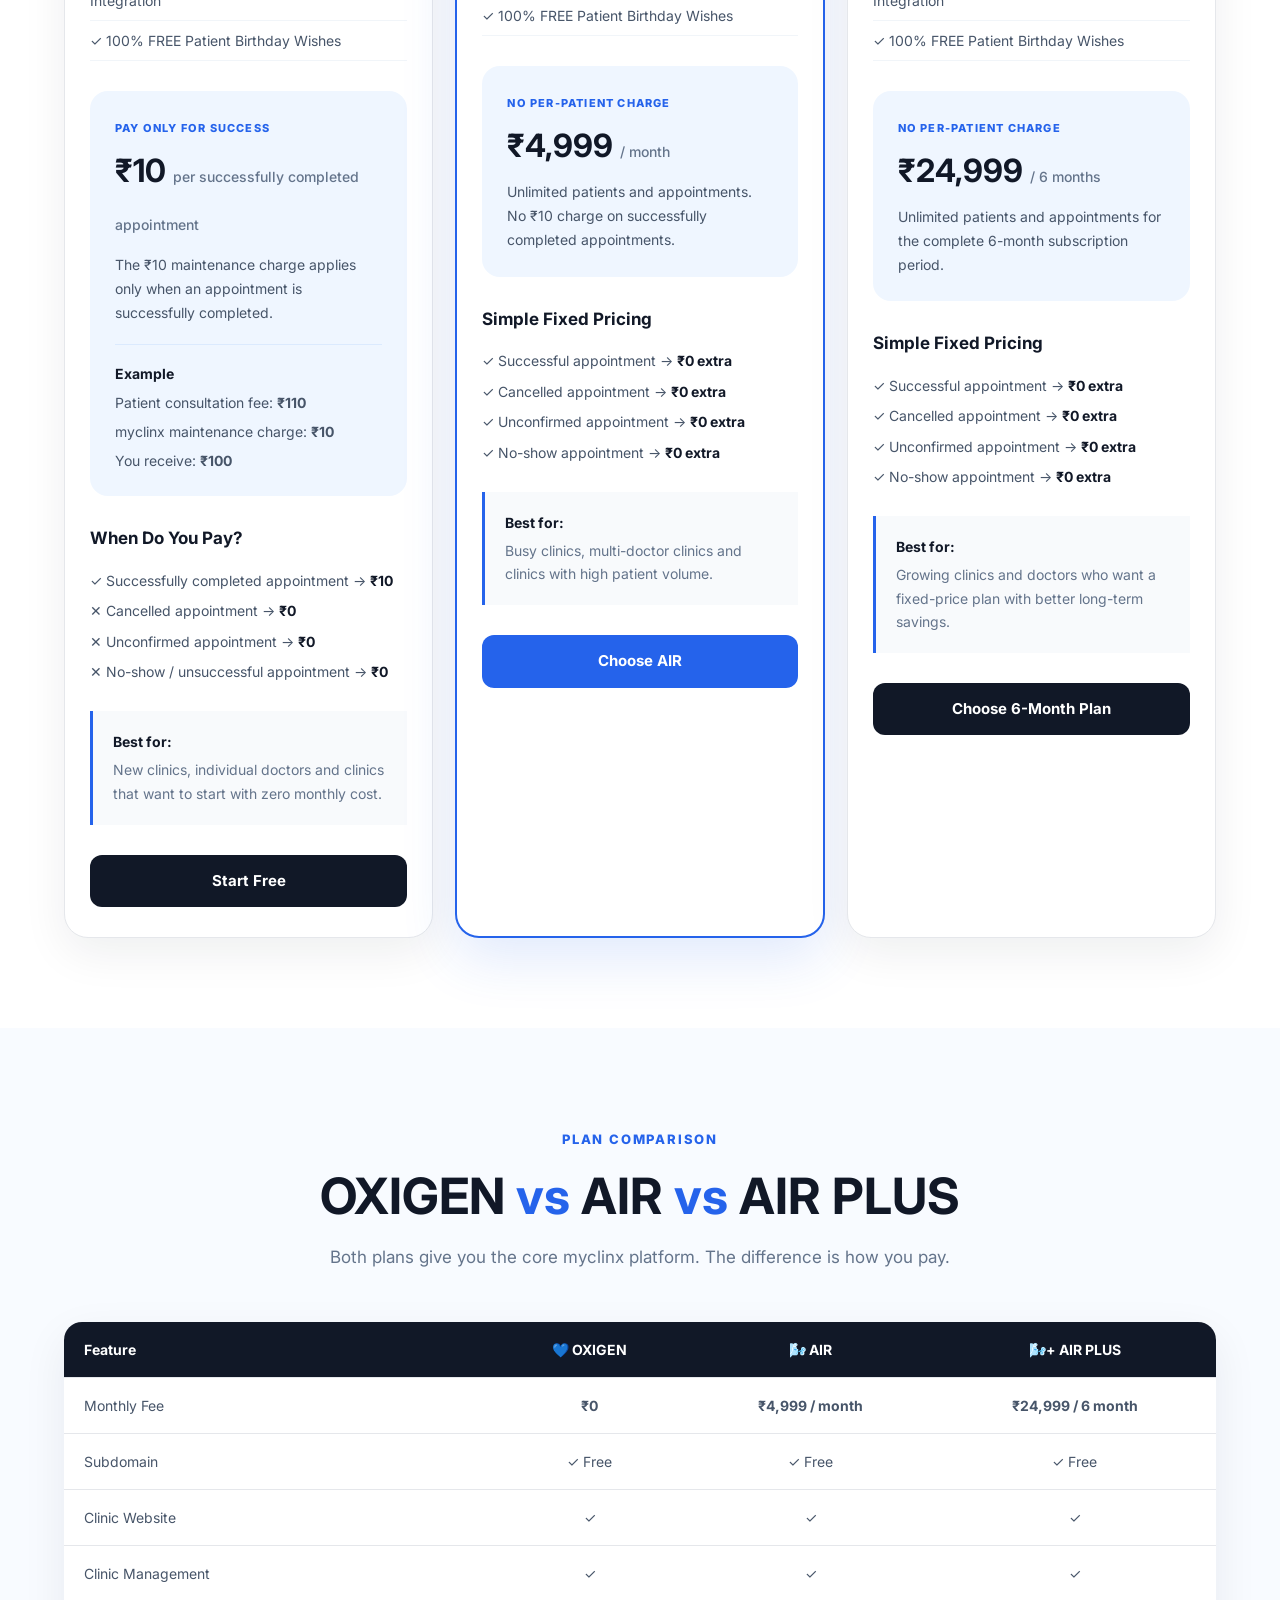
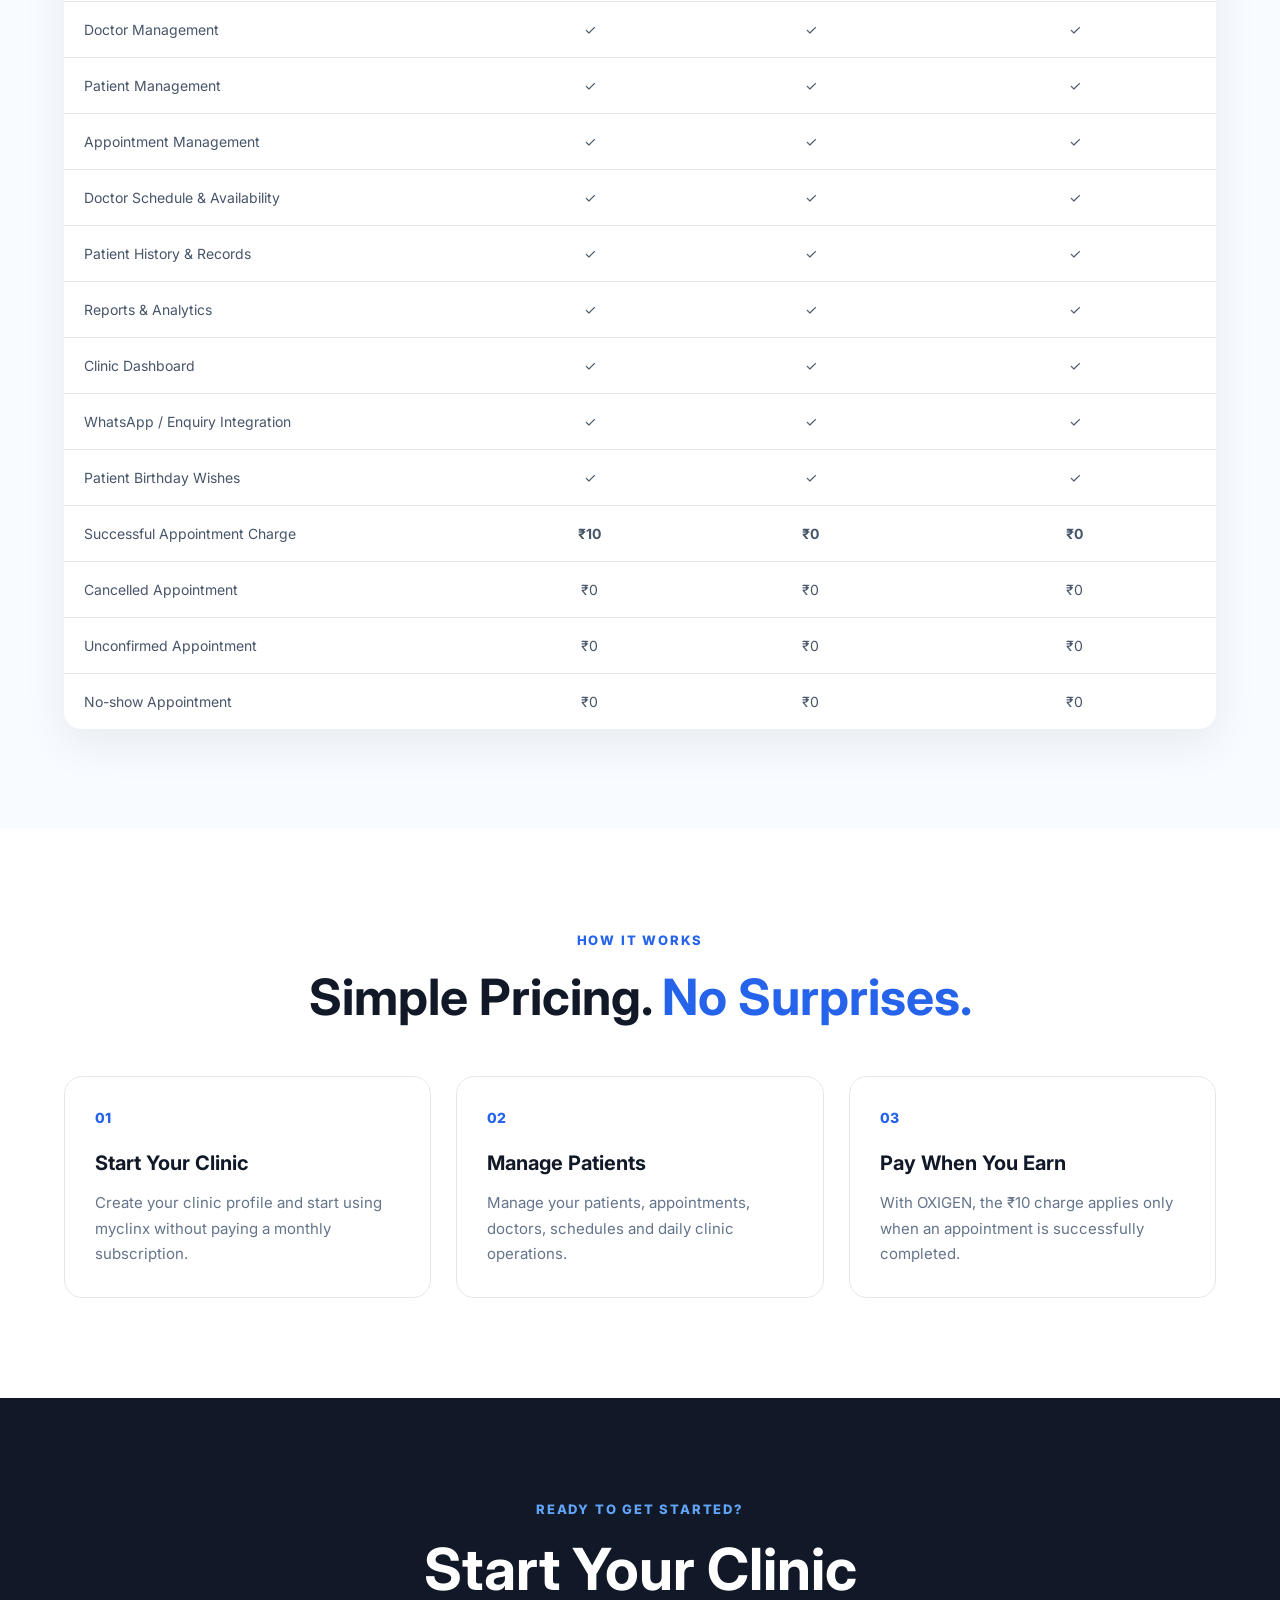
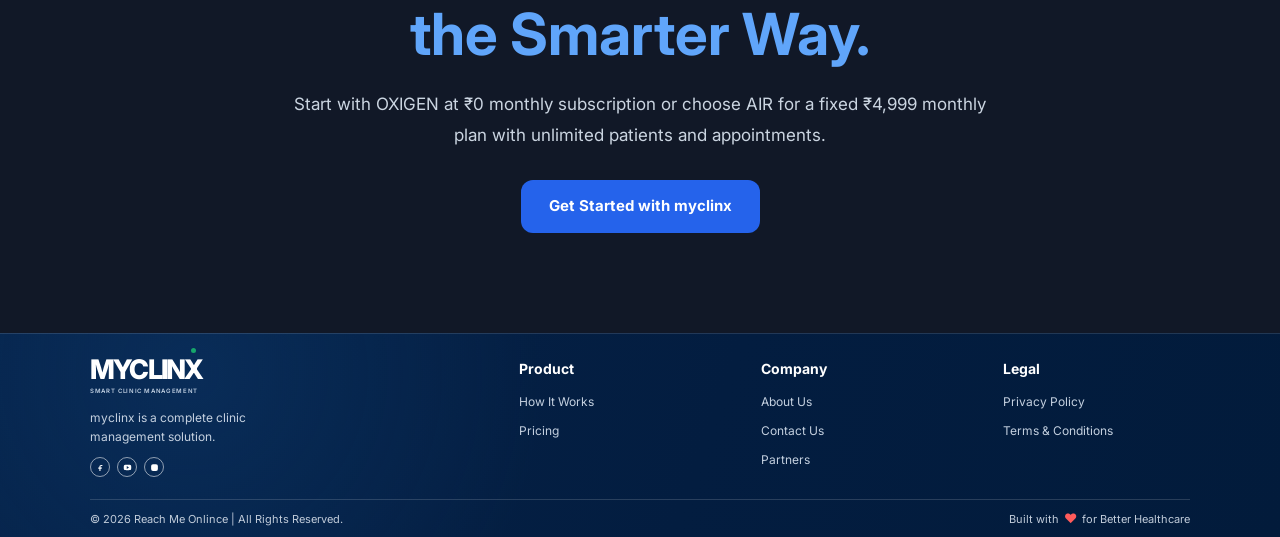
<file: price.html>
<!DOCTYPE html>
<html lang="en">
<head>
  <meta charset="UTF-8">
  <meta name="viewport" content="width=device-width, initial-scale=1.0">
  <title>
    Price - Clinic Management Software for Doctors & Clinics | myclinx
  </title>



  <meta name="description"
  content="myclinx is a smart clinic management software for doctors and clinics. Manage patients, appointments, doctors, prescriptions, billing, reports and daily clinic operations in one powerful platform.">

  <link rel="canonical" href="https://myclinx.in/">

  <meta name="robots" content="index, follow, max-image-preview:large">
  <link rel="preconnect" href="https://fonts.googleapis.com">
  <link rel="preconnect" href="https://fonts.gstatic.com" crossorigin>
  <link href="https://fonts.googleapis.com/css2?family=Inter:wght@400;500;600;700;800&display=swap" rel="stylesheet">
  <link rel="stylesheet" href="style.css">
</head>
<body>

<header class="myclinx-header">
  <div class="myclinx-container myclinx-nav">
    <a class="myclinx-logo" href="#" aria-label="myclinx">
      <img class="myclinx-logo-img" src="MyClinx-FinalLOGO.svg"  style="width:100%;" alt="myclinx - Smart Clinic Management">
    </a>

    <button class="myclinx-menu" id="myclinxMenu" aria-label="Open menu">
      <span></span><span></span><span></span>
    </button>

    <nav class="myclinx-navigation" id="myclinxNavigation">
      <a href="index.html">Home</a>
      <a href="about.html">About Us</a>
      <a href="price.html" class="active">Pricing</a>
      <a href="contact.html">Contact</a>
    </nav>

    <div class="myclinx-nav-actions">
      <a class="myclinx-login" href="https://admin.myclinx.in/login">Login</a>
      <a class="myclinx-start" href="contact.html">Get Started</a>
    </div>
  </div>
</header>

<main>

    <!-- =========================================
         PRICING HERO
    ========================================= -->

    <section class="myclinx-pricing-hero">

        <div class="myclinx-pricing-container">

            <div class="myclinx-pricing-hero-content">

                <span class="myclinx-pricing-eyebrow">
                    SIMPLE &amp; TRANSPARENT PRICING
                </span>

                <h1>
                    Choose the Plan That
                    <span>Works for Your Clinic.</span>
                </h1>

                <p>
                    Start your clinic journey with zero monthly subscription
                    or choose a fixed monthly plan for unlimited patients
                    and appointments. With myclinx, you only pay for what
                    works best for your clinic.
                </p>

            </div>

        </div>

    </section>


    <!-- =========================================
         PRICING PLANS
    ========================================= -->

    <section class="myclinx-pricing-plans">

        <div class="myclinx-pricing-container">

            <div class="myclinx-pricing-grid">


                <!-- =================================
                     OXIGEN PLAN
                ================================== -->

                <div class="myclinx-price-card">

                    <div class="myclinx-price-card-top">

                        <div class="myclinx-price-icon">
                            💙
                        </div>

                        <span class="myclinx-price-label">
                            PLAN ONE
                        </span>

                        <h2>OXIGEN</h2>

                        <h3>
                            Start Free.
                            <span>Pay Only When You Earn.</span>
                        </h3>

                        <div class="myclinx-price-amount">
                            ₹0
                            <small>/ month</small>
                        </div>

                        <p class="myclinx-price-intro">
                            No monthly subscription. No setup fee.
                            Start your clinic digitally without a
                            fixed monthly cost.
                        </p>

                    </div>


                    <div class="myclinx-price-features">

                        <h4>Everything You Need</h4>

                        <ul>

                            <li>✓ 100% FREE Subdomain</li>

                            <li>✓ 100% FREE Clinic Website</li>

                            <li>✓ 100% FREE Clinic Management</li>

                            <li>✓ 100% FREE Doctor Management</li>

                            <li>✓ 100% FREE Patient Management</li>

                            <li>✓ 100% FREE Appointment Management</li>

                            <li>✓ 100% FREE Doctor Schedule &amp; Availability</li>

                            <li>✓ 100% FREE Patient History &amp; Records</li>

                            <li>✓ 100% FREE Reports &amp; Analytics</li>

                            <li>✓ 100% FREE Clinic Dashboard</li>

                            <li>✓ 100% FREE WhatsApp / Patient Enquiry Integration</li>

                            <li>✓ 100% FREE Patient Birthday Wishes</li>

                        </ul>

                    </div>


                    <div class="myclinx-price-usage">

                        <span>PAY ONLY FOR SUCCESS</span>

                        <h4>
                            ₹10
                            <small>per successfully completed appointment</small>
                        </h4>

                        <p>
                            The ₹10 maintenance charge applies only when
                            an appointment is successfully completed.
                        </p>

                        <div class="myclinx-price-example">

                            <strong>Example</strong>

                            <p>
                                Patient consultation fee:
                                <b>₹110</b>
                            </p>

                            <p>
                                myclinx maintenance charge:
                                <b>₹10</b>
                            </p>

                            <p>
                                You receive:
                                <b>₹100</b>
                            </p>

                        </div>

                    </div>


                    <div class="myclinx-price-rules">

                        <h4>When Do You Pay?</h4>

                        <p>✓ Successfully completed appointment → <strong>₹10</strong></p>

                        <p>✕ Cancelled appointment → <strong>₹0</strong></p>

                        <p>✕ Unconfirmed appointment → <strong>₹0</strong></p>

                        <p>✕ No-show / unsuccessful appointment → <strong>₹0</strong></p>

                    </div>


                    <div class="myclinx-price-best">

                        <strong>Best for:</strong>

                        <p>
                            New clinics, individual doctors and clinics
                            that want to start with zero monthly cost.
                        </p>

                    </div>


                    <a href="#" class="myclinx-price-button">
                        Start Free
                    </a>

                </div>


                <!-- =================================
                     AIR PLAN
                ================================== -->

                <div class="myclinx-price-card myclinx-price-featured">

                    <div class="myclinx-price-popular">
                        MOST POPULAR
                    </div>

                    <div class="myclinx-price-card-top">

                        <div class="myclinx-price-icon">
                            🌬️
                        </div>

                        <span class="myclinx-price-label">
                            PLAN TWO
                        </span>

                        <h2>AIR</h2>

                        <h3>
                            Everything You Need.
                            <span>One Fixed Monthly Price.</span>
                        </h3>

                        <div class="myclinx-price-amount">
                            ₹4,999
                            <small>/ month</small>
                        </div>

                        <p class="myclinx-price-intro">
                            One fixed monthly subscription with
                            unlimited patients and appointments.
                        </p>

                    </div>


                    <div class="myclinx-price-features">

                        <h4>Everything in OXIGEN</h4>

                        <ul>

                            <li>✓ 100% FREE Subdomain</li>

                            <li>✓ 100% FREE Clinic Website</li>

                            <li>✓ 100% FREE Clinic Management</li>

                            <li>✓ 100% FREE Doctor Management</li>

                            <li>✓ 100% FREE Patient Management</li>

                            <li>✓ 100% FREE Appointment Management</li>

                            <li>✓ 100% FREE Doctor Schedule &amp; Availability</li>

                            <li>✓ 100% FREE Patient History &amp; Records</li>

                            <li>✓ 100% FREE Reports &amp; Analytics</li>

                            <li>✓ 100% FREE Clinic Dashboard</li>

                            <li>✓ 100% FREE WhatsApp / Patient Enquiry Integration</li>

                            <li>✓ 100% FREE Patient Birthday Wishes</li>

                        </ul>

                    </div>


                    <div class="myclinx-price-unlimited">

                        <span>NO PER-PATIENT CHARGE</span>

                        <h4>
                            ₹4,999
                            <small>/ month</small>
                        </h4>

                        <p>
                            Unlimited patients and appointments.
                            No ₹10 charge on successfully completed
                            appointments.
                        </p>

                    </div>


                    <div class="myclinx-price-rules">

                        <h4>Simple Fixed Pricing</h4>

                        <p>✓ Successful appointment → <strong>₹0 extra</strong></p>

                        <p>✓ Cancelled appointment → <strong>₹0 extra</strong></p>

                        <p>✓ Unconfirmed appointment → <strong>₹0 extra</strong></p>

                        <p>✓ No-show appointment → <strong>₹0 extra</strong></p>

                    </div>


                    <div class="myclinx-price-best">

                        <strong>Best for:</strong>

                        <p>
                            Busy clinics, multi-doctor clinics and
                            clinics with high patient volume.
                        </p>

                    </div>


                    <a href="#" class="myclinx-price-button">
                        Choose AIR
                    </a>

                </div>




                <!-- =================================
                     6 MONTH PLAN
                ================================== -->

                <div class="myclinx-price-card myclinx-price-sixmonth">

                    <div class="myclinx-price-card-top">

                        <div class="myclinx-price-icon">
                            🌤️
                        </div>

                        <span class="myclinx-price-label">
                             PLAN THREE
                        </span>

                        <h2>AIR PLUS</h2>

                        <h3>
                            More Savings.
                            <span>One Simple 6-Month Plan.</span>
                        </h3>

                        <div class="myclinx-price-amount">
                            ₹24,999
                            <small>/ 6 months</small>
                        </div>

                        <p class="myclinx-price-intro">
                            Get everything in AIR with a fixed 6-month
                            subscription and no per-patient appointment charge.
                        </p>

                    </div>


                    <div class="myclinx-price-features">

                        <h4>Everything in AIR</h4>

                        <ul>

                            <li>✓ 100% FREE domain</li>

                            <li>✓ 100% FREE Clinic Website</li>

                            <li>✓ 100% FREE Clinic Management</li>

                            <li>✓ 100% FREE Doctor Management</li>

                            <li>✓ 100% FREE Patient Management</li>

                            <li>✓ 100% FREE Appointment Management</li>

                            <li>✓ 100% FREE Doctor Schedule &amp; Availability</li>

                            <li>✓ 100% FREE Patient History &amp; Records</li>

                            <li>✓ 100% FREE Reports &amp; Analytics</li>

                            <li>✓ 100% FREE Clinic Dashboard</li>

                            <li>✓ 100% FREE WhatsApp / Patient Enquiry Integration</li>

                            <li>✓ 100% FREE Patient Birthday Wishes</li>


                        </ul>

                    </div>


                    <div class="myclinx-price-unlimited">

                        <span>NO PER-PATIENT CHARGE</span>

                        <h4>
                            ₹24,999
                            <small>/ 6 months</small>
                        </h4>

                        <p>
                            Unlimited patients and appointments for the
                            complete 6-month subscription period.
                        </p>

                    </div>


                    <div class="myclinx-price-rules">

                        <h4>Simple Fixed Pricing</h4>

                        <p>
                            ✓ Successful appointment → <strong>₹0 extra</strong>
                        </p>

                        <p>
                            ✓ Cancelled appointment → <strong>₹0 extra</strong>
                        </p>

                        <p>
                            ✓ Unconfirmed appointment → <strong>₹0 extra</strong>
                        </p>

                        <p>
                            ✓ No-show appointment → <strong>₹0 extra</strong>
                        </p>

                    </div>


                    <div class="myclinx-price-best">

                        <strong>Best for:</strong>

                        <p>
                            Growing clinics and doctors who want a
                            fixed-price plan with better long-term savings.
                        </p>

                    </div>


                    <a href="#" class="myclinx-price-button">
                        Choose 6-Month Plan
                    </a>

                </div>

            </div>

        </div>

    </section>


    <!-- =========================================
         COMPARISON
    ========================================= -->

    <section class="myclinx-price-comparison">

        <div class="myclinx-pricing-container">

            <div class="myclinx-price-section-heading">

                <span class="myclinx-pricing-eyebrow">
                    PLAN COMPARISON
                </span>

                <h2>
                    OXIGEN <span>vs</span>
                    AIR
                    <span>vs</span> AIR PLUS
                </h2>

                <p>
                    Both plans give you the core myclinx platform.
                    The difference is how you pay.
                </p>

            </div>


            <div class="myclinx-comparison-wrapper">

                <table class="myclinx-comparison-table">

                    <thead>

                        <tr>

                            <th>Feature</th>

                            <th>
                                💙 OXIGEN
                            </th>

                            <th>
                                🌬️ AIR
                            </th>

                            <th>
                                🌬️+ AIR PLUS
                            </th>


                        </tr>

                    </thead>

                    <tbody>

                        <tr>
                            <td>Monthly Fee</td>
                            <td><strong>₹0</strong></td>
                            <td><strong>₹4,999 / month</strong></td>
                            <td><strong>₹24,999 / 6 month</strong></td>
                        </tr>

                        <tr>
                            <td>Subdomain</td>
                            <td>✓ Free</td>
                            <td>✓ Free</td>
                            <td>✓ Free</td>
                        </tr>

                        <tr>
                            <td>Clinic Website</td>
                            <td>✓</td>
                            <td>✓</td>
                            <td>✓</td>

                        </tr>

                        <tr>
                            <td>Clinic Management</td>
                            <td>✓</td>
                            <td>✓</td>
                            <td>✓</td>
                        </tr>

                        <tr>
                            <td>Doctor Management</td>
                            <td>✓</td>
                            <td>✓</td>
                            <td>✓</td>
                        </tr>

                        <tr>
                            <td>Patient Management</td>
                            <td>✓</td>
                            <td>✓</td>
                            <td>✓</td>
                        </tr>

                        <tr>
                            <td>Appointment Management</td>
                            <td>✓</td>
                            <td>✓</td>
                            <td>✓</td>
                        </tr>

                        <tr>
                            <td>Doctor Schedule &amp; Availability</td>
                            <td>✓</td>
                            <td>✓</td>
                            <td>✓</td>
                        </tr>

                        <tr>
                            <td>Patient History &amp; Records</td>
                            <td>✓</td>
                            <td>✓</td>
                            <td>✓</td>
                        </tr>

                        <tr>
                            <td>Reports &amp; Analytics</td>
                            <td>✓</td>
                            <td>✓</td>
                            <td>✓</td>
                        </tr>

                        <tr>
                            <td>Clinic Dashboard</td>
                            <td>✓</td>
                            <td>✓</td>
                            <td>✓</td>
                        </tr>

                        <tr>
                            <td>WhatsApp / Enquiry Integration</td>
                            <td>✓</td>
                            <td>✓</td>
                            <td>✓</td>
                        </tr>

                        <tr>
                            <td>Patient Birthday Wishes</td>
                            <td>✓</td>
                            <td>✓</td>
                            <td>✓</td>
                        </tr>

                        <tr>
                            <td>Successful Appointment Charge</td>
                            <td><strong>₹10</strong></td>
                            <td><strong>₹0</strong></td>
                            <td><strong>₹0</strong></td>
                        </tr>

                        <tr>
                            <td>Cancelled Appointment</td>
                            <td>₹0</td>
                            <td>₹0</td>
                            <td>₹0</td>
                        </tr>

                        <tr>
                            <td>Unconfirmed Appointment</td>
                            <td>₹0</td>
                            <td>₹0</td>
                            <td>₹0</td>
                        </tr>

                        <tr>
                            <td>No-show Appointment</td>
                            <td>₹0</td>
                            <td>₹0</td>
                            <td>₹0</td>
                        </tr>

                    </tbody>

                </table>

            </div>

        </div>

    </section>


    <!-- =========================================
         HOW BILLING WORKS
    ========================================= -->

    <section class="myclinx-price-how">

        <div class="myclinx-pricing-container">

            <div class="myclinx-price-section-heading">

                <span class="myclinx-pricing-eyebrow">
                    HOW IT WORKS
                </span>

                <h2>
                    Simple Pricing.
                    <span>No Surprises.</span>
                </h2>

            </div>


            <div class="myclinx-price-steps">

                <div class="myclinx-price-step">

                    <span>01</span>

                    <h3>Start Your Clinic</h3>

                    <p>
                        Create your clinic profile and start using
                        myclinx without paying a monthly subscription.
                    </p>

                </div>


                <div class="myclinx-price-step">

                    <span>02</span>

                    <h3>Manage Patients</h3>

                    <p>
                        Manage your patients, appointments, doctors,
                        schedules and daily clinic operations.
                    </p>

                </div>


                <div class="myclinx-price-step">

                    <span>03</span>

                    <h3>Pay When You Earn</h3>

                    <p>
                        With OXIGEN, the ₹10 charge applies only when
                        an appointment is successfully completed.
                    </p>

                </div>

            </div>

        </div>

    </section>


    <!-- =========================================
         FINAL CTA
    ========================================= -->

    <section class="myclinx-price-cta">

        <div class="myclinx-pricing-container">

            <div class="myclinx-price-cta-content">

                <span class="myclinx-pricing-eyebrow">
                    READY TO GET STARTED?
                </span>

                <h2>
                    Start Your Clinic
                    <span>the Smarter Way.</span>
                </h2>

                <p>
                    Start with OXIGEN at ₹0 monthly subscription or
                    choose AIR for a fixed ₹4,999 monthly plan with
                    unlimited patients and appointments.
                </p>

                <a href="#" class="myclinx-price-cta-button">
                    Get Started with myclinx
                </a>

            </div>

        </div>

    </section>





<!-- footer section start -->

<!-- =========================================
     myclinx FOOTER
========================================= -->

<footer class="myclinx-footer">

    <div class="myclinx-footer-container">

        <!-- TOP FOOTER -->
        <div class="myclinx-footer-top">

            <!-- BRAND -->
            <div class="myclinx-footer-brand">

                <a href="#" class="myclinx-footer-logo">
                    <span class="myclinx-logo-main">
                        MYCLIN<span>X</span>
                    </span>
                    <small>SMART CLINIC MANAGEMENT</small>
                </a>

                <p>
                    myclinx is a complete clinic management
                    solution.
                </p>

                <!-- SOCIAL -->
                <div class="myclinx-social">

                    <a href="#" aria-label="Facebook">
                        <svg viewBox="0 0 24 24">
                            <path d="M14 8h3V5h-3c-3 0-5 2-5 5v2H6v3h3v6h3v-6h3l1-3h-4v-2c0-1 .5-2 2-2Z"/>
                        </svg>
                    </a>

                  

                   
                    <a href="#" aria-label="YouTube">
                        <svg viewBox="0 0 24 24">
                            <path d="M21.58 7.19a2.74 2.74 0 0 0-1.93-1.94C17.95 4.8 12 4.8 12 4.8s-5.95 0-7.65.45a2.74 2.74 0 0 0-1.93 1.94C2 8.9 2 12 2 12s0 3.1.42 4.81a2.74 2.74 0 0 0 1.93 1.94c1.7.45 7.65.45 7.65.45s5.95 0 7.65-.45a2.74 2.74 0 0 0 1.93-1.94C22 15.1 22 12 22 12s0-3.1-.42-4.81ZM10 15.8V8.2l6 3.8-6 3.8Z"/>
                        </svg>
                    </a>

                    <a href="#" aria-label="Instagram">
                        <svg viewBox="0 0 24 24">
                            <rect x="3" y="3" width="18" height="18" rx="5"/>
                            <circle cx="12" cy="12" r="4"/>
                            <circle cx="17.5" cy="6.5" r="1"/>
                        </svg>
                    </a>

                </div>

            </div>


            <!-- PRODUCT -->
            <div class="myclinx-footer-column">

                <h3>Product</h3>

                <ul>
                    <li>
                        <a href="#how-it-works">How It Works</a>
                    </li>


                    <li>
                        <a href="#pricing">Pricing</a>
                    </li>

                    
                </ul>

            </div>


            <!-- COMPANY -->
            <div class="myclinx-footer-column">

                <h3>Company</h3>

                <ul>
                    <li>
                        <a href="#">About Us</a>
                    </li>

                    <li>
                        <a href="#">Contact Us</a>
                    </li>

                    <li>
                        <a href="#">Partners</a>
                    </li>
                </ul>

            </div>


            <!-- LEGAL -->
            <div class="myclinx-footer-column">

                <h3>Legal</h3>

                <ul>
                    <li>
                        <a href="#">Privacy Policy</a>
                    </li>

                    <li>
                        <a href="#">Terms &amp; Conditions</a>
                    </li>
                </ul>

            </div>

        </div>


        <!-- BOTTOM FOOTER -->
        <div class="myclinx-footer-bottom">

            <p>
                © <span id="myclinxYear"></span> Reach Me Onlince | All Rights Reserved.
            </p>

            <p class="myclinx-made-with">
                Built with
                <span>♥</span>
                for Better Healthcare
            </p>

        </div>

    </div>

</footer>

<!-- footer section end -->
</main>

<script src="script.js"></script>
</body>
</html>
</file>
<file: style.css>
*{
    margin:0;
    padding:0;
    box-sizing:border-box
}
 :root{
    --navy:#092552;
    --blue:#0c63df;
    --green:#0b9c58;
    --text:#0b2854;
    --muted:#687792;
    --border:#e8edf4
}
 html{
    scroll-behavior:smooth
}
 body{
    font-family:Inter,Arial,sans-serif;
    color:var(--text);
    background:#fff;
    overflow-x:hidden
}
 a{
    text-decoration:none;
    color:inherit
}
 button{
    font:inherit
}
 .myclinx-container{
    width:min(1340px,calc(100% - 96px));
    margin:auto
}
/* Header */
.myclinx-header {
    height: 64px;
    border-bottom: 1px solid #edf1f6;
    background: rgba(255, 255, 255, 0.97);

    position: fixed;
    top: 0;
    left: 0;
    width: 100%;

    z-index: 9999;

    box-shadow: 0 2px 15px rgba(9, 38, 83, 0.06);

    backdrop-filter: blur(10px);
}

 .myclinx-nav{
    height:100%;
    display:flex;
    align-items:center
}
 .myclinx-logo{
    width:160px;
    line-height:1
}
 .myclinx-logo-word{
    font-size:31px;
    font-weight:800;
    letter-spacing:-2px;
    color:#092b5e
}
 .myclinx-logo-word span{
    color:#109f60;
    position:relative
}
 .myclinx-logo-word span:before{
    content:"";
    position:absolute;
    width:7px;
    height:7px;
    border-radius:50%;
    background:#10a360;
    top:-7px;
    left:5px
}
 .myclinx-logo-sub{
    font-size:5.5px;
    letter-spacing:1px;
    font-weight:600;
    margin:3px 0 0 4px;
    color:#65728a
}
 .myclinx-navigation{
    display:flex;
    align-items:center;
    justify-content:center;
    gap:31px;
    flex:1;
    height:100%
}
 .myclinx-navigation a{
    font-size:13px;
    font-weight:600;
    color:#112b52;
    height:100%;
    display:flex;
    align-items:center;
    position:relative
}
 .myclinx-navigation a.active:after{
    content:"";
    position:absolute;
    left:0;
    right:0;
    bottom:0;
    height:2px;
    background:#246fe0
}
 .myclinx-nav-actions{
    display:flex;
    align-items:center;
    gap:9px
}
 .myclinx-login,.myclinx-start{
    height:29px;
    padding:0 18px;
    border-radius:5px;
    display:flex;
    align-items:center;
    justify-content:center;
    font-size:13px;
    font-weight:600
}
 .myclinx-login{
    border:1px solid #4a8ee8;
    color:#0c5fcf;
    background:#fff
}
 .myclinx-start{
    background:#07934f;
    color:#fff;
    padding:0 17px
}
 .myclinx-menu{
    display:none
}




/*hero section new main*/
/* =========================================================
   myclinx HERO MAIN
========================================================= */

.myclinx-heromain {
    width: 100%;
    padding: 35px 0 28px;

    background:
        radial-gradient(
            circle at 67% 45%,
            rgba(225, 239, 255, .75),
            transparent 34%
        ),
        radial-gradient(
            circle at 92% 50%,
            rgba(215, 247, 233, .8),
            transparent 30%
        ),
        linear-gradient(
            135deg,
            #fbfdff 0%,
            #ffffff 60%,
            #f8fffb 100%
        );

    overflow: hidden;
}


/* =========================================================
   CONTAINER
========================================================= */

.myclinx-heromain-container {
    width: min(1180px, calc(100% - 70px));

    min-height: 570px;

    margin: 0 auto;

    display: grid;

    grid-template-columns: 42% 58%;

    align-items: center;
}


/* =========================================================
   LEFT CONTENT
========================================================= */

.myclinx-heromain-content {
    position: relative;
    z-index: 5;

    padding: 20px 0 20px 5px;
}


/* Badge */

.myclinx-heromain-badge {
    width: fit-content;

    display: flex;
    align-items: center;

    gap: 7px;

    padding: 6px 11px;

    border-radius: 30px;

    background: rgba(255,255,255,.8);

    color: #183758;

    font-size: 11px;
    font-weight: 600;

    box-shadow:
        0 4px 15px rgba(20,55,90,.05);
}

.myclinx-heromain-badge-icon {
    width: 19px;
    height: 19px;

    display: grid;
    place-items: center;

    border-radius: 50%;

    background: #e3f7ed;

    color: #079755;

    font-size: 11px;
}


/* Heading */

.myclinx-heromain-title {
    max-width: 560px;

    margin: 20px 0 0;

    color: #092653;

    font-size: clamp(38px, 4vw, 55px);

    line-height: 1.08;

    letter-spacing: -2px;

    font-weight: 800;
}

.myclinx-heromain-title strong {
    display: inline-block;

    color: #079957;

    position: relative;
}

.myclinx-heromain-title strong::after {
    content: "";

    position: absolute;

    left: 0;
    right: 28%;

    bottom: -8px;

    height: 4px;

    border-radius: 50%;

    background: #0a9e5b;

    transform: rotate(-2deg);
}


/* Description */

.myclinx-heromain-description {
    max-width: 470px;

    margin: 22px 0 0;

    color: #5d708b;

    font-size: 15px;

    line-height: 1.65;
}

.myclinx-heromain-description b {
    color: #233b5d;
}


/* =========================================================
   FEATURES
========================================================= */

.myclinx-heromain-features {
    max-width: 475px;

    display: grid;

    gap: 9px;

    margin-top: 20px;
}

.myclinx-heromain-feature {

    display: flex;

    align-items: center;

    gap: 14px;

    padding: 11px 14px;

    border-radius: 11px;

    background: rgba(255,255,255,.85);

    border: 1px solid rgba(225,233,242,.75);

    box-shadow:
        0 6px 18px rgba(25,65,105,.045);
}

.myclinx-heromain-feature-icon {

    width: 43px;
    height: 43px;

    min-width: 43px;

    display: grid;
    place-items: center;

    border-radius: 9px;

    color: #fff;

    font-size: 24px;
    font-weight: 500;
}

.myclinx-heromain-feature-icon.blue {
    background: #0870ed;
}

.myclinx-heromain-feature-icon.green {
    background: #079b59;
}

.myclinx-heromain-feature h3 {

    margin: 0;

    color: #102d55;

    font-size: 14px;

    line-height: 1.25;
}

.myclinx-heromain-feature p {

    max-width: 320px;

    margin: 4px 0 0;

    color: #687992;

    font-size: 11px;

    line-height: 1.45;
}


/* =========================================================
   ACTIONS
========================================================= */

.myclinx-heromain-actions {

    display: flex;

    gap: 12px;

    margin-top: 22px;
}

.myclinx-heromain-btn {

    height: 43px;

    padding: 0 22px;

    display: inline-flex;

    align-items: center;
    justify-content: center;

    gap: 13px;

    border-radius: 7px;

    font-size: 13px;

    font-weight: 700;

    text-decoration: none;

    transition: .25s ease;
}

.myclinx-heromain-btn.primary {

    background: #0969e6;

    color: #fff;

    box-shadow:
        0 8px 20px rgba(9,105,230,.20);
}

.myclinx-heromain-btn.secondary {

    background: #fff;

    color: #0969e6;

    border: 1px solid #7daeff;
}

.myclinx-heromain-btn:hover {

    transform: translateY(-2px);
}

.myclinx-heromain-btn.primary:hover {
    background: #075bc9;
}

.myclinx-heromain-btn.secondary:hover {
    background: #f3f8ff;
}

.myclinx-heromain-btn span {
    font-size: 18px;
}

.myclinx-heromain-btn .play {
    font-size: 18px;
}


/* =========================================================
   TRUST
========================================================= */

.myclinx-heromain-trust {

    display: flex;

    align-items: center;

    gap: 11px;

    margin-top: 18px;
}

.myclinx-heromain-avatars {

    display: flex;
}

.myclinx-heromain-avatars span {

    width: 28px;
    height: 28px;

    display: grid;
    place-items: center;

    margin-left: -4px;

    border: 2px solid #fff;

    border-radius: 50%;

    background: #dceaff;

    color: #315780;

    font-size: 7px;
    font-weight: 700;
}

.myclinx-heromain-avatars span:nth-child(2) {
    background: #dcefe7;
}

.myclinx-heromain-avatars span:nth-child(3) {
    background: #f8e4d5;
}

.myclinx-heromain-trust p {

    margin: 0;

    color: #667890;

    font-size: 10px;
}

.myclinx-heromain-trust b {
    color: #079755;
}


/* =========================================================
   VISUAL
========================================================= */

.myclinx-heromain-visual {

    min-width: 0;

    height: 550px;

    position: relative;

    display: flex;

    align-items: center;

    justify-content: center;
}


/* Glow */

.myclinx-heromain-glow {

    position: absolute;

    width: 470px;
    height: 470px;

    border-radius: 50%;

    background:
        radial-gradient(
            circle,
            rgba(219,236,255,.95),
            rgba(231,247,238,.4) 55%,
            transparent 70%
        );
}


/* =========================================================
   DASHBOARD
========================================================= */

.myclinx-heromain-dashboard {

    position: absolute;

    left: 4%;

    top: 125px;

    width: 455px;
    height: 265px;

    display: grid;

    grid-template-columns: 68px 1fr;

    overflow: hidden;

    border-radius: 13px;

    background: #fff;

    border: 1px solid #e2e9f1;

    box-shadow:
        0 20px 45px rgba(16,55,95,.16);

    transform:
        rotate(-1deg);

    z-index: 3;
}


/* Dashboard sidebar */

.myclinx-heromain-dashboard-side {

    padding: 10px 6px;

    background:
        linear-gradient(
            180deg,
            #102f53,
            #071f3b
        );
}

.myclinx-heromain-dashboard-logo {

    margin: 0 4px 11px;

    color: #fff;

    font-size: 16px;

    font-weight: 800;
}

.myclinx-heromain-dashboard-menu {

    display: flex;

    flex-direction: column;

    gap: 3px;
}

.myclinx-heromain-dashboard-menu a {

    height: 21px;

    display: flex;

    align-items: center;

    gap: 4px;

    padding: 0 4px;

    border-radius: 3px;

    color: #bdc9d8;

    font-size: 5px;

    text-decoration: none;
}

.myclinx-heromain-dashboard-menu a.active {

    background: #0868e5;

    color: #fff;
}


/* Dashboard main */

.myclinx-heromain-dashboard-main {

    min-width: 0;

    padding: 8px;

    background: #fff;
}

.myclinx-heromain-dashboard-top {

    height: 24px;

    display: flex;

    align-items: center;

    justify-content: space-between;
}

.myclinx-heromain-dashboard-search {

    width: 150px;

    height: 17px;

    display: flex;

    align-items: center;

    padding: 0 7px;

    border-radius: 4px;

    background: #f0f4f8;

    color: #9aa7b8;

    font-size: 4px;
}

.myclinx-heromain-dashboard-user {

    display: flex;

    align-items: center;

    gap: 5px;

    color: #8492a5;

    font-size: 6px;
}

.myclinx-heromain-dashboard-user i {

    width: 17px;
    height: 17px;

    display: grid;
    place-items: center;

    border-radius: 50%;

    background: #e4effe;

    color: #166ce0;

    font-size: 5px;

    font-style: normal;
}


/* Stats */

.myclinx-heromain-dashboard-stats {

    display: grid;

    grid-template-columns: repeat(4,1fr);

    gap: 4px;

    margin-top: 7px;
}

.myclinx-heromain-dashboard-stats > div {

    padding: 6px;

    border: 1px solid #e8edf3;

    border-radius: 5px;
}

.myclinx-heromain-dashboard-stats small {

    display: block;

    color: #7d8ba0;

    font-size: 4px;
}

.myclinx-heromain-dashboard-stats strong {

    display: block;

    margin-top: 3px;

    color: #143158;

    font-size: 10px;
}

.myclinx-heromain-dashboard-stats em {

    display: block;

    margin-top: 3px;

    color: #11945a;

    font-size: 3.5px;

    font-style: normal;
}


/* Appointment */

.myclinx-heromain-dashboard-appointment {

    width: 61%;

    margin-top: 6px;

    border: 1px solid #e8edf3;

    border-radius: 5px;

    overflow: hidden;
}

.myclinx-heromain-panel-title {

    padding: 6px;

    color: #183455;

    font-size: 5px;

    font-weight: 700;
}

.myclinx-heromain-appointment-row {

    min-height: 26px;

    display: grid;

    grid-template-columns: 52px 1fr 1fr 47px;

    align-items: center;

    padding: 0 6px;

    border-top: 1px solid #f0f3f6;

    color: #8592a4;

    font-size: 3.5px;
}

.myclinx-heromain-appointment-row b {

    color: #243c5c;

    font-size: 4px;
}

.myclinx-heromain-appointment-row i {

    padding: 3px 4px;

    border-radius: 20px;

    background: #e4f7ed;

    color: #14945a;

    text-align: center;

    font-style: normal;
}

.myclinx-heromain-appointment-row i.waiting {

    background: #fff0d7;

    color: #d88816;
}


/* Chart */

.myclinx-heromain-dashboard-chart {

    position: absolute;

    right: 8px;

    bottom: 9px;

    width: 35%;

    height: 123px;

    border: 1px solid #e8edf3;

    border-radius: 5px;

    background: #fff;
}

.myclinx-heromain-dashboard-chart svg {

    width: 100%;

    height: 83px;

    padding: 4px 5px;
}


/* =========================================================
   DASHBOARD LABEL
========================================================= */

.myclinx-heromain-label {

    position: absolute;

    color: #0869e4;

    font-size: 14px;

    font-weight: 600;

    font-style: italic;

    z-index: 8;
}

.dashboard-label {

    left: 10%;

    top: 75px;

    transform: rotate(-4deg);
}

.dashboard-label b {

    display: block;

    margin-left: 60px;

    font-size: 28px;

    font-weight: 400;

    transform: rotate(-25deg);
}


/* =========================================================
   PHONE
========================================================= */

.myclinx-heromain-phone {

    position: absolute;

    right: 2%;

    top: 62px;

    width: 185px;

    height: 385px;

    padding: 7px;

    border-radius: 30px;

    background:
        linear-gradient(
            135deg,
            #d5d9df,
            #7d848c 48%,
            #e7e9eb
        );

    box-shadow:
        0 20px 45px rgba(30,60,90,.23);

    transform:
        rotate(4deg);

    z-index: 6;
}

.myclinx-heromain-phone::before {

    content: "";

    position: absolute;

    inset: 3px;

    border-radius: 27px;

    border: 2px solid #3b4148;

    pointer-events: none;
}

.myclinx-heromain-phone-notch {

    position: absolute;

    top: 11px;
    left: 50%;

    width: 75px;
    height: 19px;

    transform: translateX(-50%);

    border-radius: 15px;

    background: #090d12;

    z-index: 5;
}

.myclinx-heromain-phone-screen {

    width: 100%;
    height: 100%;

    overflow: hidden;

    border-radius: 24px;

    background: #fff;
}


/* Phone header */

.myclinx-heromain-phone-header {

    height: 45px;

    display: flex;

    align-items: center;

    gap: 6px;

    padding: 15px 10px 0;

    color: #17345a;

    font-size: 8px;
}

.myclinx-heromain-clinic-logo {

    width: 19px;
    height: 19px;

    display: grid;
    place-items: center;

    border-radius: 5px;

    background: #126ee4;

    color: #fff;

    font-size: 12px;
}

.myclinx-heromain-phone-header strong {

    flex: 1;

    font-size: 9px;
}

.myclinx-heromain-phone-header > span {

    font-size: 13px;
}


/* Phone hero */

.myclinx-heromain-phone-hero {

    position: relative;

    height: 260px;

    padding: 20px 13px 0;

    overflow: hidden;

    background:
        linear-gradient(
            135deg,
            #eaf5ff,
            #fff
        );
}

.myclinx-heromain-phone-hero h2 {

    margin: 0;

    color: #102f55;

    font-size: 22px;

    line-height: 1.05;

    letter-spacing: -.7px;
}

.myclinx-heromain-phone-hero h2 span {

    color: #079a58;
}

.myclinx-heromain-phone-hero p {

    margin-top: 12px;

    color: #526781;

    font-size: 7px;

    line-height: 1.55;
}

.myclinx-heromain-phone-hero > a {

    display: inline-flex;

    padding: 8px 12px;

    margin-top: 10px;

    border-radius: 5px;

    background: #079c59;

    color: #fff;

    font-size: 7px;

    font-weight: 700;

    text-decoration: none;
}


/* =========================================================
   SIMPLE DOCTOR ILLUSTRATION
========================================================= */

.myclinx-heromain-doctors {

    position: absolute;

    right: -4px;

    bottom: -12px;

    width: 150px;

    height: 165px;
}

.myclinx-heromain-doctor {

    position: absolute;

    bottom: 0;
}

.myclinx-heromain-doctor.male {

    left: 18px;

    width: 73px;
    height: 140px;
}

.myclinx-heromain-doctor.female {

    right: 8px;

    width: 70px;
    height: 130px;
}


/* heads */

.myclinx-heromain-doctor .head {

    position: absolute;

    top: 12px;
    left: 20px;

    width: 38px;
    height: 46px;

    border-radius: 48%;

    background: #d99a76;

    z-index: 2;
}

.myclinx-heromain-doctor.female .head {

    background: #e0a17e;
}


/* hair */

.myclinx-heromain-doctor .hair {

    position: absolute;

    top: 6px;
    left: 16px;

    width: 45px;
    height: 25px;

    border-radius: 50% 50% 35% 35%;

    background: #182338;

    z-index: 3;
}

.myclinx-heromain-doctor.female .hair {

    left: 12px;

    width: 48px;
    height: 53px;

    border-radius: 50% 50% 45% 45%;

    background: #3a2825;
}


/* Body */

.myclinx-heromain-doctor .body {

    position: absolute;

    left: 5px;
    bottom: 0;

    width: 65px;
    height: 80px;

    border-radius: 35px 35px 0 0;

    background: #19486f;
}


/* Coat */

.myclinx-heromain-doctor .coat {

    position: absolute;

    left: 10px;
    bottom: 0;

    width: 55px;
    height: 75px;

    background: #fff;

    clip-path: polygon(
        20% 0,
        50% 20%,
        80% 0,
        100% 100%,
        0 100%
    );

    z-index: 3;
}


/* Female coat */

.myclinx-heromain-doctor.female .body {

    background: #2374c8;
}

.myclinx-heromain-doctor.female .coat {

    background: #fff;
}


/* =========================================================
   PHONE INFO
========================================================= */

.myclinx-heromain-phone-info {

    height: 42px;

    display: grid;

    grid-template-columns: repeat(3,1fr);

    border-top: 1px solid #edf1f5;

    border-bottom: 1px solid #edf1f5;
}

.myclinx-heromain-phone-info div {

    display: flex;

    flex-direction: column;

    align-items: center;

    justify-content: center;

    gap: 3px;

    color: #748299;
}

.myclinx-heromain-phone-info strong {

    color: #183a61;

    font-size: 11px;
}

.myclinx-heromain-phone-info span {

    font-size: 5px;
}


/* Phone nav */

.myclinx-heromain-phone-nav {

    height: 43px;

    display: grid;

    grid-template-columns: repeat(4,1fr);

    padding-top: 5px;
}

.myclinx-heromain-phone-nav div {

    display: flex;

    flex-direction: column;

    align-items: center;

    gap: 3px;

    color: #8b96a6;
}

.myclinx-heromain-phone-nav b {

    font-size: 12px;
}

.myclinx-heromain-phone-nav span {

    font-size: 5px;
}

.myclinx-heromain-phone-nav .active {

    color: #086ce4;
}


/* Phone label */

.myclinx-heromain-phone-label {

    position: absolute;

    right: 4%;

    top: 20px;

    z-index: 8;

    color: #079957;

    font-size: 14px;

    font-weight: 600;

    font-style: italic;

    transform: rotate(-4deg);
}

.myclinx-heromain-phone-label b {

    display: block;

    margin-left: 45px;

    font-size: 25px;

    font-weight: 400;

    transform: rotate(25deg);
}


/* =========================================================
   BENEFITS
========================================================= */

.myclinx-heromain-benefits {

    width: min(1180px, calc(100% - 70px));

    margin: -2px auto 0;

    min-height: 108px;

    padding: 18px 22px;

    display: grid;

    grid-template-columns: repeat(6,1fr);

    gap: 0;

    align-items: center;

    border: 1px solid #e1e9f2;

    border-radius: 17px;

    background: rgba(255,255,255,.92);

    box-shadow:
        0 12px 30px rgba(24,65,105,.08);

    position: relative;

    z-index: 20;
}

.myclinx-heromain-benefit {

    min-width: 0;

    display: flex;

    align-items: center;

    gap: 10px;

    padding: 0 13px;

    border-right: 1px solid #e5ebf2;
}

.myclinx-heromain-benefit:last-child {
    border-right: 0;
}

.myclinx-heromain-benefit-icon {

    width: 44px;
    height: 44px;

    min-width: 44px;

    display: grid;

    place-items: center;

    border-radius: 50%;

    font-size: 23px;

    font-weight: 500;
}

.myclinx-heromain-benefit-icon.blue {

    background: #eaf2ff;

    color: #096ce5;
}

.myclinx-heromain-benefit-icon.green {

    background: #e5f7ee;

    color: #079958;
}

.myclinx-heromain-benefit-icon.purple {

    background: #f0eaff;

    color: #7545dc;
}

.myclinx-heromain-benefit-icon.orange {

    background: #fff2df;

    color: #ed941c;
}

.myclinx-heromain-benefit h3 {

    margin: 0;

    color: #142f54;

    font-size: 12px;

    line-height: 1.25;
}

.myclinx-heromain-benefit p {

    margin: 5px 0 0;

    color: #748299;

    font-size: 8px;

    line-height: 1.45;
}


/* =========================================================
   TABLET
========================================================= */

@media (max-width: 1050px) {

    .myclinx-heromain-container {

        width: 94%;

        grid-template-columns: 43% 57%;
    }

    .myclinx-heromain-title {

        font-size: 42px;
    }

    .myclinx-heromain-dashboard {

        width: 400px;

        left: 0;
    }

    .myclinx-heromain-phone {

        width: 165px;

        height: 350px;

        right: -1%;
    }

    .myclinx-heromain-benefits {

        width: 94%;
    }

    .myclinx-heromain-benefit {

        padding: 0 8px;

        gap: 7px;
    }

    .myclinx-heromain-benefit-icon {

        width: 38px;
        height: 38px;

        min-width: 38px;
    }
}


/* =========================================================
   MOBILE
========================================================= */

@media (max-width: 700px) {

    .myclinx-heromain {

        padding: 32px 0 24px;
    }

    .myclinx-heromain-container {

        width: calc(100% - 28px);

        min-height: auto;

        display: flex;

        flex-direction: column;

        align-items: stretch;
    }


    /* Content */

    .myclinx-heromain-content {

        padding: 0;

        text-align: center;
    }

    .myclinx-heromain-badge {

        margin: 0 auto;

        font-size: 10px;
    }

    .myclinx-heromain-title {

        margin-top: 17px;

        max-width: 100%;

        font-size: 31px;

        line-height: 1.1;

        letter-spacing: -1.2px;
    }

    .myclinx-heromain-title strong {

        display: inline;
    }

    .myclinx-heromain-title strong::after {

        height: 3px;

        bottom: -6px;

        right: 25%;
    }

    .myclinx-heromain-description {

        max-width: 360px;

        margin: 17px auto 0;

        font-size: 12px;

        line-height: 1.6;
    }


    /* Features */

    .myclinx-heromain-features {

        max-width: 430px;

        margin: 18px auto 0;

        gap: 7px;

        text-align: left;
    }

    .myclinx-heromain-feature {

        padding: 9px 11px;

        gap: 10px;
    }

    .myclinx-heromain-feature-icon {

        width: 38px;
        height: 38px;

        min-width: 38px;

        font-size: 20px;
    }

    .myclinx-heromain-feature h3 {

        font-size: 12px;
    }

    .myclinx-heromain-feature p {

        font-size: 9px;
    }


    /* Buttons */

    .myclinx-heromain-actions {

        justify-content: center;

        margin-top: 17px;

        gap: 8px;
    }

    .myclinx-heromain-btn {

        height: 39px;

        padding: 0 17px;

        font-size: 11px;
    }


    /* Trust */

    .myclinx-heromain-trust {

        justify-content: center;

        margin-top: 14px;
    }

    .myclinx-heromain-trust p {

        font-size: 8px;
    }


    /* Visual */

    .myclinx-heromain-visual {

        width: 100%;

        height: 410px;

        margin-top: 22px;
    }

    .myclinx-heromain-glow {

        width: 340px;
        height: 340px;
    }


    /* Dashboard */

    .myclinx-heromain-dashboard {

        left: 2%;

        top: 95px;

        width: 285px;
        height: 170px;

        grid-template-columns: 43px 1fr;

        border-radius: 9px;

        transform: rotate(-2deg);
    }

    .myclinx-heromain-dashboard-side {

        padding: 7px 4px;
    }

    .myclinx-heromain-dashboard-logo {

        margin: 0 2px 6px;

        font-size: 10px;
    }

    .myclinx-heromain-dashboard-menu {

        gap: 1px;
    }

    .myclinx-heromain-dashboard-menu a {

        height: 14px;

        font-size: 3.3px;

        gap: 2px;

        padding: 0 2px;
    }

    .myclinx-heromain-dashboard-main {

        padding: 5px;
    }

    .myclinx-heromain-dashboard-top {

        height: 15px;
    }

    .myclinx-heromain-dashboard-search {

        width: 95px;

        height: 11px;

        font-size: 2.7px;
    }

    .myclinx-heromain-dashboard-user {

        font-size: 4px;
    }

    .myclinx-heromain-dashboard-user i {

        width: 11px;
        height: 11px;

        font-size: 3px;
    }

    .myclinx-heromain-dashboard-stats {

        gap: 2px;

        margin-top: 4px;
    }

    .myclinx-heromain-dashboard-stats > div {

        padding: 3px;

        border-radius: 3px;
    }

    .myclinx-heromain-dashboard-stats small {

        font-size: 2.5px;
    }

    .myclinx-heromain-dashboard-stats strong {

        font-size: 6px;

        margin-top: 2px;
    }

    .myclinx-heromain-dashboard-stats em {

        font-size: 2px;

        margin-top: 2px;
    }

    .myclinx-heromain-dashboard-appointment {

        margin-top: 3px;
    }

    .myclinx-heromain-panel-title {

        padding: 3px;

        font-size: 3px;
    }

    .myclinx-heromain-appointment-row {

        min-height: 16px;

        grid-template-columns: 32px 1fr 1fr 29px;

        padding: 0 3px;

        font-size: 2.3px;
    }

    .myclinx-heromain-appointment-row b {

        font-size: 2.6px;
    }

    .myclinx-heromain-appointment-row i {

        padding: 2px;

        font-size: 2.2px;
    }

    .myclinx-heromain-dashboard-chart {

        bottom: 5px;

        right: 5px;

        height: 75px;
    }

    .myclinx-heromain-dashboard-chart svg {

        height: 52px;
    }


    /* Labels */

    .myclinx-heromain-label {

        font-size: 10px;
    }

    .dashboard-label {

        left: 20%;

        top: 48px;
    }

    .dashboard-label b {

        margin-left: 35px;

        font-size: 20px;
    }


    /* Phone */

    .myclinx-heromain-phone {

        width: 137px;

        height: 285px;

        right: 3%;

        top: 35px;

        padding: 5px;

        border-radius: 22px;

        transform: rotate(4deg);
    }

    .myclinx-heromain-phone::before {

        border-radius: 19px;
    }

    .myclinx-heromain-phone-notch {

        top: 8px;

        width: 53px;
        height: 13px;
    }

    .myclinx-heromain-phone-screen {

        border-radius: 18px;
    }

    .myclinx-heromain-phone-header {

        height: 33px;

        padding: 10px 7px 0;

        gap: 4px;
    }

    .myclinx-heromain-clinic-logo {

        width: 14px;
        height: 14px;

        font-size: 8px;
    }

    .myclinx-heromain-phone-header strong {

        font-size: 6.5px;
    }

    .myclinx-heromain-phone-header > span {

        font-size: 9px;
    }

    .myclinx-heromain-phone-hero {

        height: 190px;

        padding: 14px 9px 0;
    }

    .myclinx-heromain-phone-hero h2 {

        font-size: 16px;
    }

    .myclinx-heromain-phone-hero p {

        margin-top: 7px;

        font-size: 5px;
    }

    .myclinx-heromain-phone-hero > a {

        margin-top: 6px;

        padding: 5px 7px;

        font-size: 5px;
    }

    .myclinx-heromain-doctors {

        width: 100px;

        height: 110px;

        right: -2px;
    }

    .myclinx-heromain-phone-info {

        height: 31px;
    }

    .myclinx-heromain-phone-info strong {

        font-size: 8px;
    }

    .myclinx-heromain-phone-info span {

        font-size: 3.5px;
    }

    .myclinx-heromain-phone-nav {

        height: 30px;

        padding-top: 3px;
    }

    .myclinx-heromain-phone-nav b {

        font-size: 8px;
    }

    .myclinx-heromain-phone-nav span {

        font-size: 3.5px;
    }

    .myclinx-heromain-phone-label {

        right: 3%;

        top: 2px;

        font-size: 10px;
    }

    .myclinx-heromain-phone-label b {

        margin-left: 25px;

        font-size: 18px;
    }


    /* Benefits */

    .myclinx-heromain-benefits {

        width: calc(100% - 28px);

        margin: 0 auto;

        min-height: auto;

        padding: 15px 10px;

        grid-template-columns: repeat(2,1fr);

        gap: 0;

        border-radius: 13px;
    }

    .myclinx-heromain-benefit {

        min-height: 66px;

        padding: 8px;

        border-right: 0;

        border-bottom: 1px solid #e7edf3;
    }

    .myclinx-heromain-benefit:nth-child(odd) {

        border-right: 1px solid #e7edf3;
    }

    .myclinx-heromain-benefit:nth-last-child(-n+2) {

        border-bottom: 0;
    }

    .myclinx-heromain-benefit-icon {

        width: 34px;
        height: 34px;

        min-width: 34px;

        font-size: 18px;
    }

    .myclinx-heromain-benefit h3 {

        font-size: 10px;
    }

    .myclinx-heromain-benefit p {

        margin-top: 3px;

        font-size: 7px;
    }

}


/* =========================================================
   SMALL MOBILE
========================================================= */

@media (max-width: 390px) {

    .myclinx-heromain-title {

        font-size: 27px;
    }

    .myclinx-heromain-description {

        font-size: 11px;
    }

    .myclinx-heromain-visual {

        height: 370px;
    }

    .myclinx-heromain-dashboard {

        width: 250px;

        height: 150px;
    }

    .myclinx-heromain-phone {

        width: 122px;

        height: 255px;
    }

    .myclinx-heromain-phone-hero {

        height: 168px;
    }

    .myclinx-heromain-benefit {

        gap: 6px;
    }

    .myclinx-heromain-benefit h3 {

        font-size: 9px;
    }

    .myclinx-heromain-benefit p {

        font-size: 6.5px;
    }

}





/*hero section new main end*/






/* Hero */
 .myclinx-hero{
    background:linear-gradient(112deg,#f7fbff 0%,#fff 62%);
    min-height:360px;
    padding:32px 0 22px
}
 .myclinx-hero-grid{
    display:grid;
    grid-template-columns:39% 61%;
    align-items:center
}
 .myclinx-hero-copy{
    padding-top:3px
}
 .myclinx-hero-copy h1{
    font-size:32px;
    line-height:1.12;
    letter-spacing:-1.2px;
    color:#0b2a58
}
 .myclinx-hero-copy h1 span{
    color:#0a9b57
}
 .myclinx-hero-text{
    font-size:13px;
    line-height:1.65;
    color:#53647e;
    margin-top:15px
}
 .myclinx-hero-buttons{
    display:flex;
    gap:12px;
    margin-top:20px
}
 .myclinx-btn{
    height:35px;
    border-radius:5px;
    padding:0 17px;
    display:inline-flex;
    align-items:center;
    justify-content:center;
    gap:20px;
    font-size:13px;
    font-weight:600
}
 .myclinx-btn-blue{
    background:#0964df;
    color:#fff;
    box-shadow:0 7px 15px rgba(9,100,223,.14)
}
 .myclinx-btn-blue span{
    font-size:18px;
    line-height:0
}
 .myclinx-btn-white{
    border:1px solid #0a9b57;
    color:#078b4e;
    background:#fff;
    gap:24px
}
 .myclinx-trust-row{
    display:flex;
    align-items:center;
    gap:17px;
    border-top:1px solid #e9eef5;
    margin-top:27px;
    padding-top:18px
}
 .myclinx-trust-row div{
    display:flex;
    align-items:center;
    gap:5px;
    white-space:nowrap
}
 .myclinx-trust-row i{
    width:15px;
    height:15px;
    border-radius:50%;
    display:grid;
    place-items:center;
    font-style:normal;
    font-size:9px;
    font-weight:700
}
 .myclinx-trust-row .check{
    background:#dff5ea;
    color:#0a9654
}
 .myclinx-trust-row .shield{
    color:#0a9b57
}
 .myclinx-trust-row .cloud{
    color:#2676df
}
 .myclinx-trust-row .support{
    color:#236ed8
}
 .myclinx-trust-row span{
    font-size:11.5px;
    color:#52617a
}
/* Dashboard visual */
 .myclinx-dashboard-wrap{
    padding-left:15px
}
 .myclinx-dashboard{
    height:304px;
    background:#fff;
    border-radius:15px;
    box-shadow:0 12px 35px rgba(35,60,96,.13);
    overflow:hidden;
    display:grid;
    grid-template-columns:75px 1fr
}
 .myclinx-dashboard-sidebar{
    background:#09203d;
    color:#fff;
    padding:10px 7px
}
 .dash-brand{
    font-size:17px;
    font-weight:800;
    letter-spacing:-1px;
    margin:0 0 10px 3px
}
 .dash-brand span{
    color:#fff
}
 .dash-nav{
    display:flex;
    flex-direction:column;
    gap:3px
}
 .dash-nav a{
    font-size:6px;
    color:#c0ccdc;
    padding:6px 4px;
    border-radius:4px;
    display:flex;
    align-items:center;
    gap:5px;
    white-space:nowrap
}
 .dash-nav a b{
    font-size:8px;
    width:10px;
    text-align:center
}
 .dash-nav a.active{
    background:#0864df;
    color:#fff
}
 .myclinx-dashboard-main{
    min-width:0;
    background:#fff
}
 .dash-top{
    height:35px;
    background:#f9fbfe;
    border-bottom:1px solid #eef2f6;
    display:flex;
    align-items:center;
    justify-content:space-between;
    padding:0 9px
}
 .dash-search{
    height:21px;
    width:210px;
    background:#edf2f8;
    border-radius:4px;
    color:#a1adbe;
    font-size:5.5px;
    display:flex;
    align-items:center;
    gap:5px;
    padding:0 8px
}
 .dash-search span{
    font-size:13px
}
 .dash-top-right{
    display:flex;
    align-items:center;
    gap:7px;
    color:#748198;
    font-size:9px
}
 .admin-mini{
    width:19px;
    height:19px;
    background:#dfeafc;
    color:#1264d8;
    border-radius:50%;
    font-size:5px;
    font-weight:800;
    display:grid;
    place-items:center
}
 .admin-name{
    display:flex;
    flex-direction:column
}
 .admin-name strong{
    font-size:5px;
    color:#233552
}
 .admin-name small{
    font-size:4px;
    color:#8a95a7;
    margin-top:2px
}
 .dash-title{
    font-size:9px;
    margin:12px 12px 8px;
    color:#132e55
}
 .dash-stats{
    display:grid;
    grid-template-columns:repeat(4,1fr);
    gap:5px;
    padding:0 10px
}
 .dash-stats div{
    border:1px solid #e8edf4;
    border-radius:5px;
    padding:8px 7px;
    box-shadow:0 3px 8px rgba(30,55,90,.025)
}
 .dash-stats small{
    display:block;
    color:#8b97aa;
    font-size:5px;
    margin-bottom:4px
}
 .dash-stats strong{
    display:block;
    font-size:11px;
    color:#122c53
}
 .dash-stats em{
    font-style:normal;
    color:#159b59;
    font-size:4px;
    display:block;
    margin-top:4px
}
 .dash-content-grid{
    display:grid;
    grid-template-columns:1.35fr 1fr;
    gap:6px;
    padding:8px 10px
}
 .dash-panel{
    border:1px solid #e9eef4;
    border-radius:5px;
    overflow:hidden
}
 .panel-head{
    height:28px;
    display:flex;
    align-items:center;
    justify-content:space-between;
    padding:0 9px
}
 .panel-head strong{
    font-size:6px
}
 .panel-head a{
    font-size:4.5px;
    color:#0964df
}
 .appointment-row{
    height:25px;
    display:grid;
    grid-template-columns:48px 1fr 52px 42px;
    align-items:center;
    padding:0 9px;
    border-top:1px solid #f0f3f7
}
 .appointment-row time,.appointment-row span,.appointment-row b{
    font-size:4.7px
}
 .appointment-row time,.appointment-row span{
    color:#75839a
}
 .appointment-row label{
    font-size:4px;
    padding:3px 4px;
    border-radius:10px;
    background:#e6f7ee;
    color:#14985a;
    text-align:center
}
 .appointment-row label.wait{
    background:#fff4db;
    color:#c88916
}
 .chart-legend{
    display:flex;
    gap:9px;
    padding:0 9px 5px;
    color:#8290a4;
    font-size:4.5px
}
 .chart-legend span{
    display:flex;
    align-items:center;
    gap:3px
}
 .chart-legend i{
    width:4px;
    height:4px;
    border-radius:50%;
    background:#2075e7
}
 .chart-legend span:last-child i{
    background:#a6b0c0
}
 .fake-chart{
    height:108px;
    margin:0 7px;
    position:relative;
    padding-bottom:16px
}
 .chart-grid{
    position:absolute;
    inset:0 0 17px;
    background:repeating-linear-gradient(to bottom,transparent 0,transparent 19px,#edf1f5 20px)
}
 .fake-chart svg{
    position:absolute;
    left:4px;
    right:4px;
    top:0;
    width:calc(100% - 8px);
    height:88px
}
 .chart-labels{
    position:absolute;
    left:5px;
    right:5px;
    bottom:0;
    display:flex;
    justify-content:space-between;
    color:#8491a5;
    font-size:4.5px
}
/* Trusted */
 .myclinx-trusted{
    background:#fff;
    border-top:1px solid #f0f3f7;
    padding:11px 0 16px
}
 .trusted-title{
    text-align:center;
    font-size:16px;
    font-weight:700;
    color:#0d2a55;
    margin-bottom:10px
}
 .trusted-grid{
    display:grid;
    grid-template-columns:repeat(5,1fr);
    align-items:center
}
 .trusted-item{
    display:flex;
    align-items:center;
    justify-content:center;
    gap:10px;
    border-right:1px solid #edf0f4;
    min-height:35px
}
 .trusted-item:last-child{
    border-right:0
}
 .trusted-icon{
    font-size:22px;
    color:#2476e6;
    font-weight:400
}
 .trusted-icon.green{
    color:#0a9d59
}
 .trusted-item div{
    display:flex;
    flex-direction:column
}
 .trusted-item strong{
    font-size:16px;
    letter-spacing:-.5px;
    color:#0d2b56
}
 .trusted-item small{
    font-size:8px;
    color:#61718a;
    margin-top:2px
}
/* Extra page sections */
 .dummy-section{
    padding:100px 0;
    border-top:1px solid #edf1f6
}
 .dummy-section span{
    font-size:11px;
    font-weight:700;
    color:#0b9957
}
 .dummy-section h2{
    font-size:34px;
    margin-top:10px
}
/* Responsive */
 @media(max-width:1100px){
     .myclinx-container{
        width:min(94%,1340px)
    }
     .myclinx-navigation{
        gap:18px
    }
     .myclinx-hero-grid{
        grid-template-columns:38% 62%
    }
     .myclinx-hero-copy h1{
        font-size:28px
    }
     .myclinx-trust-row{
        gap:9px
    }
     .myclinx-dashboard-wrap{
        padding-left:8px
    }
}
 @media(max-width:850px){
     .myclinx-header{
        height:62px
    }
     .myclinx-navigation{
        position:absolute;
        left:0;
        right:0;
        top:62px;
        height:auto;
        background:#fff;
        border-bottom:1px solid #e7edf5;
        display:none;
        flex-direction:column;
        align-items:stretch;
        gap:0;
        padding:8px 22px;
        box-shadow:0 12px 25px rgba(20,45,80,.08)
    }
     .myclinx-navigation.open{
        display:flex
    }
     .myclinx-navigation a{
        height:40px
    }
     .myclinx-navigation a.active:after{
        display:none
    }
     .myclinx-nav-actions{
        margin-left:auto;
        margin-right:10px
    }
     .myclinx-menu{
        display:flex;
        width:34px;
        height:34px;
        border:1px solid #dce4ef;
        background:#fff;
        border-radius:6px;
        flex-direction:column;
        justify-content:center;
        gap:4px;
        padding:0 8px
    }
     .myclinx-menu span{
        height:2px;
        background:#0c2b55;
        border-radius:2px
    }
     .myclinx-logo{
        width:145px
    }
     .myclinx-hero{
        padding:35px 0
    }
     .myclinx-hero-grid{
        grid-template-columns:1fr;
        gap:30px
    }
     .myclinx-hero-copy{
        text-align:center
    }
     .myclinx-hero-buttons,.myclinx-trust-row{
        justify-content:center
    }
     .myclinx-dashboard-wrap{
        padding:0
    }
}
 @media(max-width:600px){
     .myclinx-container{
        width:calc(100% - 30px)
    }
     .myclinx-logo-word{
        font-size:25px
    }
     .myclinx-logo-sub{
        font-size:4.5px
    }
     .myclinx-login{
        display:none
    }
     .myclinx-start{
        height:30px;
        padding:0 11px;
        font-size:8px
    }
     .myclinx-menu{
        order:3;
        margin-left:8px
    }
     .myclinx-hero{
        padding:30px 0 22px
    }
     .myclinx-hero-copy h1{
        font-size:31px;
        line-height:1.1
    }
     .myclinx-hero-text{
        font-size:13px
    }
     .desktop-only{
        display:none
    }
     .myclinx-hero-buttons{
        gap:8px
    }
     .myclinx-btn{
        height:38px;
        padding:0 13px
    }
     .myclinx-trust-row{
        flex-wrap:wrap;
        gap:9px 14px;
        margin-top:22px;
        padding-top:15px
    }
     .myclinx-trust-row span{
        font-size:7px
    }
     .myclinx-dashboard{
        height:285px;
        grid-template-columns:67px 1fr;
        border-radius:11px
    }
     .myclinx-dashboard-sidebar{
        padding:9px 5px
    }
     .dash-brand{
        font-size:15px
    }
     .dash-nav a{
        font-size:5.5px;
        padding:6px 3px
    }
     .dash-top{
        padding:0 6px
    }
     .dash-search{
        width:145px
    }
     .dash-top-right{
        gap:3px
    }
     .admin-name{
        display:none
    }
     .dash-title{
        margin:9px 8px 6px
    }
     .dash-stats{
        gap:3px;
        padding:0 6px
    }
     .dash-stats div{
        padding:6px 5px
    }
     .dash-stats strong{
        font-size:8px
    }
     .dash-content-grid{
        gap:3px;
        padding:5px 6px
    }
     .appointment-row{
        grid-template-columns:43px 1fr 35px 31px;
        padding:0 5px
    }
     .appointment-row time,.appointment-row span,.appointment-row b{
        font-size:3.7px
    }
     .appointment-row label{
        font-size:3.2px
    }
     .panel-head{
        padding:0 6px
    }
     .chart-legend{
        padding-left:6px
    }
     .fake-chart{
        height:100px
    }
     .trusted-grid{
        grid-template-columns:repeat(2,1fr);
        gap:4px
    }
     .trusted-item{
        border-right:0;
        border-bottom:1px solid #edf0f4;
        justify-content:flex-start;
        padding:7px 8px
    }
     .trusted-item:nth-child(5){
        grid-column:1/-1;
        justify-content:center;
        border-bottom:0
    }
     .trusted-icon{
        font-size:18px
    }
     .trusted-item strong{
        font-size:14px
    }
     .trusted-item small{
        font-size:7px
    }
     .dummy-section{
        padding:65px 0
    }
     .dummy-section h2{
        font-size:27px
    }
}
 @media(max-width:390px){
     .myclinx-logo{
        width:130px
    }
     .myclinx-start{
        display:none
    }
     .myclinx-hero-copy h1{
        font-size:27px
    }
     .myclinx-dashboard{
        height:260px;
        grid-template-columns:61px 1fr
    }
     .dash-nav a{
        font-size:4.8px
    }
     .dash-stats small{
        font-size:4px
    }
     .dash-stats strong{
        font-size:7px
    }
     .appointment-row{
        grid-template-columns:38px 1fr 28px 26px
    }
}
 .myclinx-features{
     width:100%;
     padding:18px 0 9px;
     background: radial-gradient(circle at 15% 30%,rgba(241,247,255,.55),transparent 35%), #fff;
}
 .myclinx-features-container{
     width:min(1170px,calc(100% - 70px));
     margin:auto;
}
 .myclinx-section-heading{
     text-align:center;
     margin-bottom:18px;
}
 .myclinx-section-heading > span{
     display:block;
     color:var(--myclinx-green);
     font-size:9px;
     font-weight:800;
     letter-spacing:.4px;
     margin-bottom:3px;
}
 .myclinx-section-heading h2{
     color:var(--myclinx-navy);
     font-size:21px;
     line-height:1.2;
     font-weight:800;
     letter-spacing:-.6px;
}
 .myclinx-section-heading p{
     color:#61708a;
     font-size:11px;
     margin-top:5px;
}
 .myclinx-feature-grid{
     display:grid;
     grid-template-columns:repeat(4,1fr);
     gap:10px 12px;
}
 .myclinx-feature-card{
     min-height:85px;
     border:1px solid var(--myclinx-border);
     border-radius:9px;
     background:rgba(255,255,255,.94);
     display:flex;
     align-items:center;
     gap:15px;
     padding:12px 14px;
     transition:transform .2s ease,box-shadow .2s ease,border-color .2s ease;
}
 .myclinx-feature-card:hover{
     transform:translateY(-3px);
     border-color:#cfdceb;
     box-shadow:0 10px 25px rgba(20,55,100,.08);
}
 .myclinx-feature-icon{
     width:36px;
     min-width:36px;
     height:42px;
     display:flex;
     align-items:center;
     justify-content:center;
}
 .myclinx-feature-icon svg{
     width:34px;
     height:38px;
     fill:none;
     stroke:currentColor;
     stroke-width:1.8;
     stroke-linecap:round;
     stroke-linejoin:round;
}
 .myclinx-feature-icon.blue{
     color:#1267e8;
}
 .myclinx-feature-icon.green{
     color:#0a9b58;
}
 .myclinx-feature-content{
     min-width:0;
}
 .myclinx-feature-content h3{
     color:#102a54;
     font-size:13px;
     font-weight:700;
     line-height:1.25;
     margin-bottom:7px;
}
 .myclinx-feature-content p{
     color:#64728a;
     font-size:11.8px;
     line-height:1.7;
     max-width:175px;
}
/* Tablet */
 @media(max-width:900px){
     .myclinx-features-container{
         width:min(94%,700px);
    }
     .myclinx-feature-grid{
         grid-template-columns:repeat(2,1fr);
         gap:12px;
    }
     .myclinx-feature-card{
         min-height:95px;
    }
}
/* Mobile */
 @media(max-width:600px){
     .myclinx-features{
         padding:35px 0 25px;
    }
     .myclinx-features-container{
         width:calc(100% - 28px);
    }
     .myclinx-section-heading{
         margin-bottom:22px;
    }
     .myclinx-section-heading > span{
         font-size:9px;
    }
     .myclinx-section-heading h2{
         font-size:23px;
    }
     .myclinx-section-heading p{
         font-size:9px;
         line-height:1.5;
         padding:0 10px;
    }
     .myclinx-feature-grid{
         grid-template-columns:1fr;
         gap:10px;
    }
     .myclinx-feature-card{
         min-height:92px;
         padding:14px 16px;
         gap:16px;
    }
     .myclinx-feature-icon{
         width:42px;
         min-width:42px;
         height:45px;
    }
     .myclinx-feature-icon svg{
         width:38px;
         height:42px;
    }
     .myclinx-feature-content h3{
         font-size:11px;
         margin-bottom:5px;
    }
     .myclinx-feature-content p{
         max-width:none;
         font-size:9px;
         line-height:1.55;
    }
}
/* Small phones */
 @media(max-width:380px){
     .myclinx-section-heading h2{
         font-size:20px;
    }
     .myclinx-feature-card{
         min-height:88px;
    }
}
/*madx role start*/
/* ========================================= myclinx ROLE MODULE ========================================= */
 .myclinxrole-section {
     width: 100%;
     padding: 28px 0 25px;
     background: #ffffff;
}
 .myclinxrole-container {
     width: min(1100px, calc(100% - 70px));
     margin: 0 auto;
}
/* ========================================= HEADING ========================================= */
 .myclinxrole-heading {
     text-align: center;
     margin-bottom: 16px;
}
 .myclinxrole-heading span {
     display: block;
     color: #0a9856;
     font-size: 8px;
     font-weight: 800;
     letter-spacing: .5px;
     margin-bottom: 3px;
}
 .myclinxrole-heading h2 {
     margin: 0;
     color: #092653;
     font-size: 20px;
     line-height: 1.2;
     font-weight: 800;
     letter-spacing: -.7px;
}
/* ========================================= GRID ========================================= */
 .myclinxrole-grid {
     display: grid;
     grid-template-columns: repeat(4, 1fr);
     gap: 18px;
}
/* ========================================= CARD ========================================= */
 .myclinxrole-card {
     min-height: 177px;
     position: relative;
     overflow: hidden;
     border-radius: 9px;
     border: 1px solid #dfe7f1;
     padding: 14px 14px;
     background: #f8faff;
     transition: transform .25s ease, box-shadow .25s ease, border-color .25s ease;
}
 .myclinxrole-card:hover {
     transform: translateY(-4px);
     border-color: #cbd8e8;
     box-shadow: 0 12px 30px rgba(15, 48, 88, .10);
}
/* Different card backgrounds */
 .myclinxrole-doctor {
     background: linear-gradient( 135deg, #f7f9ff 0%, #eef4ff 100% );
}
 .myclinxrole-receptionist {
     background: linear-gradient( 135deg, #f8fcfa 0%, #eff9f3 100% );
}
 .myclinxrole-owner {
     background: linear-gradient( 135deg, #f7faff 0%, #eef5ff 100% );
}
 .myclinxrole-patient {
     background: linear-gradient( 135deg, #f8fcfa 0%, #eef9f4 100% );
}
/* ========================================= CONTENT ========================================= */
 .myclinxrole-card-content {
     position: relative;
     z-index: 3;
}
 .myclinxrole-card-content h3 {
     margin: 0 0 5px;
     color: #0866df;
     font-size: 13px;
     line-height: 1.2;
     font-weight: 700;
}
 .myclinxrole-receptionist .myclinxrole-card-content h3, .myclinxrole-patient .myclinxrole-card-content h3 {
     color: #078d50;
}
 .myclinxrole-card-content p {
     margin: 0;
     color: #1b365d;
     font-size: 11px;
     line-height: 1.45;
}
/* ========================================= LIST ========================================= */
 .myclinxrole-card-content ul {
     list-style: none;
     margin: 12px 0 0;
     padding: 0;
}
 .myclinxrole-card-content li {
     position: relative;
     margin-bottom: 5px;
     padding-left: 13px;
     color: #243c5d;
     font-size: 11px;
     line-height: 1.25;
}
 .myclinxrole-card-content li::before {
     content: "✓";
     position: absolute;
     left: 0;
     top: 0;
     width: 8px;
     height: 8px;
     display: grid;
     place-items: center;
     border-radius: 50%;
     background: #e2ebf8;
     color: #195fae;
     font-size: 5px;
     font-weight: 800;
}
 .myclinxrole-receptionist .myclinxrole-card-content li::before, .myclinxrole-patient .myclinxrole-card-content li::before {
     background: #e1f3e9;
     color: #16834f;
}
/* ========================================= ILLUSTRATION ========================================= */
 .myclinxrole-illustration {
     position: absolute;
     z-index: 1;
     right: -4px;
     bottom: -5px;
     width: 105px;
     height: 115px;
     pointer-events: none;
}
 .myclinxrole-illustration svg {
     width: 100%;
     height: 100%;
     display: block;
}
/* Doctor */
 .myclinxrole-doctor-img {
     width: 110px;
     height: 115px;
     right: -4px;
     bottom: -4px;
}
/* Receptionist */
 .myclinxrole-reception-img {
     width: 112px;
     height: 116px;
     right: -3px;
     bottom: -5px;
}
/* Owner */
 .myclinxrole-owner-img {
     width: 111px;
     height: 116px;
     right: -4px;
     bottom: -5px;
}
/* Patient */
 .myclinxrole-patient-img {
     width: 110px;
     height: 117px;
     right: -4px;
     bottom: -5px;
}
/* ========================================= TABLET ========================================= */
 @media (max-width: 1000px) {
     .myclinxrole-container {
         width: min(94%, 760px);
    }
     .myclinxrole-grid {
         grid-template-columns: repeat(2, 1fr);
         gap: 14px;
    }
     .myclinxrole-card {
         height: 190px;
    }
     .myclinxrole-illustration {
         width: 125px;
         height: 125px;
    }
}
/* ========================================= MOBILE ========================================= */
 @media (max-width: 600px) {
     .myclinxrole-section {
         padding: 40px 0 30px;
    }
     .myclinxrole-container {
         width: calc(100% - 28px);
    }
     .myclinxrole-heading {
         margin-bottom: 23px;
    }
     .myclinxrole-heading span {
         font-size: 9px;
    }
     .myclinxrole-heading h2 {
         font-size: 24px;
    }
     .myclinxrole-grid {
         grid-template-columns: 1fr;
         gap: 12px;
    }
     .myclinxrole-card {
         min-height: 199px;
         padding: 18px;
    }
     .myclinxrole-card-content h3 {
         font-size: 14px;
    }
     .myclinxrole-card-content p {
         font-size: 9px;
    }
     .myclinxrole-card-content ul {
         margin-top: 14px;
    }
     .myclinxrole-card-content li {
         margin-bottom: 7px;
         padding-left: 15px;
         font-size: 8px;
    }
     .myclinxrole-card-content li::before {
         width: 9px;
         height: 9px;
         font-size: 6px;
    }
     .myclinxrole-illustration {
         width: 145px;
         height: 145px;
         right: -5px;
         bottom: -8px;
    }
}
/* ========================================= SMALL MOBILE ========================================= */
 @media (max-width: 380px) {
     .myclinxrole-heading h2 {
         font-size: 21px;
    }
     .myclinxrole-card {
         height: 180px;
    }
     .myclinxrole-illustration {
         width: 125px;
         height: 130px;
    }
     .myclinxrole-card-content li {
         font-size: 7.5px;
    }
}
/*madex role end*/
/* ========================================= myclinx REAL-TIME OVERVIEW ========================================= */
 .myclinxoverview {
     width: 100%;
     padding: 32px 0 28px;
     background: radial-gradient( circle at 75% 50%, #edf6ff 0%, transparent 48% ), linear-gradient( 110deg, #f8fbff 0%, #ffffff 72% );
     overflow: hidden;
}
 .myclinxoverview-container {
     width: min(1110px, calc(100% - 70px));
     margin: auto;
     min-height: 300px;
     display: grid;
     grid-template-columns: 24% 76%;
     align-items: center;
}
/* ========================================= LEFT CONTENT ========================================= */
 .myclinxoverview-copy {
     padding-left: 5px;
}
 .myclinxoverview-eyebrow {
     display: block;
     color: #079553;
     font-size: 8px;
     font-weight: 800;
     letter-spacing: .4px;
     margin-bottom: 11px;
}
 .myclinxoverview-copy h2 {
     margin: 0;
     color: #092653;
     font-size: 21px;
     line-height: 1.18;
     letter-spacing: -.8px;
     font-weight: 800;
}
 .myclinxoverview-copy p {
     max-width: 190px;
     color: #60718a;
     font-size: 9px;
     line-height: 1.6;
     margin-top: 15px;
}
 .myclinxoverview-btn {
     width: 140px;
     height: 30px;
     margin-top: 18px;
     padding: 0 12px;
     display: flex;
     align-items: center;
     justify-content: space-between;
     border-radius: 4px;
     background: #0965df;
     color: #fff;
     font-size: 8px;
     font-weight: 600;
     box-shadow: 0 7px 16px rgba(9,101,223,.18);
     transition: .2s ease;
}
 .myclinxoverview-btn:hover {
     background: #0758c4;
     transform: translateY(-2px);
}
 .myclinxoverview-btn span {
     font-size: 17px;
     line-height: 0;
}
/* ========================================= DASHBOARD ========================================= */
 .myclinxoverview-dashboard {
     width: 100%;
}
 .myclinxdash {
     width: 100%;
     height: 295px;
     display: grid;
     grid-template-columns: 82px 1fr;
     overflow: hidden;
     background: #fff;
     border: 1px solid #e7edf4;
     border-radius: 13px;
     box-shadow: 0 12px 35px rgba(26,56,94,.13);
}
/* ========================================= SIDEBAR ========================================= */
 .myclinxdash-sidebar {
     background: linear-gradient( 180deg, #102f53, #071f3b );
     color: #fff;
     padding: 10px 7px;
}
 .myclinxdash-logo {
     font-size: 18px;
     font-weight: 800;
     letter-spacing: -1px;
     margin: 1px 4px 12px;
}
 .myclinxdash-logo span {
     color: #fff;
}
 .myclinxdash-menu {
     display: flex;
     flex-direction: column;
     gap: 3px;
}
 .myclinxdash-menu a {
     height: 24px;
     display: flex;
     align-items: center;
     gap: 5px;
     padding: 0 5px;
     border-radius: 4px;
     color: #b8c6d8;
     font-size: 6px;
     transition: .2s ease;
}
 .myclinxdash-menu a i {
     width: 10px;
     text-align: center;
     font-style: normal;
     font-size: 8px;
}
 .myclinxdash-menu a.active {
     color: #fff;
     background: #0865df;
}
 .myclinxdash-menu a:hover {
     color: #fff;
     background: rgba(255,255,255,.08);
}
/* ========================================= DASHBOARD MAIN ========================================= */
 .myclinxdash-main {
     min-width: 0;
     background: #fff;
}
/* TOPBAR */
 .myclinxdash-topbar {
     height: 36px;
     display: flex;
     align-items: center;
     justify-content: space-between;
     padding: 0 10px;
     background: #fafbfd;
     border-bottom: 1px solid #edf1f5;
}
 .myclinxdash-search {
     width: 215px;
     height: 19px;
     display: flex;
     align-items: center;
     gap: 5px;
     padding: 0 8px;
     border-radius: 4px;
     background: #eef2f7;
     color: #9aa7b8;
     font-size: 5.5px;
}
 .myclinxdash-search span {
     font-size: 10px;
}
 .myclinxdash-admin {
     display: flex;
     align-items: center;
     gap: 7px;
}
 .myclinxdash-notification {
     color: #687990;
     font-size: 9px;
}
 .myclinxdash-avatar {
     width: 19px;
     height: 19px;
     display: grid;
     place-items: center;
     border-radius: 50%;
     background: #e2edfc;
     color: #1769df;
     font-size: 5px;
     font-weight: 800;
}
 .myclinxdash-admin-info {
     display: flex;
     flex-direction: column;
}
 .myclinxdash-admin-info strong {
     color: #223958;
     font-size: 5px;
}
 .myclinxdash-admin-info small {
     color: #8794a7;
     font-size: 4px;
     margin-top: 1px;
}
/* ========================================= STATS ========================================= */
 .myclinxdash-stats {
     display: grid;
     grid-template-columns: repeat(4,1fr);
     gap: 6px;
     padding: 10px 10px 5px;
}
 .myclinxdash-stat {
     min-width: 0;
     padding: 8px;
     border: 1px solid #e7edf4;
     border-radius: 5px;
     box-shadow: 0 2px 7px rgba(30,60,100,.025);
}
 .myclinxdash-stat small {
     display: block;
     color: #78869a;
     font-size: 5px;
     margin-bottom: 4px;
}
 .myclinxdash-stat strong {
     display: block;
     color: #102d55;
     font-size: 12px;
     line-height: 1;
}
 .myclinxdash-stat em {
     display: block;
     color: #13975a;
     font-size: 4px;
     font-style: normal;
     margin-top: 5px;
}
/* ========================================= CONTENT GRID ========================================= */
 .myclinxdash-content {
     display: grid;
     grid-template-columns: minmax(0, 1.6fr) minmax(90px, .8fr) minmax(120px, 1fr);
     gap: 6px;
     padding: 5px 10px 10px;
}
 .myclinxdash-panel {
     min-width: 0;
     border: 1px solid #e7edf4;
     border-radius: 5px;
     background: #fff;
     overflow: hidden;
}
/* ========================================= CHART ========================================= */
 .myclinxdash-panel-title {
     height: 28px;
     display: flex;
     align-items: center;
     justify-content: space-between;
     padding: 0 9px;
}
 .myclinxdash-panel-title strong {
     font-size: 6px;
     color: #193456;
}
 .myclinxdash-panel-title span {
     color: #8290a2;
     font-size: 4px;
     white-space: nowrap;
}
 .myclinxdash-panel-title i {
     display: inline-block;
     width: 4px;
     height: 4px;
     border-radius: 50%;
     background: #176fe5;
     margin-right: 2px;
}
 .myclinxdash-panel-title .gray-dot {
     background: #aab4c2;
     margin-left: 5px;
}
 .myclinxdash-chart {
     position: relative;
     height: 130px;
     margin: 0 8px;
}
 .chart-lines {
     position: absolute;
     left: 0;
     right: 0;
     top: 10px;
     bottom: 23px;
     display: flex;
     flex-direction: column;
     justify-content: space-between;
}
 .chart-lines span {
     width: 100%;
     height: 1px;
     background: #edf1f5;
}
 .myclinxdash-chart svg {
     position: absolute;
     left: 2px;
     right: 2px;
     top: 5px;
     width: calc(100% - 4px);
     height: 100px;
}
 .chart-days {
     position: absolute;
     left: 3px;
     right: 3px;
     bottom: 2px;
     display: flex;
     justify-content: space-between;
     color: #7c899b;
     font-size: 4.5px;
}
/* ========================================= GENDER ========================================= */
 .gender-panel {
     padding: 10px;
}
 .gender-panel > strong {
     display: block;
     color: #193456;
     font-size: 6px;
}
 .gender-content {
     height: 125px;
     display: flex;
     align-items: center;
     justify-content: center;
     gap: 8px;
}
 .gender-chart {
     width: 65px;
     height: 65px;
     display: grid;
     place-items: center;
     border-radius: 50%;
     background: conic-gradient( #176fe5 0 62%, #0b9b59 62% 100% );
}
 .gender-chart div {
     width: 38px;
     height: 38px;
     border-radius: 50%;
     background: #fff;
}
 .gender-info {
     display: flex;
     flex-direction: column;
}
 .gender-info strong {
     font-size: 9px;
     color: #203858;
}
 .gender-info small {
     font-size: 4.5px;
     color: #7d8a9c;
     margin-bottom: 5px;
}
 .gender-info .female {
     color: #0b9957;
}
/* ========================================= RECENT PATIENTS ========================================= */
 .patients-heading {
     height: 28px;
     display: flex;
     align-items: center;
     justify-content: space-between;
     padding: 0 8px;
}
 .patients-heading strong {
     font-size: 6px;
}
 .patients-heading a {
     color: #1769df;
     font-size: 4.5px;
}
 .patient-row {
     min-height: 25px;
     display: flex;
     align-items: center;
     gap: 6px;
     padding: 3px 8px;
     border-top: 1px solid #f0f3f6;
}
 .patient-avatar {
     width: 16px;
     height: 16px;
     flex-shrink: 0;
     display: grid;
     place-items: center;
     border-radius: 50%;
     font-size: 4px;
     font-weight: 700;
}
 .patient-avatar.blue {
     background: #e2edfc;
     color: #1769df;
}
 .patient-avatar.pink {
     background: #fbe8ef;
     color: #d45480;
}
 .patient-avatar.yellow {
     background: #fff0d6;
     color: #d28a19;
}
 .patient-avatar.green {
     background: #e3f7eb;
     color: #15975a;
}
 .patient-row > div:last-child {
     width: 100%;
     display: flex;
     align-items: center;
     justify-content: space-between;
}
 .patient-row strong {
     color: #263c5b;
     font-size: 5px;
}
 .patient-row small {
     color: #8793a5;
     font-size: 4px;
}
/* ========================================= TABLET ========================================= */
 @media (max-width: 1000px) {
     .myclinxoverview-container {
         width: 94%;
         grid-template-columns: 28% 72%;
    }
     .myclinxoverview-copy h2 {
         font-size: 19px;
    }
     .myclinxdash {
         height: 285px;
    }
}
/* ========================================= MOBILE ========================================= */
 @media (max-width: 700px) {
     .myclinxoverview {
         padding: 40px 0 30px;
    }
     .myclinxoverview-container {
         width: calc(100% - 28px);
         display: flex;
         flex-direction: column;
         gap: 28px;
    }
     .myclinxoverview-copy {
         text-align: center;
         padding: 0;
    }
     .myclinxoverview-eyebrow {
         font-size: 9px;
    }
     .myclinxoverview-copy h2 {
         font-size: 27px;
    }
     .myclinxoverview-copy p {
         max-width: 320px;
         margin: 13px auto 0;
         font-size: 10px;
    }
     .myclinxoverview-btn {
         width: 155px;
         height: 37px;
         margin: 17px auto 0;
         font-size: 9px;
    }
    /* Dashboard horizontal scroll */
     .myclinxoverview-dashboard {
         width: 100%;
         overflow-x: auto;
         overflow-y: hidden;
         scrollbar-width: none;
    }
     .myclinxoverview-dashboard::-webkit-scrollbar {
         display: none;
    }
     .myclinxdash {
         width: 760px;
         min-width: 760px;
         height: 285px;
    }
}
/* ========================================= SMALL MOBILE ========================================= */
 @media (max-width: 390px) {
     .myclinxoverview-copy h2 {
         font-size: 24px;
    }
     .myclinxoverview-copy p {
         font-size: 9px;
    }
     .myclinxdash {
         transform: scale(.92);
         transform-origin: left top;
         margin-bottom: -22px;
    }
}
/*madx overview end*/
/* ========================================= myclinx HOW IT WORKS ========================================= */
 .myclinxworks {
     width: 100%;
     padding: 20px 0 18px;
     background: radial-gradient( circle at 50% 30%, rgba(242,248,255,.7), transparent 48% ), #fff;
     overflow: hidden;
}
 .myclinxworks-container {
     width: min(1100px, calc(100% - 60px));
     margin: auto;
}
/* ========================================= HEADING ========================================= */
 .myclinxworks-heading {
     text-align: center;
     margin-bottom: 8px;
}
 .myclinxworks-heading span {
     display: block;
     color: #079652;
     font-size: 8px;
     font-weight: 800;
     letter-spacing: .4px;
     margin-bottom: 3px;
}
 .myclinxworks-heading h2 {
     margin: 0;
     color: #092653;
     font-size: 18px;
     line-height: 1.2;
     letter-spacing: -.6px;
     font-weight: 800;
}
/* ========================================= STEPS ========================================= */
 .myclinxworks-steps {
     width: 100%;
     display: grid;
     grid-template-columns: 1fr 70px 1fr 70px 1fr 70px 1fr;
     align-items: start;
}
/* ========================================= STEP ========================================= */
 .myclinxworks-step {
     text-align: center;
     min-width: 0;
}
 .myclinxworks-step-top {
     position: relative;
     height: 72px;
     display: flex;
     justify-content: center;
     align-items: center;
}
/* Number */
 .myclinxworks-number {
     position: absolute;
     top: 4px;
     left: 7px;
     width: 28px;
     height: 28px;
     display: grid;
     place-items: center;
     border-radius: 50%;
     background: #1268df;
     color: #fff;
     font-size: 8px;
     font-weight: 700;
     z-index: 5;
}
 .myclinxworks-number.green {
     background: #079653;
}
/* Icon circle */
 .myclinxworks-icon {
     width: 74px;
     height: 74px;
     display: grid;
     place-items: center;
     border-radius: 50%;
     border: 1px solid #9ab9ed;
     color: #1268df;
     background: rgba(255,255,255,.65);
}
 .myclinxworks-icon.green-icon {
     border-color: #9dd5bb;
     color: #079653;
}
 .myclinxworks-icon svg {
     width: 48px;
     height: 48px;
}
/* Step text */
 .myclinxworks-step-content {
     margin-top: 7px;
}
 .myclinxworks-step-content h3 {
     margin: 0;
     color: #102c54;
     font-size: 9px;
     line-height: 1.35;
     font-weight: 700;
}
 .myclinxworks-step-content p {
     margin: 5px 0 0;
     color: #65738a;
     font-size: 7px;
     line-height: 1.5;
}
/* ========================================= CONNECTORS ========================================= */
 .myclinxworks-connector {
     height: 72px;
     display: flex;
     align-items: center;
     padding-top: 1px;
}
 .myclinxworks-connector span {
     display: block;
     flex: 1;
     height: 1px;
     background: repeating-linear-gradient( to right, #b4cdef 0, #b4cdef 3px, transparent 3px, transparent 6px );
}
 .myclinxworks-connector b {
     width: 20px;
     color: #1769df;
     font-size: 18px;
     font-weight: 400;
     line-height: 1;
}
 .green-connector b {
     color: #079653;
}
 .green-connector span {
     background: repeating-linear-gradient( to right, #9dd3ba 0, #9dd3ba 3px, transparent 3px, transparent 6px );
}
/* ========================================= CTA ========================================= */
 .myclinxworks-cta {
     position: relative;
     min-height: 90px;
     margin-top: 20px;
     padding: 18px 50px;
     display: flex;
     align-items: center;
     border-radius: 11px;
     overflow: hidden;
     background: linear-gradient( 100deg, #075bcf 0%, #087ac7 34%, #079d57 100% );
     box-shadow: 0 8px 20px rgba(10,70,130,.10);
}
/* CTA Content */
 .myclinxworks-cta-content {
     position: relative;
     z-index: 3;
     flex: 1;
}
 .myclinxworks-cta-content h2 {
     margin: 0;
     color: #fff;
     font-size: 18px;
     line-height: 1.2;
     letter-spacing: -.5px;
     font-weight: 700;
}
 .myclinxworks-cta-content p {
     margin-top: 6px;
     color: rgba(255,255,255,.92);
     font-size: 8px;
     line-height: 1.45;
}
/* ========================================= CTA BUTTONS ========================================= */
 .myclinxworks-cta-buttons {
     position: relative;
     z-index: 5;
     display: flex;
     gap: 12px;
     margin-right: 105px;
}
 .myclinxworks-btn {
     width: 101px;
     height: 31px;
     display: flex;
     align-items: center;
     justify-content: center;
     border-radius: 4px;
     font-size: 8px;
     font-weight: 600;
     transition: .2s ease;
}
 .myclinxworks-btn.white {
     color: #0964db;
     background: #fff;
     box-shadow: 0 5px 12px rgba(0,0,0,.12);
}
 .myclinxworks-btn.outline {
     color: #fff;
     border: 1px solid rgba(255,255,255,.75);
     background: rgba(255,255,255,.02);
}
 .myclinxworks-btn:hover {
     transform: translateY(-2px);
}
/* ========================================= ROCKET ========================================= */
 .myclinxworks-rocket {
     position: absolute;
     right: 18px;
     bottom: -3px;
     width: 105px;
     height: 105px;
     z-index: 2;
     transform: rotate(3deg);
}
 .myclinxworks-rocket svg {
     width: 100%;
     height: 100%;
}
/* ========================================= TABLET ========================================= */
 @media (max-width: 900px) {
     .myclinxworks-container {
         width: 94%;
    }
     .myclinxworks-steps {
         grid-template-columns: 1fr 35px 1fr 35px 1fr 35px 1fr;
    }
     .myclinxworks-icon {
         width: 65px;
         height: 65px;
    }
     .myclinxworks-icon svg {
         width: 43px;
         height: 43px;
    }
     .myclinxworks-number {
         width: 25px;
         height: 25px;
         left: 0;
    }
     .myclinxworks-connector {
         height: 65px;
    }
     .myclinxworks-cta {
         padding-left: 30px;
         padding-right: 25px;
    }
     .myclinxworks-cta-buttons {
         margin-right: 80px;
    }
}
/* ========================================= MOBILE ========================================= */
 @media (max-width: 650px) {
     .myclinxworks {
         padding: 40px 0 30px;
    }
     .myclinxworks-container {
         width: calc(100% - 28px);
    }
     .myclinxworks-heading {
         margin-bottom: 30px;
    }
     .myclinxworks-heading span {
         font-size: 9px;
    }
     .myclinxworks-heading h2 {
         font-size: 24px;
    }
    /* Vertical Steps */
     .myclinxworks-steps {
         display: flex;
         flex-direction: column;
         align-items: center;
         gap: 0;
    }
     .myclinxworks-step {
         width: 100%;
         min-height: 145px;
         display: flex;
         align-items: center;
         text-align: left;
         padding-left: 18px;
    }
     .myclinxworks-step-top {
         width: 100px;
         min-width: 100px;
         height: 100px;
    }
     .myclinxworks-icon {
         width: 82px;
         height: 82px;
    }
     .myclinxworks-icon svg {
         width: 53px;
         height: 53px;
    }
     .myclinxworks-number {
         top: 0;
         left: 0;
         width: 30px;
         height: 30px;
         font-size: 9px;
    }
     .myclinxworks-step-content {
         margin: 0 0 0 15px;
    }
     .myclinxworks-step-content h3 {
         font-size: 13px;
    }
     .myclinxworks-step-content p {
         font-size: 9px;
         line-height: 1.55;
    }
    /* Hide horizontal connectors */
     .myclinxworks-connector {
         display: none;
    }
    /* CTA */
     .myclinxworks-cta {
         min-height: 250px;
         margin-top: 25px;
         padding: 25px 22px;
         display: block;
         text-align: center;
    }
     .myclinxworks-cta-content h2 {
         font-size: 21px;
    }
     .myclinxworks-cta-content p {
         font-size: 9px;
         line-height: 1.6;
    }
     .myclinxworks-cta-buttons {
         margin: 20px 0 0;
         justify-content: center;
         gap: 8px;
    }
     .myclinxworks-btn {
         width: 115px;
         height: 36px;
         font-size: 9px;
    }
     .myclinxworks-rocket {
         width: 95px;
         height: 95px;
         right: 50%;
         transform: translateX(50%) rotate(3deg);
         bottom: -5px;
         opacity: .9;
    }
}
/* ========================================= SMALL MOBILE ========================================= */
 @media (max-width: 380px) {
     .myclinxworks-heading h2 {
         font-size: 21px;
    }
     .myclinxworks-step {
         padding-left: 5px;
    }
     .myclinxworks-step-top {
         width: 88px;
         min-width: 88px;
    }
     .myclinxworks-icon {
         width: 72px;
         height: 72px;
    }
     .myclinxworks-icon svg {
         width: 47px;
         height: 47px;
    }
     .myclinxworks-step-content h3 {
         font-size: 12px;
    }
     .myclinxworks-step-content p {
         font-size: 8px;
    }
     .myclinxworks-cta-content h2 {
         font-size: 19px;
    }
}
/* ========================================= myclinx FOOTER ========================================= */
 .myclinx-footer {
     width: 100%;
     background: radial-gradient( circle at 15% 20%, rgba(18, 73, 132, .28), transparent 32% ), linear-gradient( 110deg, #06234a 0%, #031d40 55%, #021b3b 100% );
     color: #fff;
     position: relative;
     overflow: hidden;
}
/* Subtle top glow */
 .myclinx-footer::before {
     content: "";
     position: absolute;
     left: 0;
     right: 0;
     top: 0;
     height: 1px;
     background: rgba(255,255,255,.12);
}
/* ========================================= CONTAINER ========================================= */
 .myclinx-footer-container {
     width: min(1100px, calc(100% - 70px));
     margin: 0 auto;
}
/* ========================================= TOP ========================================= */
 .myclinx-footer-top {
     min-height: 160px;
     padding: 25px 0 22px;
     display: grid;
     grid-template-columns: 1.8fr .9fr .9fr .9fr;
     column-gap: 55px;
}
/* ========================================= BRAND ========================================= */
 .myclinx-footer-brand {
     max-width: 245px;
}
/* Logo */
 .myclinx-footer-logo {
     display: inline-flex;
     flex-direction: column;
     color: #fff;
     text-decoration: none;
}
 .myclinx-logo-main {
     font-size: 27px;
     line-height: .9;
     letter-spacing: -1.8px;
     font-weight: 800;
}
 .myclinx-logo-main span {
     position: relative;
}
/* Green X accent */
 .myclinx-logo-main span::before {
     content: "";
     position: absolute;
     width: 5px;
     height: 5px;
     border-radius: 50%;
     background: #16a66b;
     left: 7px;
     top: -5px;
}
 .myclinx-footer-logo small {
     margin-top: 4px;
     font-size: 4px;
     letter-spacing: .65px;
     font-weight: 600;
     color: #c1d0e2;
}
/* Description */
 .myclinx-footer-brand > p {
     margin: 13px 0 11px;
     max-width: 220px;
     color: #c4d0df;
     font-size: 8px;
     line-height: 1.55;
}
/* ========================================= SOCIAL ========================================= */
 .myclinx-social {
     display: flex;
     align-items: center;
     gap: 7px;
}
 .myclinx-social a {
     width: 20px;
     height: 20px;
     display: grid;
     place-items: center;
     border: 1px solid rgba(255,255,255,.55);
     border-radius: 50%;
     color: #fff;
     transition: background .2s ease, border-color .2s ease, transform .2s ease;
}
 .myclinx-social a:hover {
     background: #0a68d9;
     border-color: #0a68d9;
     transform: translateY(-2px);
}
 .myclinx-social svg {
     width: 9px;
     height: 9px;
     fill: currentColor;
}
 .myclinx-social a:nth-child(5) svg {
     fill: none;
     stroke: currentColor;
     stroke-width: 1.6;
}
/* ========================================= FOOTER COLUMNS ========================================= */
 .myclinx-footer-column {
     padding-top: 2px;
}
 .myclinx-footer-column h3 {
     margin: 0 0 12px;
     color: #fff;
     font-size: 9px;
     line-height: 1;
     font-weight: 700;
}
 .myclinx-footer-column ul {
     list-style: none;
     margin: 0;
     padding: 0;
}
 .myclinx-footer-column li {
     margin-bottom: 8px;
}
 .myclinx-footer-column a {
     color: #c4d0df;
     font-size: 7.5px;
     text-decoration: none;
     transition: color .2s ease, padding-left .2s ease;
}
 .myclinx-footer-column a:hover {
     color: #fff;
     padding-left: 3px;
}
/* ========================================= BOTTOM ========================================= */
 .myclinx-footer-bottom {
     min-height: 38px;
     border-top: 1px solid rgba(255,255,255,.15);
     display: flex;
     align-items: center;
     justify-content: space-between;
}
 .myclinx-footer-bottom p {
     margin: 0;
     color: #c1ccda;
     font-size: 7px;
}
 .myclinx-made-with span {
     color: #ff5b5b;
     font-size: 10px;
     margin: 0 2px;
}
/* ========================================= TABLET ========================================= */
 @media (max-width: 900px) {
     .myclinx-footer-container {
         width: 94%;
    }
     .myclinx-footer-top {
         grid-template-columns: 1.6fr 1fr 1fr 1fr;
         column-gap: 25px;
    }
     .myclinx-footer-brand {
         max-width: 210px;
    }
}
/* ========================================= MOBILE ========================================= */
 @media (max-width: 650px) {
     .myclinx-footer {
         margin-top: 0;
    }
     .myclinx-footer-container {
         width: calc(100% - 30px);
    }
     .myclinx-footer-top {
         padding: 35px 0 25px;
         display: grid;
         grid-template-columns: 1fr 1fr;
         gap: 30px 25px;
    }
    /* Brand full width */
     .myclinx-footer-brand {
         grid-column: 1 / -1;
         max-width: 100%;
         text-align: center;
    }
     .myclinx-footer-logo {
         align-items: center;
    }
     .myclinx-logo-main {
         font-size: 31px;
    }
     .myclinx-footer-logo small {
         font-size: 5px;
    }
     .myclinx-footer-brand > p {
         max-width: 310px;
         margin: 14px auto;
         font-size: 9px;
         line-height: 1.6;
    }
     .myclinx-social {
         justify-content: center;
         gap: 9px;
    }
     .myclinx-social a {
         width: 28px;
         height: 28px;
    }
     .myclinx-social svg {
         width: 11px;
         height: 11px;
    }
    /* Columns */
     .myclinx-footer-column {
         padding: 0;
    }
     .myclinx-footer-column h3 {
         font-size: 11px;
         margin-bottom: 13px;
    }
     .myclinx-footer-column li {
         margin-bottom: 9px;
    }
     .myclinx-footer-column a {
         font-size: 9px;
    }
    /* Bottom */
     .myclinx-footer-bottom {
         min-height: auto;
         padding: 17px 0;
         flex-direction: column;
         gap: 9px;
         text-align: center;
    }
     .myclinx-footer-bottom p {
         font-size: 8px;
    }
}
/* ========================================= SMALL MOBILE ========================================= */
 @media (max-width: 380px) {
     .myclinx-footer-container {
         width: calc(100% - 24px);
    }
     .myclinx-footer-top {
         gap: 27px 18px;
    }
     .myclinx-footer-brand > p {
         font-size: 8px;
    }
     .myclinx-footer-column h3 {
         font-size: 10px;
    }
     .myclinx-footer-column a {
         font-size: 8px;
    }
}




/*********************************for Font start*************************************/
/* =========================================================
   myclinx GLOBAL TYPOGRAPHY FIX
   Paste this at the END of your CSS
========================================================= */

body {
    font-family: "Inter", Arial, sans-serif;
    font-size: 14px;
    line-height: 1.5;
}

body {
    padding-top: 64px;
}


/* =========================================================
   HEADER / NAVIGATION
========================================================= */

.myclinx-navigation a {
    font-size: 13px;
    font-weight: 600;
}

.myclinx-login,
.myclinx-start {
    font-size: 13px;
}


/* =========================================================
   HERO
========================================================= */

.myclinx-hero-copy h1 {
    font-size: 42px;
    line-height: 1.12;
    letter-spacing: -1.5px;
    font-weight: 800;
}

.myclinx-hero-text {
    font-size: 14px;
    line-height: 1.65;
}

.myclinx-btn {
    font-size: 13px;
    font-weight: 600;
}


/* =========================================================
   TRUST ROW
========================================================= */

.myclinx-trust-row span {
    font-size: 12px;
}

.myclinx-trust-row i {
    font-size: 9px;
}


/* =========================================================
   TRUSTED CLINICS
========================================================= */

.trusted-title {
    font-size: 18px;
}

.trusted-item strong {
    font-size: 18px;
}

.trusted-item small {
    font-size: 11px;
}


/* =========================================================
   FEATURES SECTION
========================================================= */

.myclinx-section-heading > span {
    font-size: 10px;
}

.myclinx-section-heading h2 {
    font-size: 30px;
    line-height: 1.2;
}

.myclinx-section-heading p {
    font-size: 13px;
    line-height: 1.6;
}

.myclinx-feature-content h3 {
    font-size: 14px;
    line-height: 1.3;
}

.myclinx-feature-content p {
    font-size: 12px;
    line-height: 1.6;
}


/* =========================================================
   myclinx ROLE MODULE
========================================================= */

.myclinxrole-heading span {
    font-size: 10px;
}

.myclinxrole-heading h2 {
    font-size: 30px;
    line-height: 1.2;
}

.myclinxrole-card-content h3 {
    font-size: 15px;
    line-height: 1.25;
}

.myclinxrole-card-content p {
    font-size: 12px;
    line-height: 1.5;
}

.myclinxrole-card-content li {
    font-size: 12px;
    line-height: 1.35;
}


/* =========================================================
   REAL-TIME OVERVIEW
========================================================= */

.myclinxoverview-eyebrow {
    font-size: 10px;
}

.myclinxoverview-copy h2 {
    font-size: 30px;
    line-height: 1.18;
}

.myclinxoverview-copy p {
    font-size: 13px;
    line-height: 1.6;
}

.myclinxoverview-btn {
    font-size: 12px;
}


/* =========================================================
   HOW IT WORKS
========================================================= */

.myclinxworks-heading span {
    font-size: 10px;
}

.myclinxworks-heading h2 {
    font-size: 30px;
    line-height: 1.2;
}

.myclinxworks-step-content h3 {
    font-size: 14px;
    line-height: 1.35;
}

.myclinxworks-step-content p {
    font-size: 12px;
    line-height: 1.55;
}

.myclinxworks-number {
    font-size: 10px;
}

.myclinxworks-cta-content h2 {
    font-size: 24px;
    line-height: 1.2;
}

.myclinxworks-cta-content p {
    font-size: 12px;
    line-height: 1.55;
}

.myclinxworks-btn {
    font-size: 12px;
}


/* =========================================================
   FOOTER
========================================================= */

.myclinx-footer-logo small {
    font-size: 6px;
}

.myclinx-footer-brand > p {
    font-size: 12px;
    line-height: 1.6;
}

.myclinx-footer-column h3 {
    font-size: 14px;
    line-height: 1.3;
}

.myclinx-footer-column a {
    font-size: 12px;
    line-height: 1.5;
}

.myclinx-footer-bottom p {
    font-size: 11px;
}

.myclinx-made-with span {
    font-size: 13px;
}


/* =========================================================
   TABLET
========================================================= */

@media (max-width: 1100px) {

    .myclinx-hero-copy h1 {
        font-size: 38px;
    }

    .myclinx-section-heading h2,
    .myclinxrole-heading h2,
    .myclinxworks-heading h2 {
        font-size: 28px;
    }

    .myclinxoverview-copy h2 {
        font-size: 27px;
    }
}


/* =========================================================
   MOBILE
========================================================= */

@media (max-width: 700px) {

    /* Hero */

    .myclinx-hero-copy h1 {
        font-size: 32px;
        line-height: 1.12;
        letter-spacing: -1px;
    }

    .myclinx-hero-text {
        font-size: 13px;
        line-height: 1.6;
    }


    /* Trust */

    .myclinx-trust-row span {
        font-size: 10px;
    }


    /* Section heading */

    .myclinx-section-heading > span,
    .myclinxrole-heading span,
    .myclinxworks-heading span,
    .myclinxoverview-eyebrow {
        font-size: 10px;
    }

    .myclinx-section-heading h2,
    .myclinxrole-heading h2,
    .myclinxworks-heading h2 {
        font-size: 24px;
    }


    /* Features */

    .myclinx-feature-content h3 {
        font-size: 14px;
    }

    .myclinx-feature-content p {
        font-size: 12px;
        line-height: 1.55;
    }


    /* Roles */

    .myclinxrole-card-content h3 {
        font-size: 15px;
    }

    .myclinxrole-card-content p {
        font-size: 12px;
    }

    .myclinxrole-card-content li {
        font-size: 11.5px;
        line-height: 1.4;
    }


    /* Overview */

    .myclinxoverview-copy h2 {
        font-size: 28px;
    }

    .myclinxoverview-copy p {
        font-size: 13px;
    }

    .myclinxoverview-btn {
        font-size: 12px;
    }


    /* How it works */

    .myclinxworks-step-content h3 {
        font-size: 15px;
    }

    .myclinxworks-step-content p {
        font-size: 12px;
    }

    .myclinxworks-cta-content h2 {
        font-size: 23px;
    }

    .myclinxworks-cta-content p {
        font-size: 12px;
    }

    .myclinxworks-btn {
        font-size: 12px;
    }


    /* Footer */

    .myclinx-footer-brand > p {
        font-size: 12px;
    }

    .myclinx-footer-column h3 {
        font-size: 14px;
    }

    .myclinx-footer-column a {
        font-size: 12px;
    }

    .myclinx-footer-bottom p {
        font-size: 10px;
    }
}


/* =========================================================
   SMALL MOBILE
========================================================= */

@media (max-width: 390px) {

    .myclinx-hero-copy h1 {
        font-size: 29px;
    }

    .myclinx-section-heading h2,
    .myclinxrole-heading h2,
    .myclinxworks-heading h2 {
        font-size: 22px;
    }

    .myclinxoverview-copy h2 {
        font-size: 25px;
    }

    .myclinxrole-card-content h3 {
        font-size: 14px;
    }

    .myclinxrole-card-content p,
    .myclinxrole-card-content li {
        font-size: 11px;
    }

    .myclinxworks-step-content h3 {
        font-size: 14px;
    }

    .myclinxworks-step-content p {
        font-size: 11px;
    }

    .myclinxworks-cta-content h2 {
        font-size: 21px;
    }

    .myclinxworks-cta-content p {
        font-size: 11px;
    }

    .myclinx-footer-brand > p {
        font-size: 11px;
    }

    .myclinx-footer-column h3 {
        font-size: 13px;
    }

    .myclinx-footer-column a {
        font-size: 11px;
    }
}
/**********************************For font End************************************/


/*about us start*/
/* =========================================
   MYCLINX ABOUT PAGE
========================================= */

.myclinx-about-container {
    width: 90%;
    max-width: 1180px;
    margin: 0 auto;
}

.myclinx-about-hero {
    padding: 110px 0 100px;
    background: #f8fbff;
}

.myclinx-about-hero-content {
    max-width: 850px;
}

.myclinx-about-eyebrow {
    display: inline-block;
    margin-bottom: 18px;
    font-size: 13px;
    font-weight: 700;
    letter-spacing: 1.8px;
    color: #2563eb;
}

.myclinx-about-title {
    margin: 0 0 28px;
    font-size: clamp(42px, 5vw, 68px);
    line-height: 1.08;
    font-weight: 800;
    letter-spacing: -2px;
    color: #111827;
}

.myclinx-about-title span {
    display: block;
    color: #2563eb;
}

.myclinx-about-lead {
    max-width: 780px;
    margin: 0;
    font-size: 19px;
    line-height: 1.8;
    color: #5b6472;
}


/* =========================================
   ABOUT SECTIONS
========================================= */

.myclinx-about-section {
    padding: 100px 0;
    background: #ffffff;
}

.myclinx-about-light {
    background: #f8fbff;
}

.myclinx-about-grid {
    display: grid;
    grid-template-columns: 0.8fr 1.2fr;
    gap: 90px;
    align-items: start;
}

.myclinx-about-grid.myclinx-about-reverse {
    grid-template-columns: 1.2fr 0.8fr;
}

.myclinx-about-grid.myclinx-about-reverse
.myclinx-about-heading {
    order: 2;
}

.myclinx-about-grid.myclinx-about-reverse
.myclinx-about-content {
    order: 1;
}

.myclinx-about-heading h2 {
    margin: 0;
    font-size: clamp(32px, 4vw, 48px);
    line-height: 1.15;
    font-weight: 800;
    letter-spacing: -1.2px;
    color: #111827;
}

.myclinx-about-heading h2 span {
    display: block;
    color: #2563eb;
}

.myclinx-about-content {
    padding-top: 5px;
}

.myclinx-about-content p,
.myclinx-about-centered p {
    margin: 0 0 22px;
    font-size: 17px;
    line-height: 1.85;
    color: #5b6472;
}

.myclinx-about-content p:last-child,
.myclinx-about-centered p:last-child {
    margin-bottom: 0;
}


/* =========================================
   CENTER CONTENT
========================================= */

.myclinx-about-centered {
    max-width: 850px;
    margin: 0 auto;
    text-align: center;
}

.myclinx-about-centered h2 {
    margin: 0 auto 28px;
    font-size: clamp(34px, 4vw, 52px);
    line-height: 1.15;
    font-weight: 800;
    letter-spacing: -1.4px;
    color: #111827;
}

.myclinx-about-centered h2 span {
    display: block;
    color: #2563eb;
}

.myclinx-about-centered p {
    max-width: 780px;
    margin-left: auto;
    margin-right: auto;
}


/* =========================================
   VISION
========================================= */

.myclinx-about-vision {
    background: #eef5ff;
}


/* =========================================
   FINAL CTA
========================================= */

.myclinx-about-cta {
    padding: 100px 0;
    background: #111827;
}

.myclinx-about-cta-content {
    max-width: 850px;
    text-align: center;
    margin: 0 auto;
}

.myclinx-about-cta .myclinx-about-eyebrow {
    color: #60a5fa;
}

.myclinx-about-cta h2 {
    margin: 0 0 25px;
    font-size: clamp(38px, 5vw, 58px);
    line-height: 1.12;
    font-weight: 800;
    letter-spacing: -1.5px;
    color: #ffffff;
}

.myclinx-about-cta h2 span {
    display: block;
    color: #60a5fa;
}

.myclinx-about-cta p {
    max-width: 720px;
    margin: 0 auto;
    font-size: 18px;
    line-height: 1.8;
    color: #cbd5e1;
}


/* =========================================
   RESPONSIVE
========================================= */

@media (max-width: 900px) {

    .myclinx-about-hero {
        padding: 80px 0;
    }

    .myclinx-about-section {
        padding: 75px 0;
    }

    .myclinx-about-grid,
    .myclinx-about-grid.myclinx-about-reverse {
        grid-template-columns: 1fr;
        gap: 35px;
    }

    .myclinx-about-grid.myclinx-about-reverse
    .myclinx-about-heading {
        order: 1;
    }

    .myclinx-about-grid.myclinx-about-reverse
    .myclinx-about-content {
        order: 2;
    }

}


@media (max-width: 576px) {

    .myclinx-about-container {
        width: 88%;
    }

    .myclinx-about-hero {
        padding: 65px 0;
    }

    .myclinx-about-section {
        padding: 60px 0;
    }

    .myclinx-about-title {
        letter-spacing: -1px;
    }

    .myclinx-about-lead {
        font-size: 16px;
        line-height: 1.75;
    }

    .myclinx-about-content p,
    .myclinx-about-centered p {
        font-size: 16px;
        line-height: 1.75;
    }

    .myclinx-about-cta {
        padding: 70px 0;
    }

}



/*about us end*/


/*price page start*/
/* =========================================
   MYCLINX PRICING PAGE
========================================= */

.myclinx-pricing-container {
    width: 90%;
    max-width: 1180px;
    margin: 0 auto;
}


/* =========================================
   PRICING HERO
========================================= */

.myclinx-pricing-hero {
    padding: 100px 0 80px;
    background: #f8fbff;
}

.myclinx-pricing-hero-content {
    max-width: 850px;
}

.myclinx-pricing-eyebrow {
    display: inline-block;
    margin-bottom: 18px;
    font-size: 13px;
    font-weight: 800;
    letter-spacing: 1.8px;
    color: #2563eb;
}

.myclinx-pricing-hero h1 {
    margin: 0 0 25px;
    font-size: clamp(42px, 5vw, 66px);
    line-height: 1.08;
    letter-spacing: -2px;
    color: #111827;
}

.myclinx-pricing-hero h1 span {
    display: block;
    color: #2563eb;
}

.myclinx-pricing-hero p {
    max-width: 760px;
    margin: 0;
    font-size: 18px;
    line-height: 1.8;
    color: #5b6472;
}


/* =========================================
   PRICING CARDS
========================================= */

.myclinx-pricing-plans {
    padding: 90px 0;
    background: #ffffff;
}

.myclinx-pricing-grid {
    display: grid;
    grid-template-columns: repeat(3, 1fr);
    gap: 22px;
    align-items: stretch;
}

.myclinx-price-card {
    position: relative;
    padding: 30px 25px;
    border: 1px solid #e5e7eb;
    border-radius: 24px;
    background: #ffffff;
    box-shadow: 0 15px 45px rgba(15, 23, 42, 0.07);
}

.myclinx-price-featured {
    border: 2px solid #2563eb;
    box-shadow: 0 20px 55px rgba(37, 99, 235, 0.14);
}

.myclinx-price-popular {
    position: absolute;
    top: 20px;
    right: 20px;
    padding: 7px 13px;
    border-radius: 30px;
    background: #2563eb;
    color: #ffffff;
    font-size: 11px;
    font-weight: 800;
    letter-spacing: 0.8px;
}

.myclinx-price-icon {
    margin-bottom: 15px;
    font-size: 30px;
}

.myclinx-price-label {
    display: block;
    margin-bottom: 5px;
    font-size: 12px;
    font-weight: 800;
    letter-spacing: 1.5px;
    color: #64748b;
}

.myclinx-price-card h2 {
    margin: 0 0 8px;
    font-size: 40px;
    font-weight: 800;
    color: #111827;
}

.myclinx-price-card h3 {
    margin: 0 0 25px;
    font-size: 19px;
    line-height: 1.45;
    color: #334155;
}

.myclinx-price-card h3 span {
    display: block;
    color: #64748b;
}

.myclinx-price-amount {
    margin-bottom: 15px;
    font-size: 42px;
    font-weight: 800;
    color: #111827;
}

.myclinx-price-amount small {
    font-size: 15px;
    font-weight: 500;
    color: #64748b;
}

.myclinx-price-intro {
    margin: 0;
    font-size: 15px;
    line-height: 1.7;
    color: #64748b;
}


/* =========================================
   FEATURES
========================================= */

.myclinx-price-features {
    margin-top: 35px;
    padding-top: 30px;
    border-top: 1px solid #e5e7eb;
}

.myclinx-price-features h4,
.myclinx-price-rules h4 {
    margin: 0 0 18px;
    font-size: 17px;
    color: #111827;
}

.myclinx-price-features ul {
    margin: 0;
    padding: 0;
    list-style: none;
}

.myclinx-price-features li {
    padding: 9px 0;
    font-size: 14px;
    line-height: 1.5;
    color: #475569;
    border-bottom: 1px solid #f1f5f9;
}


/* =========================================
   USAGE BOX
========================================= */

.myclinx-price-usage,
.myclinx-price-unlimited {
    margin-top: 30px;
    padding: 25px;
    border-radius: 18px;
    background: #eff6ff;
}

.myclinx-price-usage > span,
.myclinx-price-unlimited > span {
    font-size: 11px;
    font-weight: 800;
    letter-spacing: 1.2px;
    color: #2563eb;
}

.myclinx-price-usage h4,
.myclinx-price-unlimited h4 {
    margin: 10px 0;
    font-size: 32px;
    color: #111827;
}

.myclinx-price-usage h4 small,
.myclinx-price-unlimited h4 small {
    font-size: 14px;
    font-weight: 500;
    color: #64748b;
}

.myclinx-price-usage > p,
.myclinx-price-unlimited > p {
    margin: 0;
    font-size: 14px;
    line-height: 1.7;
    color: #475569;
}

.myclinx-price-example {
    margin-top: 20px;
    padding-top: 18px;
    border-top: 1px solid #dbeafe;
}

.myclinx-price-example strong {
    font-size: 14px;
    color: #111827;
}

.myclinx-price-example p {
    margin: 8px 0 0;
    font-size: 14px;
    color: #475569;
}


/* =========================================
   RULES
========================================= */

.myclinx-price-rules {
    margin-top: 30px;
}

.myclinx-price-rules p {
    margin: 8px 0;
    font-size: 14px;
    line-height: 1.6;
    color: #475569;
}

.myclinx-price-rules strong {
    color: #111827;
}


/* =========================================
   BEST FOR
========================================= */

.myclinx-price-best {
    margin-top: 28px;
    padding: 20px;
    border-left: 3px solid #2563eb;
    background: #f8fafc;
}

.myclinx-price-best strong {
    font-size: 14px;
    color: #111827;
}

.myclinx-price-best p {
    margin: 6px 0 0;
    font-size: 14px;
    line-height: 1.65;
    color: #64748b;
}


/* =========================================
   PLAN BUTTON
========================================= */

.myclinx-price-button {
    display: block;
    margin-top: 30px;
    padding: 15px 20px;
    border-radius: 12px;
    background: #111827;
    color: #ffffff;
    text-align: center;
    text-decoration: none;
    font-size: 15px;
    font-weight: 700;
    transition: 0.25s ease;
}

.myclinx-price-button:hover {
    background: #2563eb;
}

.myclinx-price-featured .myclinx-price-button {
    background: #2563eb;
}

.myclinx-price-featured .myclinx-price-button:hover {
    background: #111827;
}


/* =========================================
   COMPARISON
========================================= */

.myclinx-price-comparison {
    padding: 100px 0;
    background: #f8fbff;
}

.myclinx-price-section-heading {
    max-width: 700px;
    margin: 0 auto 50px;
    text-align: center;
}

.myclinx-price-section-heading h2 {
    margin: 0 0 18px;
    font-size: clamp(34px, 4vw, 50px);
    line-height: 1.15;
    color: #111827;
}

.myclinx-price-section-heading h2 span {
    color: #2563eb;
}

.myclinx-price-section-heading p {
    margin: 0;
    font-size: 17px;
    line-height: 1.7;
    color: #64748b;
}

.myclinx-comparison-wrapper {
    overflow-x: auto;
    border-radius: 18px;
    box-shadow: 0 15px 45px rgba(15, 23, 42, 0.07);
}

.myclinx-comparison-table {
    width: 100%;
    min-width: 700px;
    border-collapse: collapse;
    background: #ffffff;
}

.myclinx-comparison-table th,
.myclinx-comparison-table td {
    padding: 17px 20px;
    text-align: left;
    border-bottom: 1px solid #e5e7eb;
}

.myclinx-comparison-table th {
    background: #111827;
    color: #ffffff;
    font-size: 14px;
}

.myclinx-comparison-table th:not(:first-child),
.myclinx-comparison-table td:not(:first-child) {
    text-align: center;
}

.myclinx-comparison-table td {
    font-size: 14px;
    color: #475569;
}

.myclinx-comparison-table tbody tr:last-child td {
    border-bottom: none;
}

.myclinx-comparison-table tbody tr:hover {
    background: #f8fafc;
}


/* =========================================
   HOW IT WORKS
========================================= */

.myclinx-price-how {
    padding: 100px 0;
    background: #ffffff;
}

.myclinx-price-steps {
    display: grid;
    grid-template-columns: repeat(3, 1fr);
    gap: 25px;
}

.myclinx-price-step {
    padding: 30px;
    border: 1px solid #e5e7eb;
    border-radius: 18px;
    background: #ffffff;
}

.myclinx-price-step > span {
    display: block;
    margin-bottom: 20px;
    font-size: 14px;
    font-weight: 800;
    color: #2563eb;
}

.myclinx-price-step h3 {
    margin: 0 0 12px;
    font-size: 20px;
    color: #111827;
}

.myclinx-price-step p {
    margin: 0;
    font-size: 15px;
    line-height: 1.7;
    color: #64748b;
}


/* =========================================
   FINAL CTA
========================================= */

.myclinx-price-cta {
    padding: 100px 0;
    background: #111827;
}

.myclinx-price-cta-content {
    max-width: 800px;
    margin: 0 auto;
    text-align: center;
}

.myclinx-price-cta .myclinx-pricing-eyebrow {
    color: #60a5fa;
}

.myclinx-price-cta h2 {
    margin: 0 0 22px;
    font-size: clamp(38px, 5vw, 58px);
    line-height: 1.12;
    color: #ffffff;
}

.myclinx-price-cta h2 span {
    display: block;
    color: #60a5fa;
}

.myclinx-price-cta p {
    max-width: 700px;
    margin: 0 auto 30px;
    font-size: 17px;
    line-height: 1.8;
    color: #cbd5e1;
}

.myclinx-price-cta-button {
    display: inline-block;
    padding: 15px 28px;
    border-radius: 12px;
    background: #2563eb;
    color: #ffffff;
    text-decoration: none;
    font-size: 15px;
    font-weight: 700;
    transition: 0.25s ease;
}

.myclinx-price-cta-button:hover {
    background: #ffffff;
    color: #111827;
}


/* =========================================
   RESPONSIVE
========================================= */

@media (max-width: 900px) {

    .myclinx-pricing-hero {
        padding: 75px 0 65px;
    }

    .myclinx-pricing-plans {
        padding: 70px 0;
    }

    .myclinx-pricing-grid {
        grid-template-columns: 1fr;
        max-width: 650px;
        margin: 0 auto;
    }

    .myclinx-price-steps {
        grid-template-columns: 1fr;
    }

    .myclinx-price-comparison,
    .myclinx-price-how,
    .myclinx-price-cta {
        padding: 75px 0;
    }

}


@media (max-width: 576px) {

    .myclinx-pricing-container {
        width: 90%;
    }

    .myclinx-pricing-hero h1 {
        letter-spacing: -1px;
    }

    .myclinx-pricing-hero p {
        font-size: 16px;
    }

    .myclinx-price-card {
        padding: 25px 20px;
        border-radius: 18px;
    }

    .myclinx-price-popular {
        position: static;
        display: inline-block;
        margin-bottom: 15px;
    }

    .myclinx-price-card h2 {
        font-size: 34px;
    }

    .myclinx-price-amount {
        font-size: 36px;
    }

    .myclinx-price-features li {
        font-size: 13px;
    }

    .myclinx-price-section-heading {
        margin-bottom: 35px;
    }

    .myclinx-price-comparison {
        padding: 65px 0;
    }

}




@media (max-width: 1050px) and (min-width: 901px) {

    .myclinx-pricing-grid {
        grid-template-columns: 1fr 1fr;
    }

    .myclinx-price-card:last-child {
        grid-column: 1 / -1;
        max-width: 550px;
        width: 100%;
        margin: 0 auto;
    }

}

/*price page end*/

/*contact page start*/
/* =========================================
   MYCLINX CONTACT PAGE
========================================= */

.myclinx-contact-container {
    width: 90%;
    max-width: 1180px;
    margin: 0 auto;
}


/* =========================================
   CONTACT HERO
========================================= */

.myclinx-contact-hero {
    padding: 100px 0 85px;
    background: #f8fbff;
}

.myclinx-contact-hero-content {
    max-width: 820px;
}

.myclinx-contact-eyebrow {
    display: inline-block;
    margin-bottom: 18px;
    font-size: 13px;
    font-weight: 800;
    letter-spacing: 1.8px;
    color: #2563eb;
}

.myclinx-contact-hero h1 {
    margin: 0 0 25px;
    font-size: clamp(42px, 5vw, 66px);
    line-height: 1.08;
    letter-spacing: -2px;
    color: #111827;
}

.myclinx-contact-hero h1 span {
    display: block;
    color: #2563eb;
}

.myclinx-contact-hero p {
    max-width: 760px;
    margin: 0;
    font-size: 18px;
    line-height: 1.8;
    color: #5b6472;
}


/* =========================================
   CONTACT MAIN
========================================= */

.myclinx-contact-section {
    padding: 100px 0;
    background: #ffffff;
}

.myclinx-contact-grid {
    display: grid;
    grid-template-columns: 0.9fr 1.1fr;
    gap: 80px;
    align-items: start;
}


/* =========================================
   CONTACT INFORMATION
========================================= */

.myclinx-contact-info h2 {
    margin: 0 0 25px;
    font-size: clamp(36px, 4vw, 52px);
    line-height: 1.12;
    letter-spacing: -1.5px;
    color: #111827;
}

.myclinx-contact-info h2 span {
    display: block;
    color: #2563eb;
}

.myclinx-contact-info > p {
    margin: 0 0 20px;
    font-size: 16px;
    line-height: 1.8;
    color: #64748b;
}


/* =========================================
   CONTACT DETAILS
========================================= */

.myclinx-contact-detail {
    display: flex;
    align-items: center;
    gap: 16px;
    margin-top: 25px;
    padding: 18px;
    border: 1px solid #e5e7eb;
    border-radius: 15px;
    background: #ffffff;
}

.myclinx-contact-detail-icon {
    display: flex;
    align-items: center;
    justify-content: center;
    flex: 0 0 46px;
    width: 46px;
    height: 46px;
    border-radius: 12px;
    background: #eff6ff;
    font-size: 20px;
}

.myclinx-contact-detail small {
    display: block;
    margin-bottom: 4px;
    font-size: 12px;
    font-weight: 700;
    color: #64748b;
}

.myclinx-contact-detail a {
    font-size: 15px;
    font-weight: 700;
    color: #111827;
    text-decoration: none;
    word-break: break-word;
}

.myclinx-contact-detail a:hover {
    color: #2563eb;
}

.myclinx-contact-detail p {
    margin: 0;
    font-size: 15px;
    font-weight: 700;
    color: #111827;
}


/* =========================================
   CONTACT FORM
========================================= */

.myclinx-contact-form-box {
    padding: 38px;
    border: 1px solid #e5e7eb;
    border-radius: 24px;
    background: #ffffff;
    box-shadow: 0 20px 55px rgba(15, 23, 42, 0.08);
}

.myclinx-contact-form-label {
    display: block;
    margin-bottom: 10px;
    font-size: 12px;
    font-weight: 800;
    letter-spacing: 1.4px;
    color: #2563eb;
}

.myclinx-contact-form-box h3 {
    margin: 0 0 30px;
    font-size: 30px;
    line-height: 1.2;
    color: #111827;
}

.myclinx-contact-form-box h3 span {
    color: #2563eb;
}

.myclinx-contact-field {
    margin-bottom: 20px;
}

.myclinx-contact-field label {
    display: block;
    margin-bottom: 8px;
    font-size: 14px;
    font-weight: 700;
    color: #334155;
}

.myclinx-contact-field input,
.myclinx-contact-field textarea {
    width: 100%;
    box-sizing: border-box;
    padding: 14px 16px;
    border: 1px solid #dbe2ea;
    border-radius: 10px;
    outline: none;
    background: #f8fafc;
    color: #111827;
    font-family: inherit;
    font-size: 15px;
    transition: 0.25s ease;
}

.myclinx-contact-field input {
    height: 50px;
}

.myclinx-contact-field textarea {
    resize: vertical;
    min-height: 140px;
}

.myclinx-contact-field input:focus,
.myclinx-contact-field textarea:focus {
    border-color: #2563eb;
    background: #ffffff;
    box-shadow: 0 0 0 3px rgba(37, 99, 235, 0.08);
}

.myclinx-contact-field input::placeholder,
.myclinx-contact-field textarea::placeholder {
    color: #94a3b8;
}

.myclinx-contact-submit {
    width: 100%;
    padding: 15px 20px;
    border: none;
    border-radius: 11px;
    background: #2563eb;
    color: #ffffff;
    font-family: inherit;
    font-size: 15px;
    font-weight: 700;
    cursor: pointer;
    transition: 0.25s ease;
}

.myclinx-contact-submit:hover {
    background: #111827;
}


/* =========================================
   BOTTOM CTA
========================================= */

.myclinx-contact-bottom {
    padding: 100px 0;
    background: #f8fbff;
}

.myclinx-contact-bottom-content {
    max-width: 800px;
    margin: 0 auto;
    text-align: center;
}

.myclinx-contact-bottom-content h2 {
    margin: 0 0 22px;
    font-size: clamp(36px, 4vw, 52px);
    line-height: 1.15;
    letter-spacing: -1.3px;
    color: #111827;
}

.myclinx-contact-bottom-content h2 span {
    display: block;
    color: #2563eb;
}

.myclinx-contact-bottom-content > p {
    max-width: 680px;
    margin: 0 auto;
    font-size: 17px;
    line-height: 1.8;
    color: #64748b;
}

.myclinx-contact-actions {
    display: flex;
    justify-content: center;
    gap: 14px;
    margin-top: 30px;
}

.myclinx-contact-action-primary,
.myclinx-contact-action-secondary {
    display: inline-block;
    padding: 14px 24px;
    border-radius: 10px;
    text-decoration: none;
    font-size: 14px;
    font-weight: 700;
    transition: 0.25s ease;
}

.myclinx-contact-action-primary {
    background: #2563eb;
    color: #ffffff;
}

.myclinx-contact-action-primary:hover {
    background: #111827;
}

.myclinx-contact-action-secondary {
    border: 1px solid #dbe2ea;
    background: #ffffff;
    color: #111827;
}

.myclinx-contact-action-secondary:hover {
    border-color: #2563eb;
    color: #2563eb;
}


/* =========================================
   RESPONSIVE
========================================= */

@media (max-width: 900px) {

    .myclinx-contact-hero {
        padding: 75px 0 65px;
    }

    .myclinx-contact-section {
        padding: 75px 0;
    }

    .myclinx-contact-grid {
        grid-template-columns: 1fr;
        gap: 50px;
    }

    .myclinx-contact-bottom {
        padding: 75px 0;
    }

}


@media (max-width: 576px) {

    .myclinx-contact-container {
        width: 90%;
    }

    .myclinx-contact-hero h1 {
        letter-spacing: -1px;
    }

    .myclinx-contact-hero p {
        font-size: 16px;
    }

    .myclinx-contact-info > p {
        font-size: 15px;
    }

    .myclinx-contact-form-box {
        padding: 25px 20px;
        border-radius: 18px;
    }

    .myclinx-contact-form-box h3 {
        font-size: 26px;
    }

    .myclinx-contact-actions {
        flex-direction: column;
    }

    .myclinx-contact-action-primary,
    .myclinx-contact-action-secondary {
        width: 100%;
        box-sizing: border-box;
        text-align: center;
    }

}
/*contact page end*/
</file>
